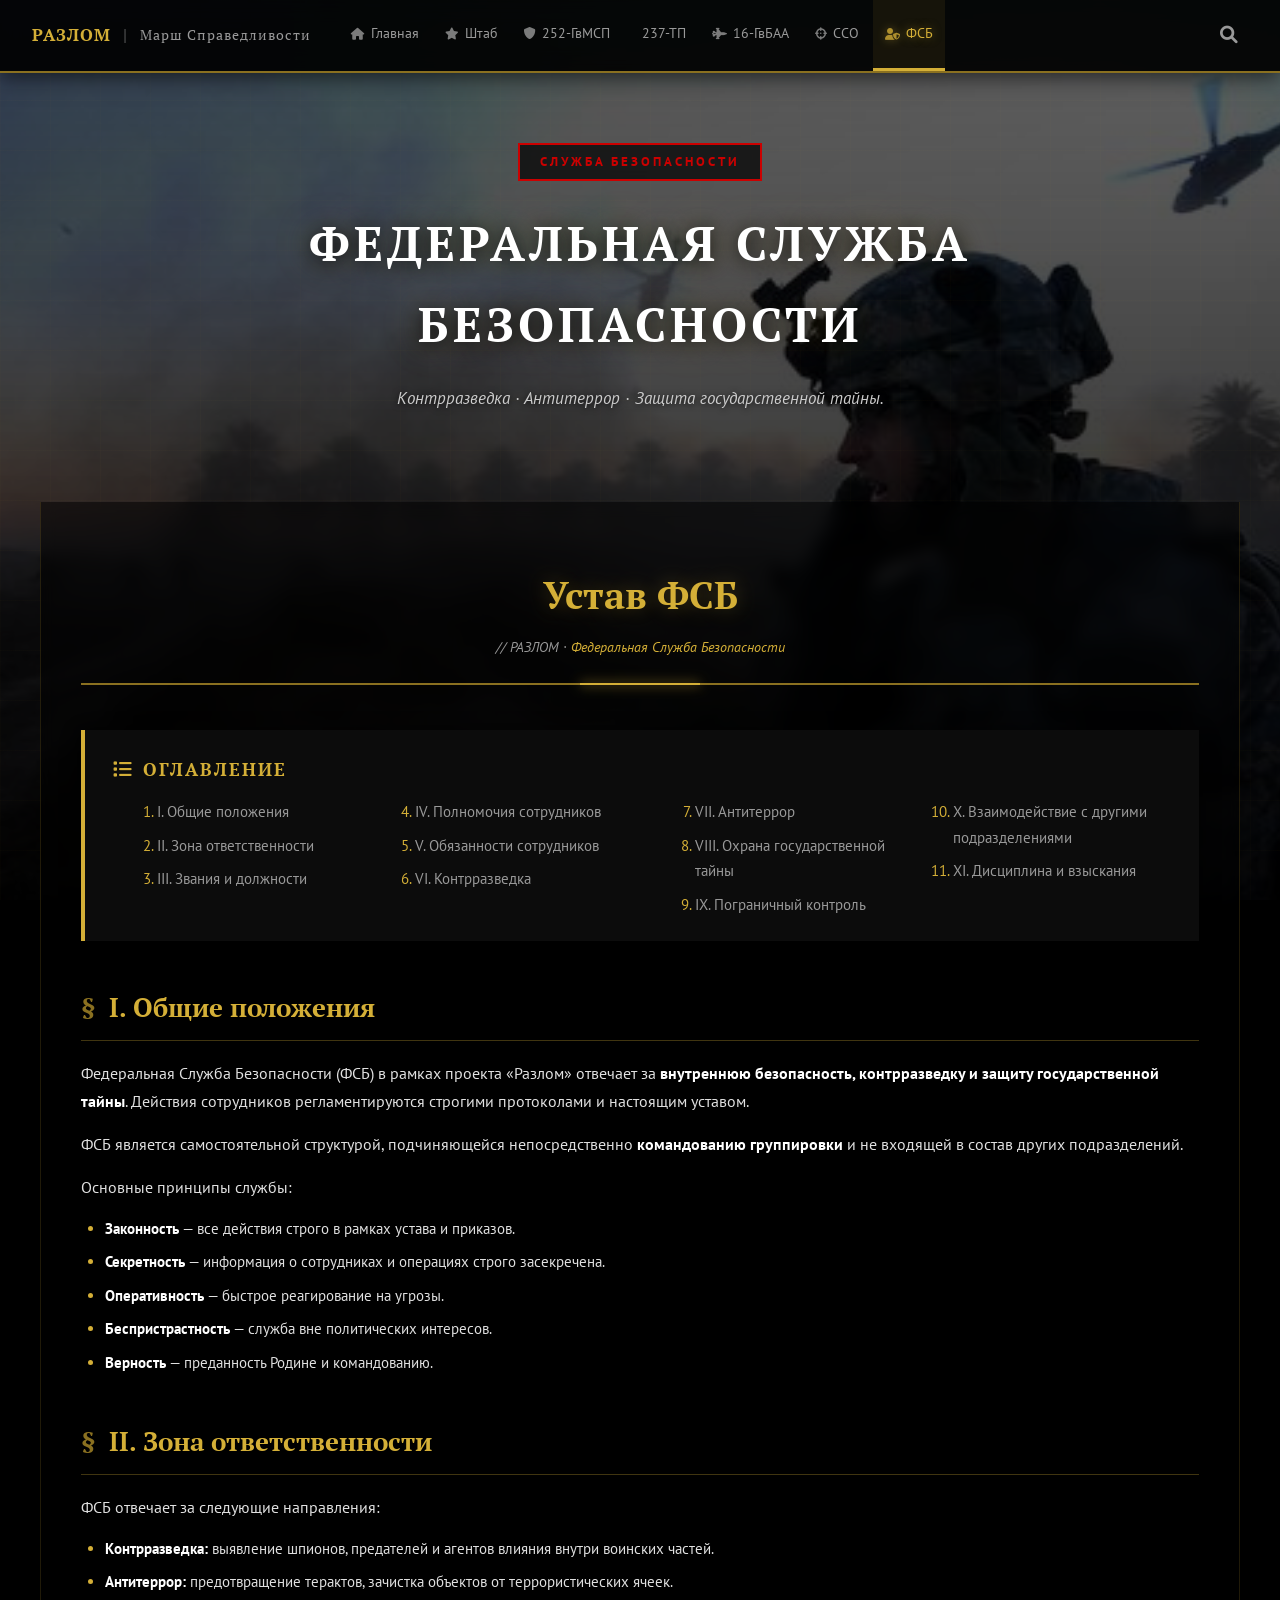
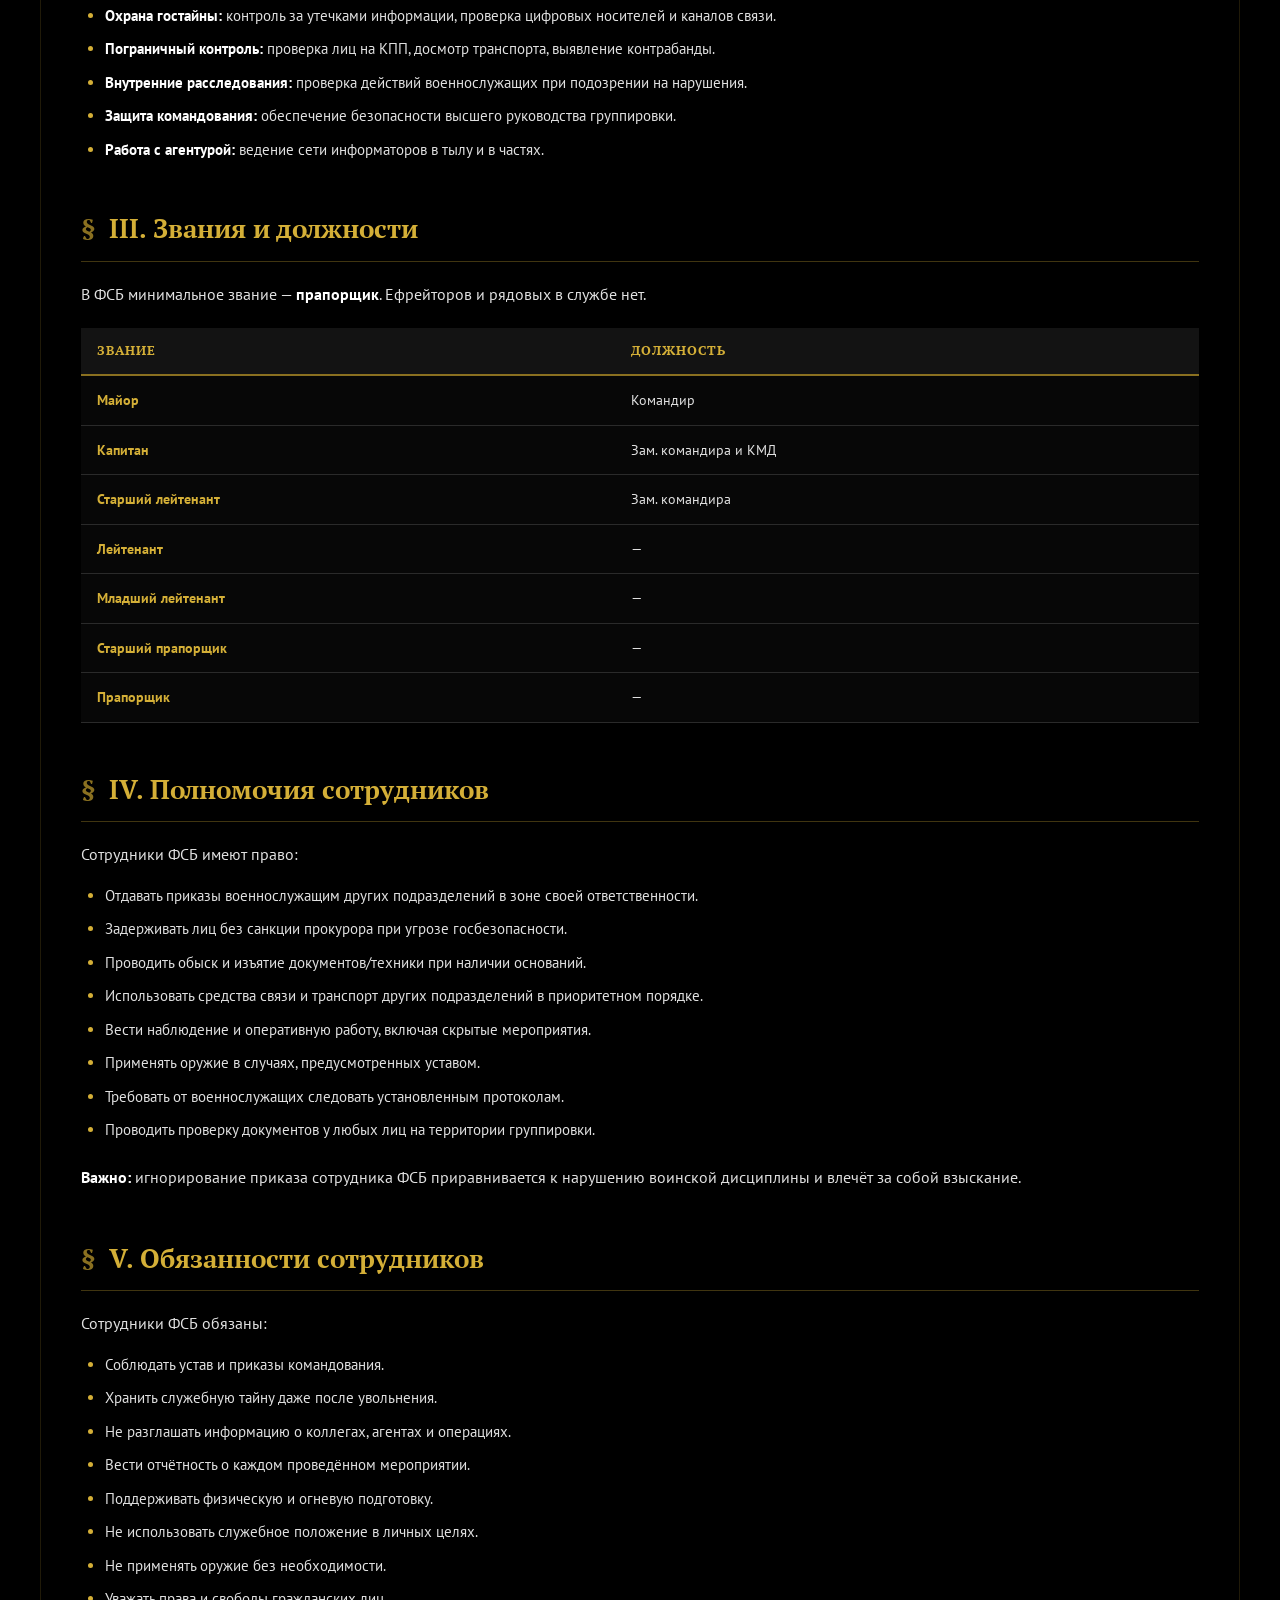
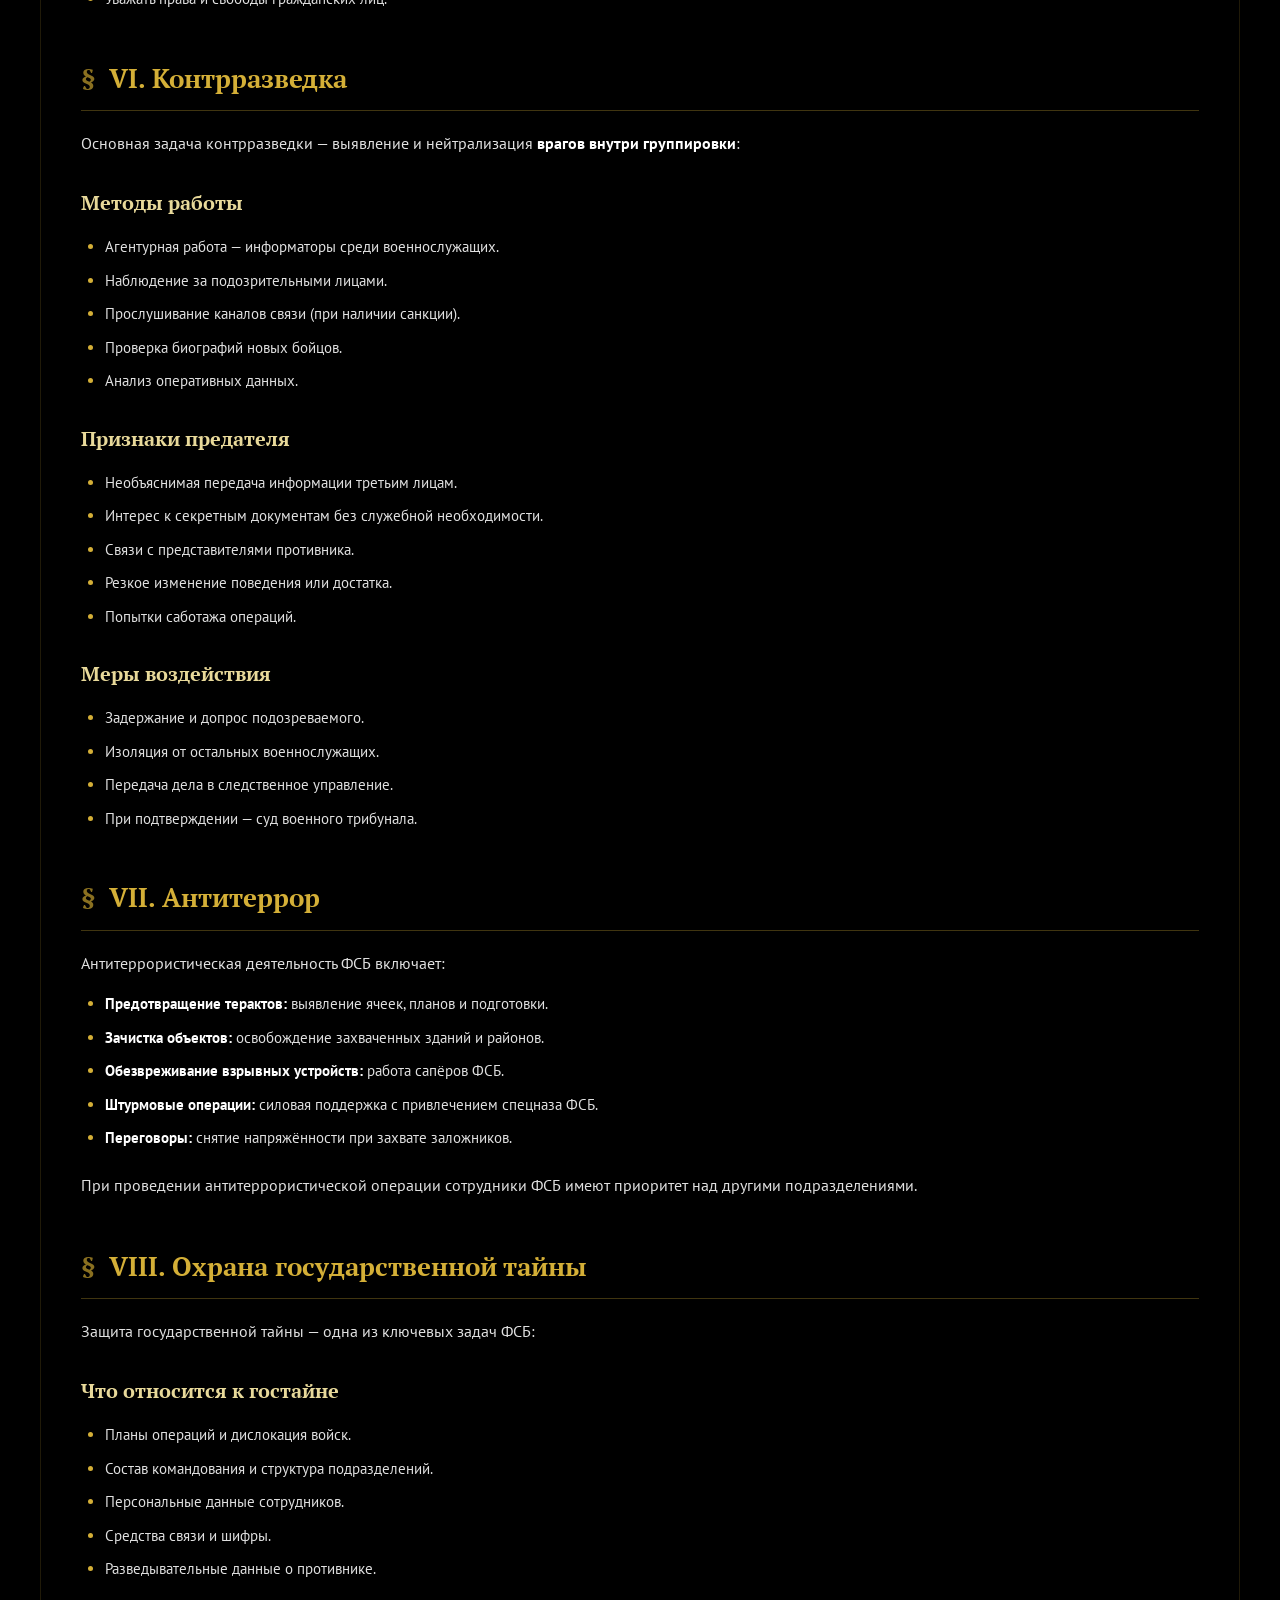
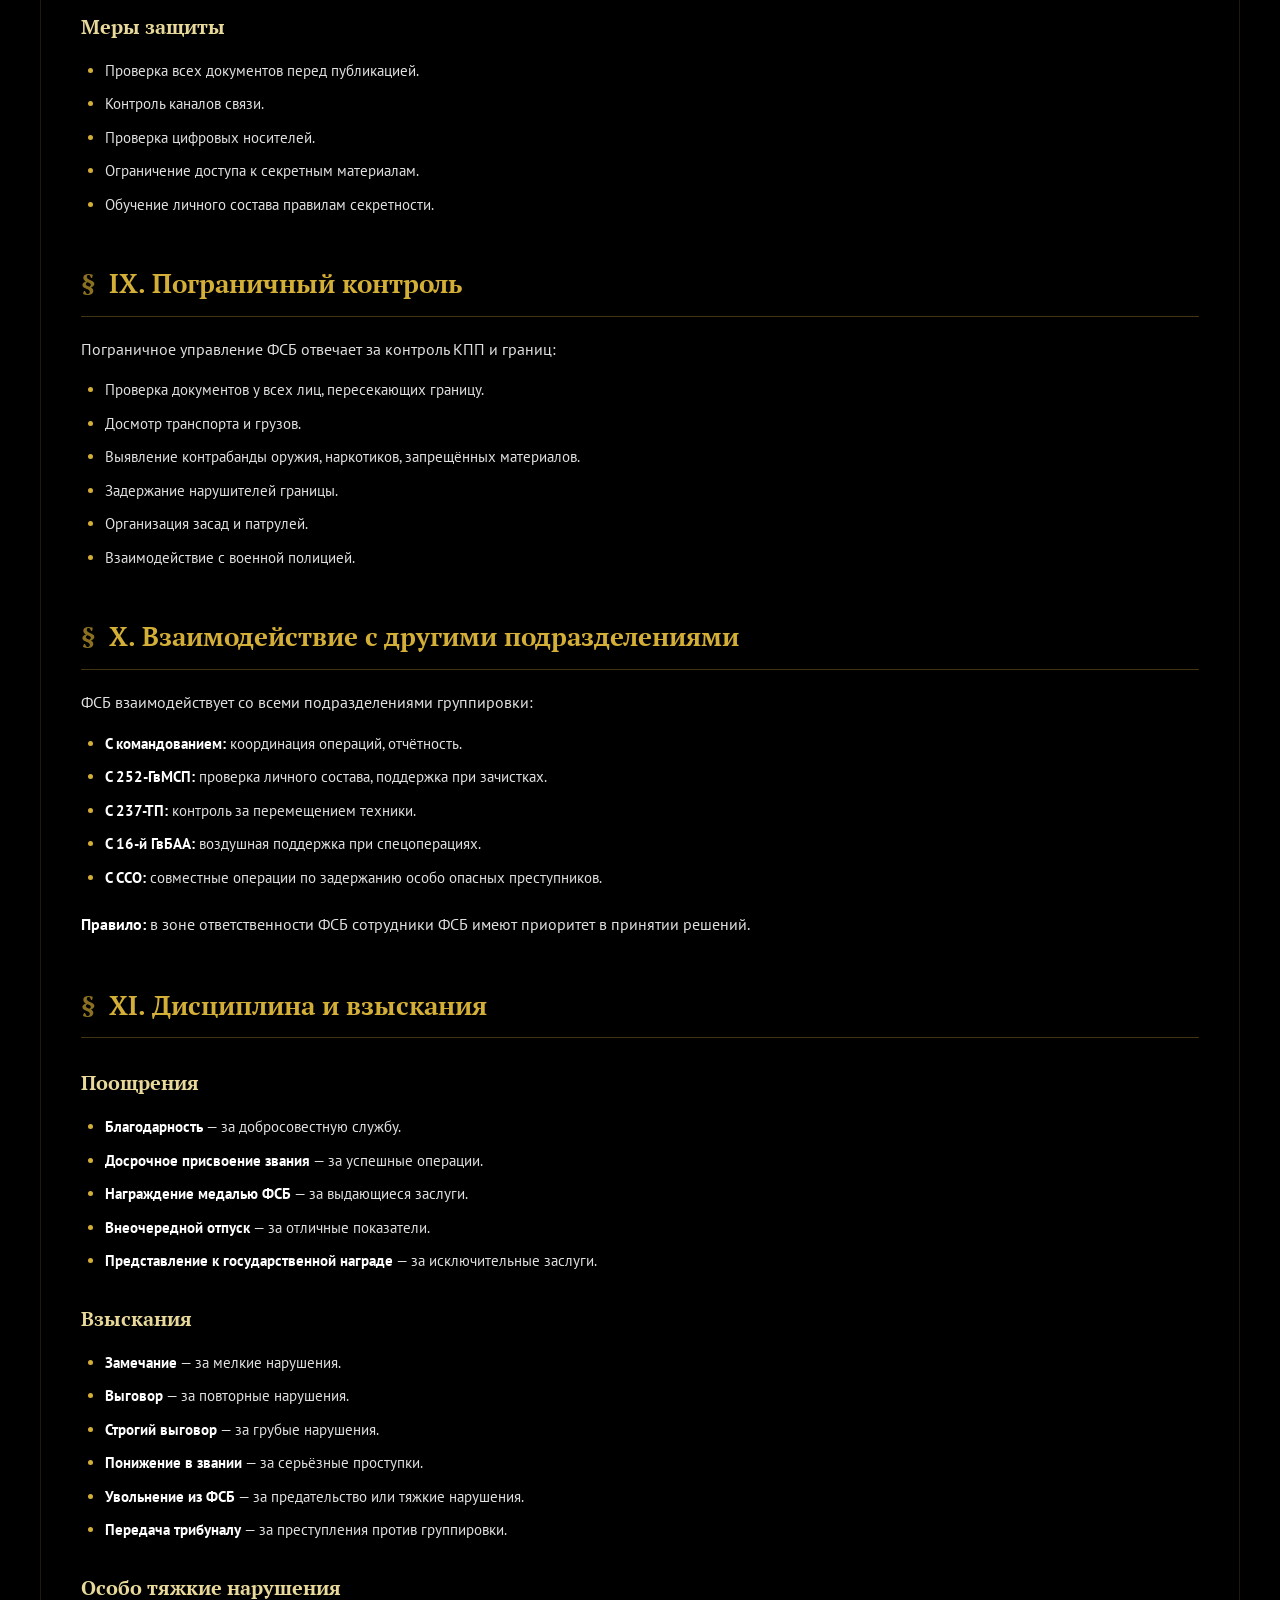
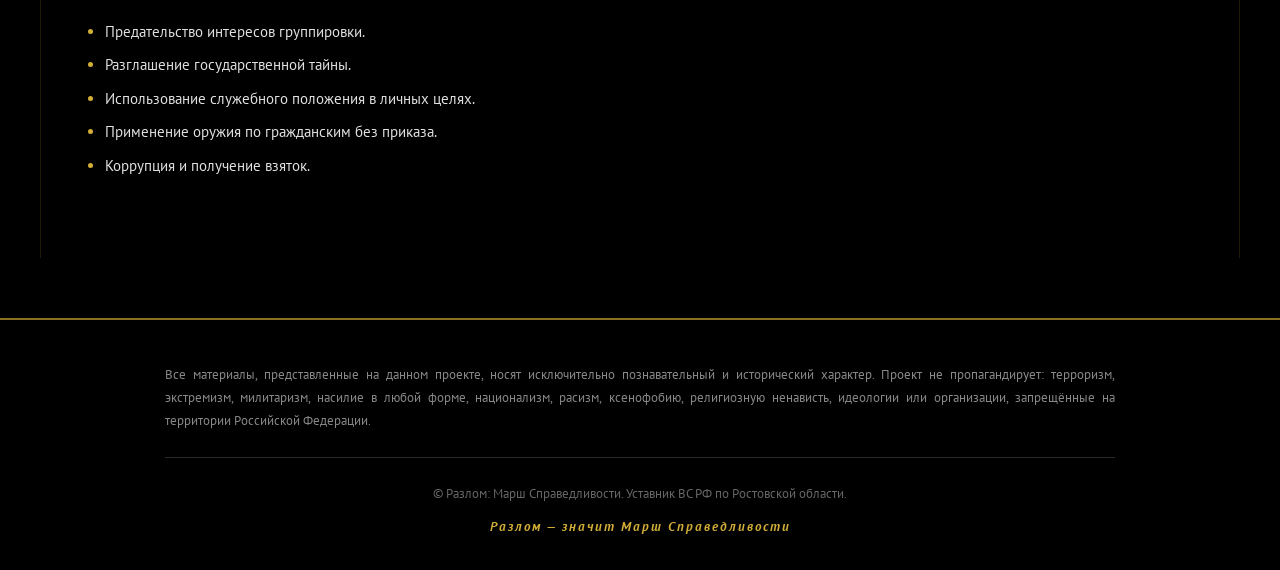
<file: fsb.html>
<!DOCTYPE html>
<html lang="ru">
<head>
    <meta charset="UTF-8" />
    <meta name="viewport" content="width=device-width, initial-scale=1.0"/>
    <title>ФСБ · Устав | Разлом: Марш Справедливости</title>
    <meta name="description" content="Устав Федеральной Службы Безопасности ВС РФ по Ростовской области." />
    <link rel="preconnect" href="https://fonts.googleapis.com" />
    <link rel="preconnect" href="https://fonts.gstatic.com" crossorigin />
    <link href="https://fonts.googleapis.com/css2?family=PT+Serif:wght@400;700&family=PT+Sans:wght@400;700&display=swap" rel="stylesheet" />
    <link rel="stylesheet" href="https://cdnjs.cloudflare.com/ajax/libs/font-awesome/6.0.0/css/all.min.css" />
    <link rel="stylesheet" href="style.css" />
</head>
<body style="background-image: url('images/ФСБ.png');">

<!-- ШАПКА -->
<div class="top-bar">
    <a class="top-brand" href="index.html">
        <span>РАЗЛОМ</span>
        <span class="brand-sep">|</span>
        <span class="brand-sub">Марш Справедливости</span>
    </a>
    <nav class="main-nav">
        <a class="nav-item" href="index.html"><i class="fas fa-home"></i> Главная</a>
        <a class="nav-item" href="hq.html"><i class="fas fa-star"></i> Штаб</a>
        <a class="nav-item" href="msp.html"><i class="fas fa-shield-alt"></i> 252-ГвМСП</a>
        <a class="nav-item" href="tp.html"><i class="fas fa-tank"></i> 237-ТП</a>
        <a class="nav-item" href="gvaa.html"><i class="fas fa-fighter-jet"></i> 16-ГвБАА</a>
        <a class="nav-item" href="sso.html"><i class="fas fa-crosshairs"></i> ССО</a>
        <a class="nav-item" href="fsb.html"><i class="fas fa-user-shield"></i> ФСБ</a>
    </nav>
    <button class="nav-search" aria-label="Поиск"><i class="fas fa-search"></i></button>
</div>

<!-- HERO -->
<div class="hero">
    <div class="hero-badge fsb">Служба безопасности</div>
    <h1>Федеральная Служба Безопасности</h1>
    <p class="hero-sub">Контрразведка · Антитеррор · Защита государственной тайны.</p>
</div>

<!-- КОНТЕНТ -->
<div class="content">

    <div class="content-header">
        <h1>Устав ФСБ</h1>
        <div class="breadcrumb">// РАЗЛОМ · <span>Федеральная Служба Безопасности</span></div>
    </div>

    <!-- ОГЛАВЛЕНИЕ -->
    <div class="toc">
        <div class="toc-title"><i class="fas fa-list"></i> Оглавление</div>
        <ol id="toc-auto"></ol>
    </div>

    <!-- I -->
    <h2 id="s1">I. Общие положения</h2>
    <p>Федеральная Служба Безопасности (ФСБ) в рамках проекта «Разлом» отвечает за <strong>внутреннюю безопасность, контрразведку и защиту государственной тайны</strong>. Действия сотрудников регламентируются строгими протоколами и настоящим уставом.</p>
    <p>ФСБ является самостоятельной структурой, подчиняющейся непосредственно <strong>командованию группировки</strong> и не входящей в состав других подразделений.</p>
    <p>Основные принципы службы:</p>
    <ul>
        <li><strong>Законность</strong> — все действия строго в рамках устава и приказов.</li>
        <li><strong>Секретность</strong> — информация о сотрудниках и операциях строго засекречена.</li>
        <li><strong>Оперативность</strong> — быстрое реагирование на угрозы.</li>
        <li><strong>Беспристрастность</strong> — служба вне политических интересов.</li>
        <li><strong>Верность</strong> — преданность Родине и командованию.</li>
    </ul>

    <!-- II -->
    <h2 id="s2">II. Зона ответственности</h2>
    <p>ФСБ отвечает за следующие направления:</p>
    <ul>
        <li><strong>Контрразведка:</strong> выявление шпионов, предателей и агентов влияния внутри воинских частей.</li>
        <li><strong>Антитеррор:</strong> предотвращение терактов, зачистка объектов от террористических ячеек.</li>
        <li><strong>Охрана гостайны:</strong> контроль за утечками информации, проверка цифровых носителей и каналов связи.</li>
        <li><strong>Пограничный контроль:</strong> проверка лиц на КПП, досмотр транспорта, выявление контрабанды.</li>
        <li><strong>Внутренние расследования:</strong> проверка действий военнослужащих при подозрении на нарушения.</li>
        <li><strong>Защита командования:</strong> обеспечение безопасности высшего руководства группировки.</li>
        <li><strong>Работа с агентурой:</strong> ведение сети информаторов в тылу и в частях.</li>
    </ul>

    <!-- III -->
    <h2 id="s3">III. Звания и должности</h2>
    <p>В ФСБ минимальное звание — <strong>прапорщик</strong>. Ефрейторов и рядовых в службе нет.</p>
    <table class="ranks-table">
        <thead>
            <tr>
                <th>Звание</th>
                <th>Должность</th>
            </tr>
        </thead>
        <tbody>
            <tr><td>Майор</td><td>Командир</td></tr>
            <tr><td>Капитан</td><td>Зам. командира и КМД</td></tr>
            <tr><td>Старший лейтенант</td><td>Зам. командира</td></tr>
            <tr><td>Лейтенант</td><td>—</td></tr>
            <tr><td>Младший лейтенант</td><td>—</td></tr>
            <tr><td>Старший прапорщик</td><td>—</td></tr>
            <tr><td>Прапорщик</td><td>—</td></tr>
        </tbody>
    </table>

    <!-- IV -->
    <h2 id="s4">IV. Полномочия сотрудников</h2>
    <p>Сотрудники ФСБ имеют право:</p>
    <ul>
        <li>Отдавать приказы военнослужащим других подразделений в зоне своей ответственности.</li>
        <li>Задерживать лиц без санкции прокурора при угрозе госбезопасности.</li>
        <li>Проводить обыск и изъятие документов/техники при наличии оснований.</li>
        <li>Использовать средства связи и транспорт других подразделений в приоритетном порядке.</li>
        <li>Вести наблюдение и оперативную работу, включая скрытые мероприятия.</li>
        <li>Применять оружие в случаях, предусмотренных уставом.</li>
        <li>Требовать от военнослужащих следовать установленным протоколам.</li>
        <li>Проводить проверку документов у любых лиц на территории группировки.</li>
    </ul>
    <p><strong>Важно:</strong> игнорирование приказа сотрудника ФСБ приравнивается к нарушению воинской дисциплины и влечёт за собой взыскание.</p>

    <!-- V -->
    <h2 id="s5">V. Обязанности сотрудников</h2>
    <p>Сотрудники ФСБ обязаны:</p>
    <ul>
        <li>Соблюдать устав и приказы командования.</li>
        <li>Хранить служебную тайну даже после увольнения.</li>
        <li>Не разглашать информацию о коллегах, агентах и операциях.</li>
        <li>Вести отчётность о каждом проведённом мероприятии.</li>
        <li>Поддерживать физическую и огневую подготовку.</li>
        <li>Не использовать служебное положение в личных целях.</li>
        <li>Не применять оружие без необходимости.</li>
        <li>Уважать права и свободы гражданских лиц.</li>
    </ul>

    <!-- VI -->
    <h2 id="s6">VI. Контрразведка</h2>
    <p>Основная задача контрразведки — выявление и нейтрализация <strong>врагов внутри группировки</strong>:</p>
    <h3>Методы работы</h3>
    <ul>
        <li>Агентурная работа — информаторы среди военнослужащих.</li>
        <li>Наблюдение за подозрительными лицами.</li>
        <li>Прослушивание каналов связи (при наличии санкции).</li>
        <li>Проверка биографий новых бойцов.</li>
        <li>Анализ оперативных данных.</li>
    </ul>
    <h3>Признаки предателя</h3>
    <ul>
        <li>Необъяснимая передача информации третьим лицам.</li>
        <li>Интерес к секретным документам без служебной необходимости.</li>
        <li>Связи с представителями противника.</li>
        <li>Резкое изменение поведения или достатка.</li>
        <li>Попытки саботажа операций.</li>
    </ul>
    <h3>Меры воздействия</h3>
    <ul>
        <li>Задержание и допрос подозреваемого.</li>
        <li>Изоляция от остальных военнослужащих.</li>
        <li>Передача дела в следственное управление.</li>
        <li>При подтверждении — суд военного трибунала.</li>
    </ul>

    <!-- VII -->
    <h2 id="s7">VII. Антитеррор</h2>
    <p>Антитеррористическая деятельность ФСБ включает:</p>
    <ul>
        <li><strong>Предотвращение терактов:</strong> выявление ячеек, планов и подготовки.</li>
        <li><strong>Зачистка объектов:</strong> освобождение захваченных зданий и районов.</li>
        <li><strong>Обезвреживание взрывных устройств:</strong> работа сапёров ФСБ.</li>
        <li><strong>Штурмовые операции:</strong> силовая поддержка с привлечением спецназа ФСБ.</li>
        <li><strong>Переговоры:</strong> снятие напряжённости при захвате заложников.</li>
    </ul>
    <p>При проведении антитеррористической операции сотрудники ФСБ имеют приоритет над другими подразделениями.</p>

    <!-- VIII -->
    <h2 id="s8">VIII. Охрана государственной тайны</h2>
    <p>Защита государственной тайны — одна из ключевых задач ФСБ:</p>
    <h3>Что относится к гостайне</h3>
    <ul>
        <li>Планы операций и дислокация войск.</li>
        <li>Состав командования и структура подразделений.</li>
        <li>Персональные данные сотрудников.</li>
        <li>Средства связи и шифры.</li>
        <li>Разведывательные данные о противнике.</li>
    </ul>
    <h3>Меры защиты</h3>
    <ul>
        <li>Проверка всех документов перед публикацией.</li>
        <li>Контроль каналов связи.</li>
        <li>Проверка цифровых носителей.</li>
        <li>Ограничение доступа к секретным материалам.</li>
        <li>Обучение личного состава правилам секретности.</li>
    </ul>

    <!-- IX -->
    <h2 id="s9">IX. Пограничный контроль</h2>
    <p>Пограничное управление ФСБ отвечает за контроль КПП и границ:</p>
    <ul>
        <li>Проверка документов у всех лиц, пересекающих границу.</li>
        <li>Досмотр транспорта и грузов.</li>
        <li>Выявление контрабанды оружия, наркотиков, запрещённых материалов.</li>
        <li>Задержание нарушителей границы.</li>
        <li>Организация засад и патрулей.</li>
        <li>Взаимодействие с военной полицией.</li>
    </ul>

    <!-- X -->
    <h2 id="s10">X. Взаимодействие с другими подразделениями</h2>
    <p>ФСБ взаимодействует со всеми подразделениями группировки:</p>
    <ul>
        <li><strong>С командованием:</strong> координация операций, отчётность.</li>
        <li><strong>С 252-ГвМСП:</strong> проверка личного состава, поддержка при зачистках.</li>
        <li><strong>С 237-ТП:</strong> контроль за перемещением техники.</li>
        <li><strong>С 16-й ГвБАА:</strong> воздушная поддержка при спецоперациях.</li>
        <li><strong>С ССО:</strong> совместные операции по задержанию особо опасных преступников.</li>
    </ul>
    <p><strong>Правило:</strong> в зоне ответственности ФСБ сотрудники ФСБ имеют приоритет в принятии решений.</p>

    <!-- XI -->
    <h2 id="s11">XI. Дисциплина и взыскания</h2>
    <h3>Поощрения</h3>
    <ul>
        <li><strong>Благодарность</strong> — за добросовестную службу.</li>
        <li><strong>Досрочное присвоение звания</strong> — за успешные операции.</li>
        <li><strong>Награждение медалью ФСБ</strong> — за выдающиеся заслуги.</li>
        <li><strong>Внеочередной отпуск</strong> — за отличные показатели.</li>
        <li><strong>Представление к государственной награде</strong> — за исключительные заслуги.</li>
    </ul>
    <h3>Взыскания</h3>
    <ul>
        <li><strong>Замечание</strong> — за мелкие нарушения.</li>
        <li><strong>Выговор</strong> — за повторные нарушения.</li>
        <li><strong>Строгий выговор</strong> — за грубые нарушения.</li>
        <li><strong>Понижение в звании</strong> — за серьёзные проступки.</li>
        <li><strong>Увольнение из ФСБ</strong> — за предательство или тяжкие нарушения.</li>
        <li><strong>Передача трибуналу</strong> — за преступления против группировки.</li>
    </ul>
    <h3>Особо тяжкие нарушения</h3>
    <ul>
        <li>Предательство интересов группировки.</li>
        <li>Разглашение государственной тайны.</li>
        <li>Использование служебного положения в личных целях.</li>
        <li>Применение оружия по гражданским без приказа.</li>
        <li>Коррупция и получение взяток.</li>
    </ul>

</div>

<!-- ФУТЕР -->
<footer>
    <div class="disclaimer-text">
        Все материалы, представленные на данном проекте, носят исключительно познавательный и исторический характер. Проект не пропагандирует: терроризм, экстремизм, милитаризм, насилие в любой форме, национализм, расизм, ксенофобию, религиозную ненависть, идеологии или организации, запрещённые на территории Российской Федерации.
    </div>
    <div class="footer-bottom">
        <div>© Разлом: Марш Справедливости. Уставник ВС РФ по Ростовской области.</div>
        <div class="slogan">Разлом — значит Марш Справедливости</div>
    </div>
</footer>

<script src="script.js"></script>
</body>
</html>
</file>
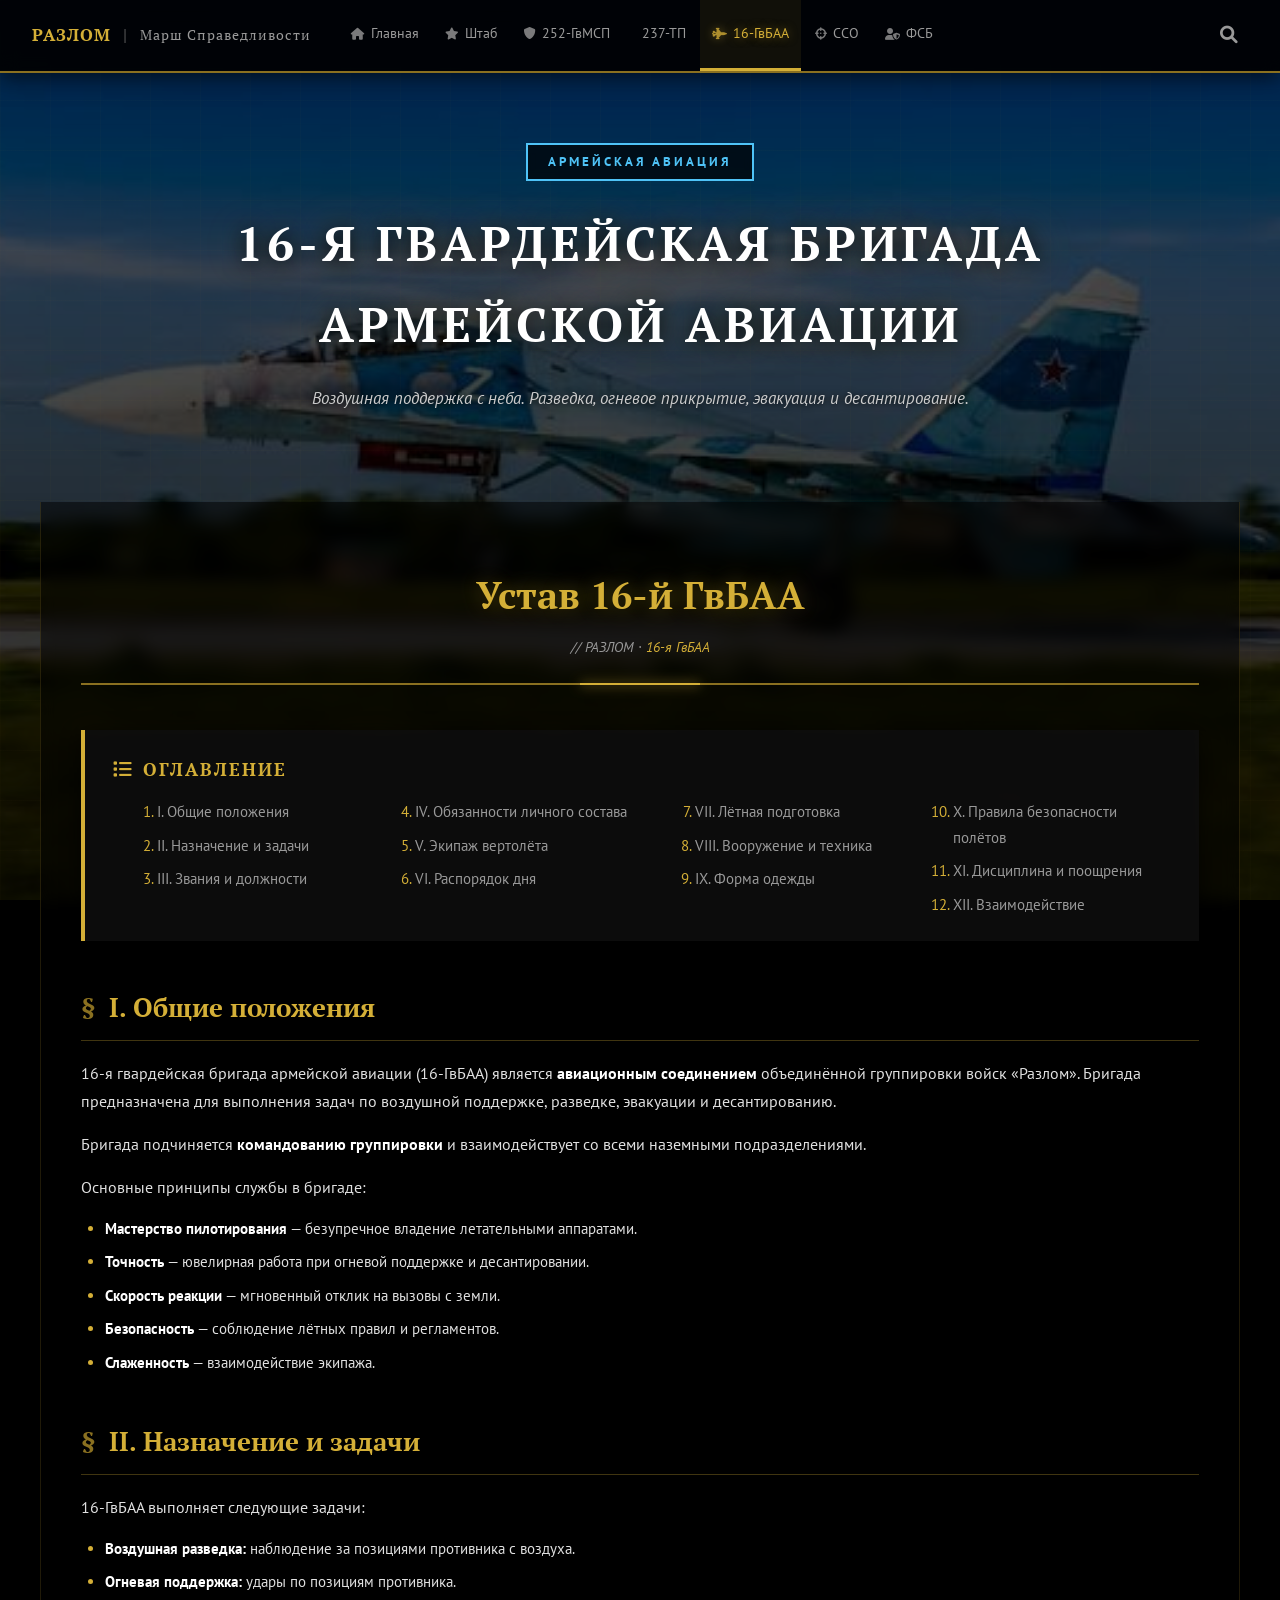
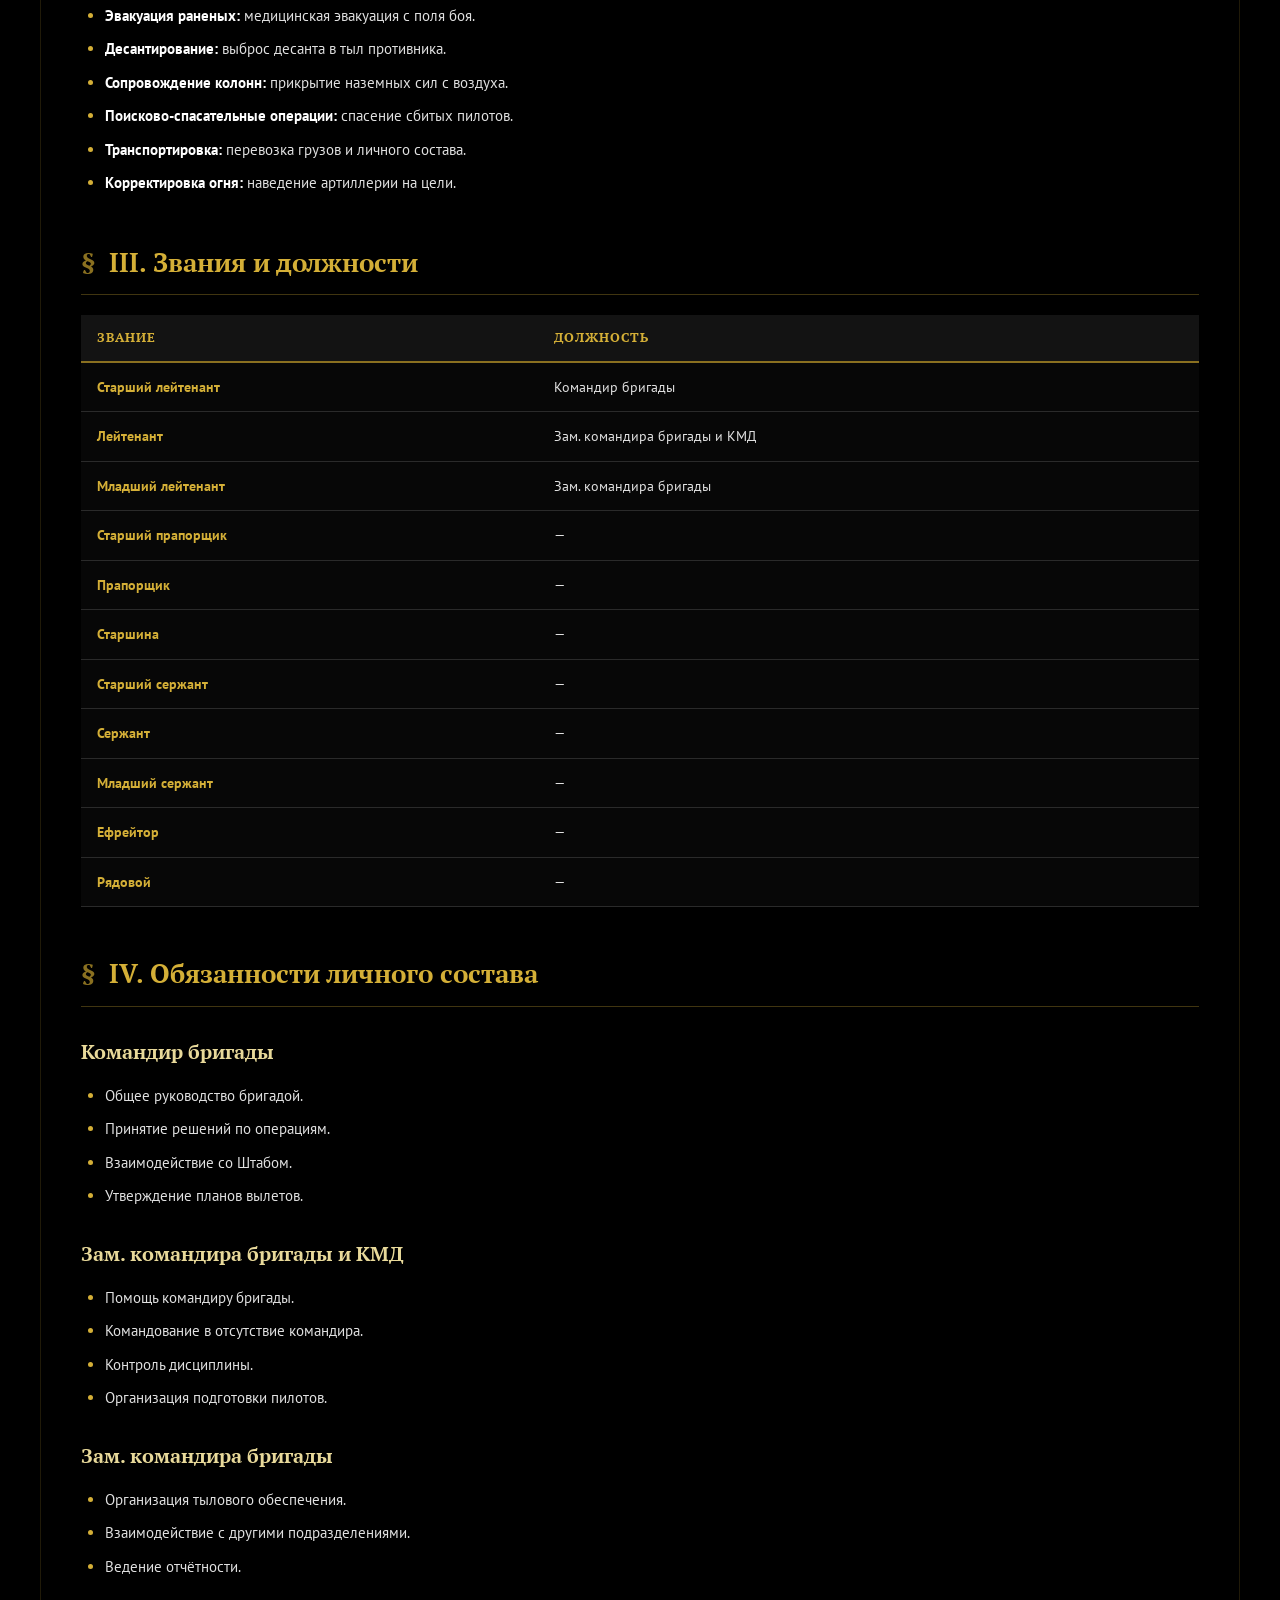
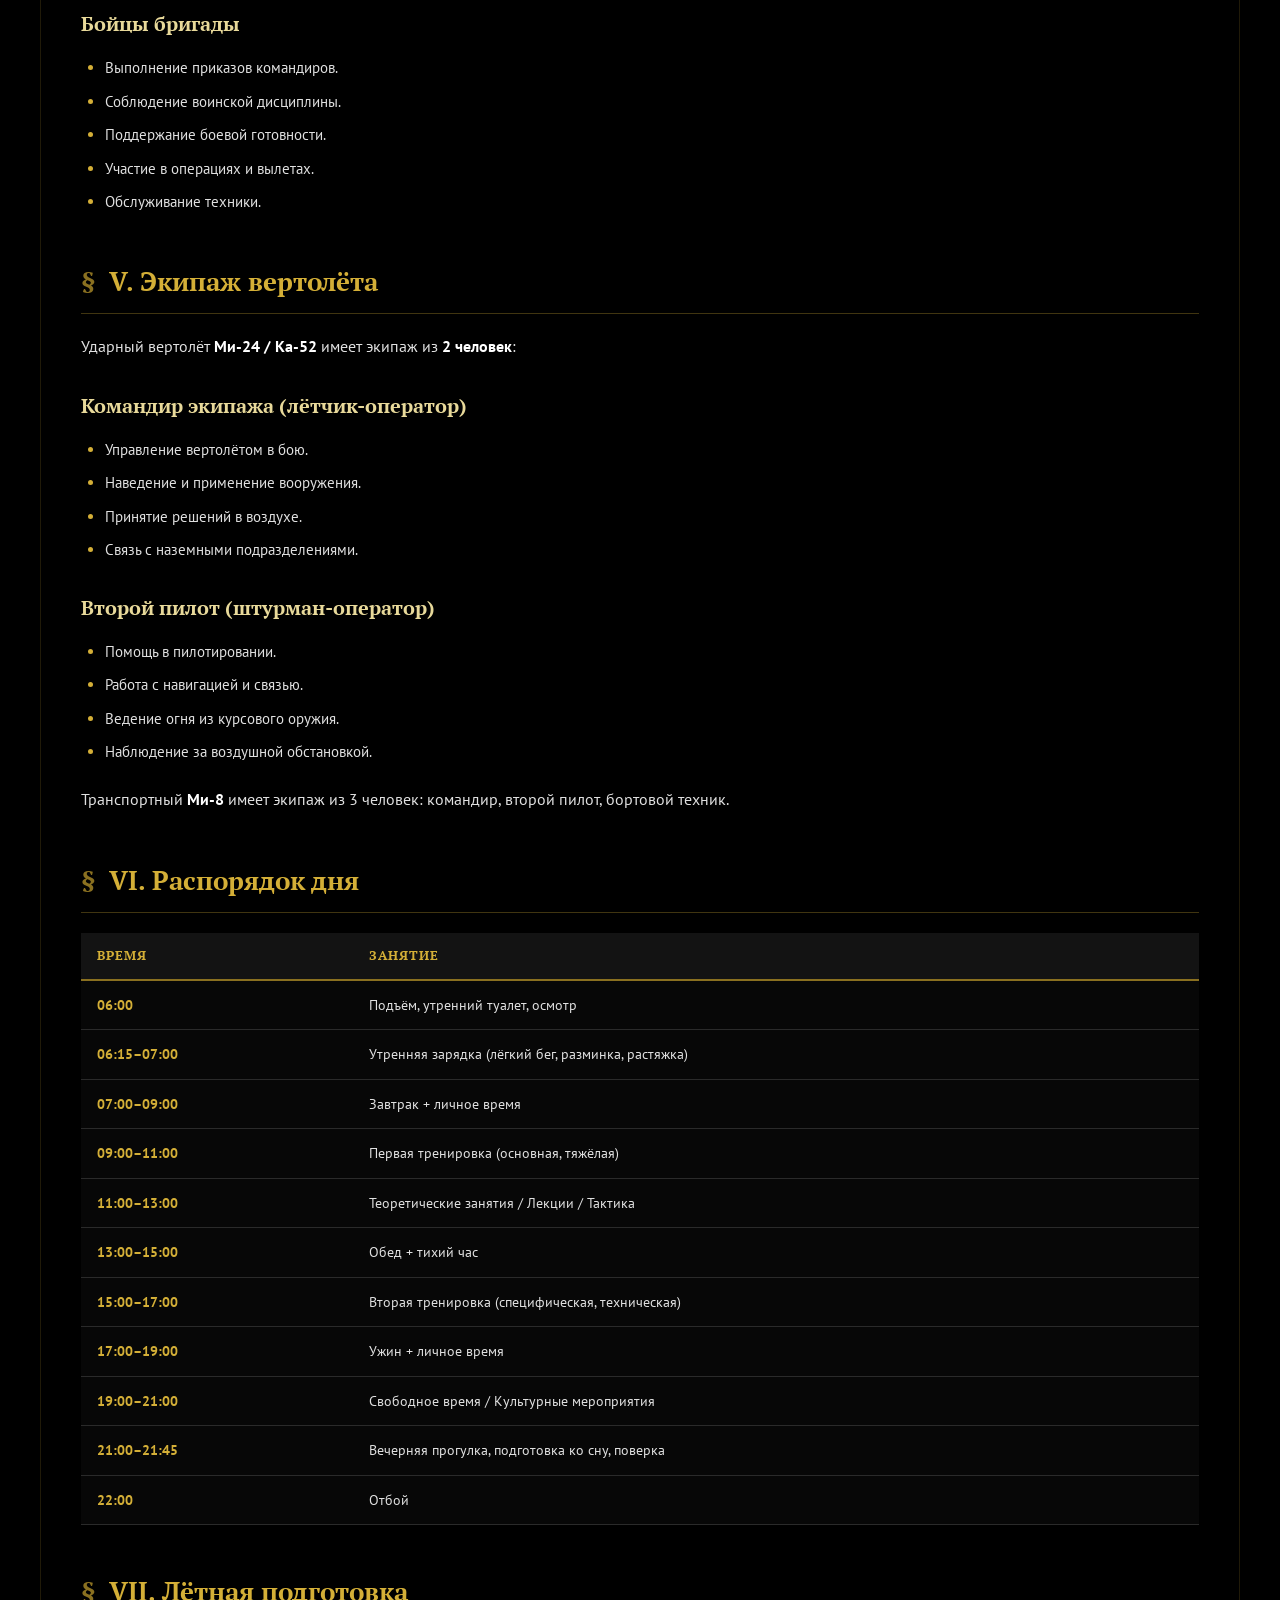
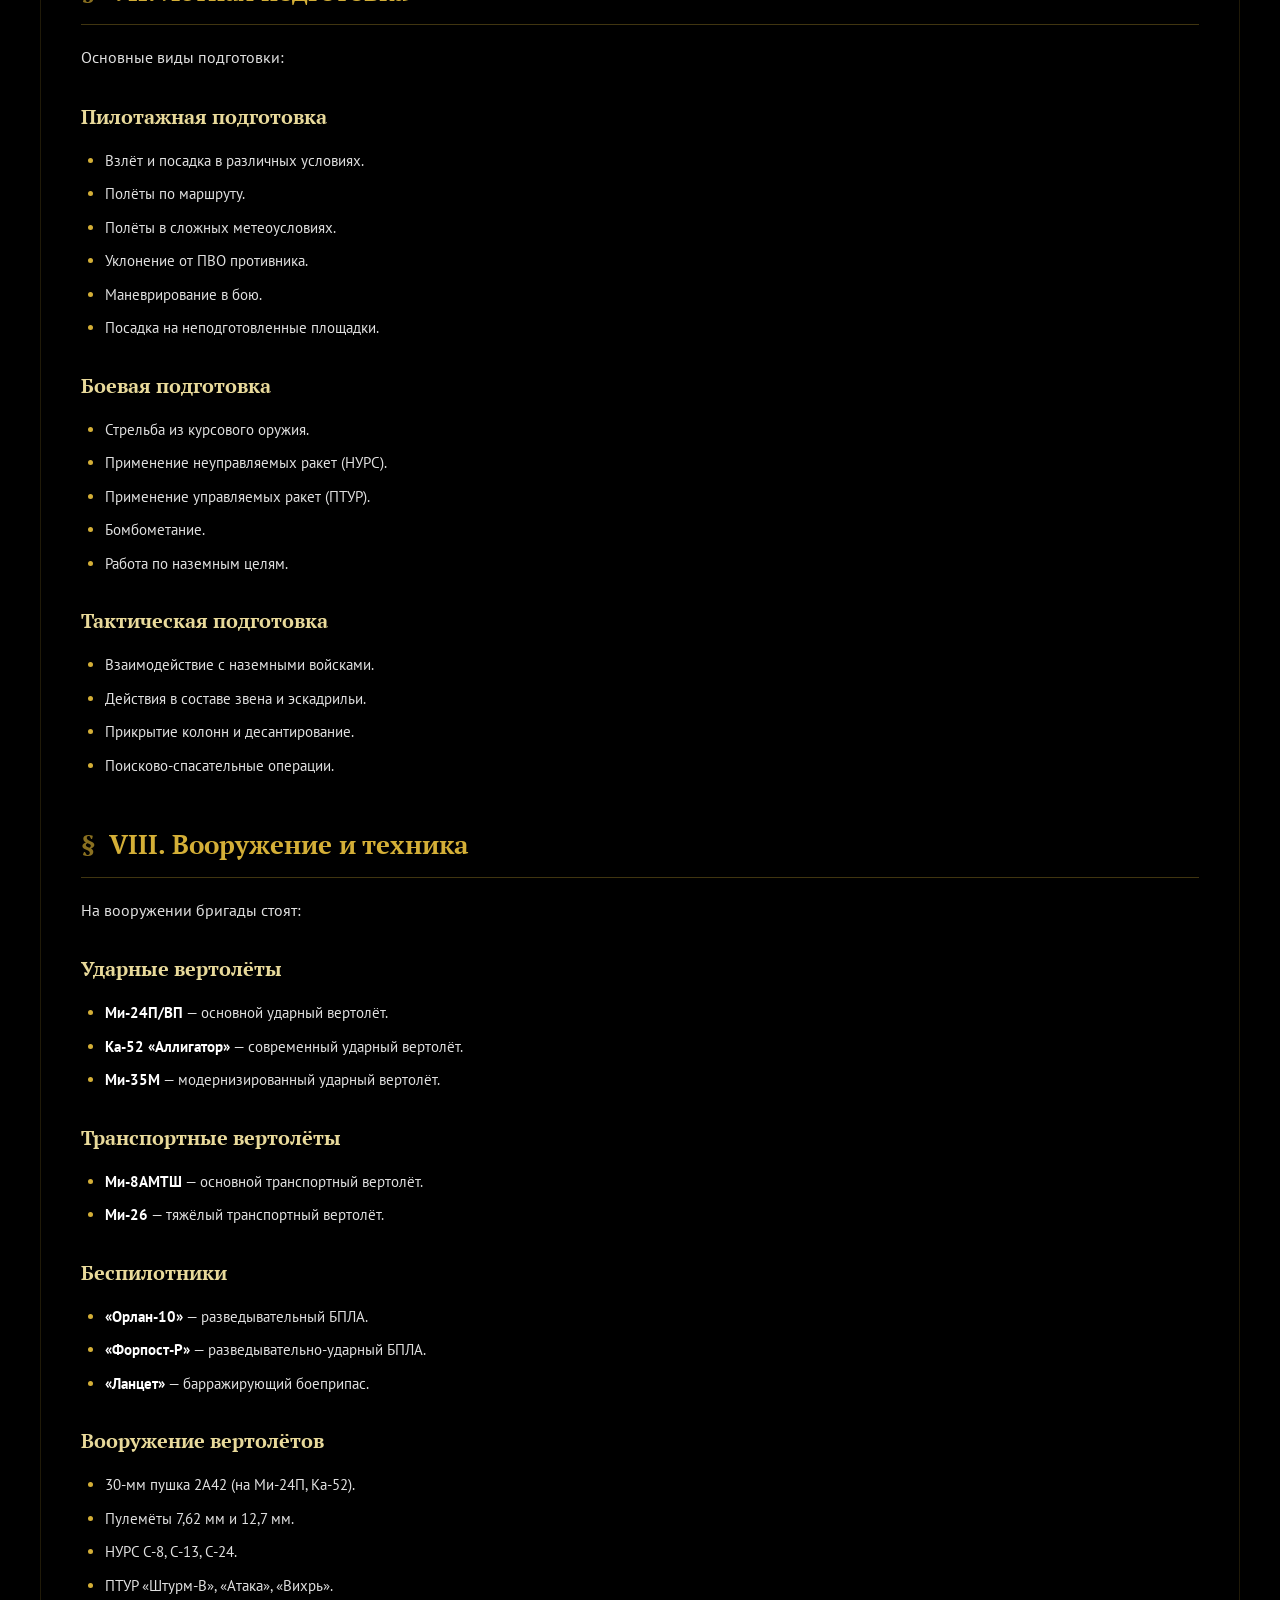
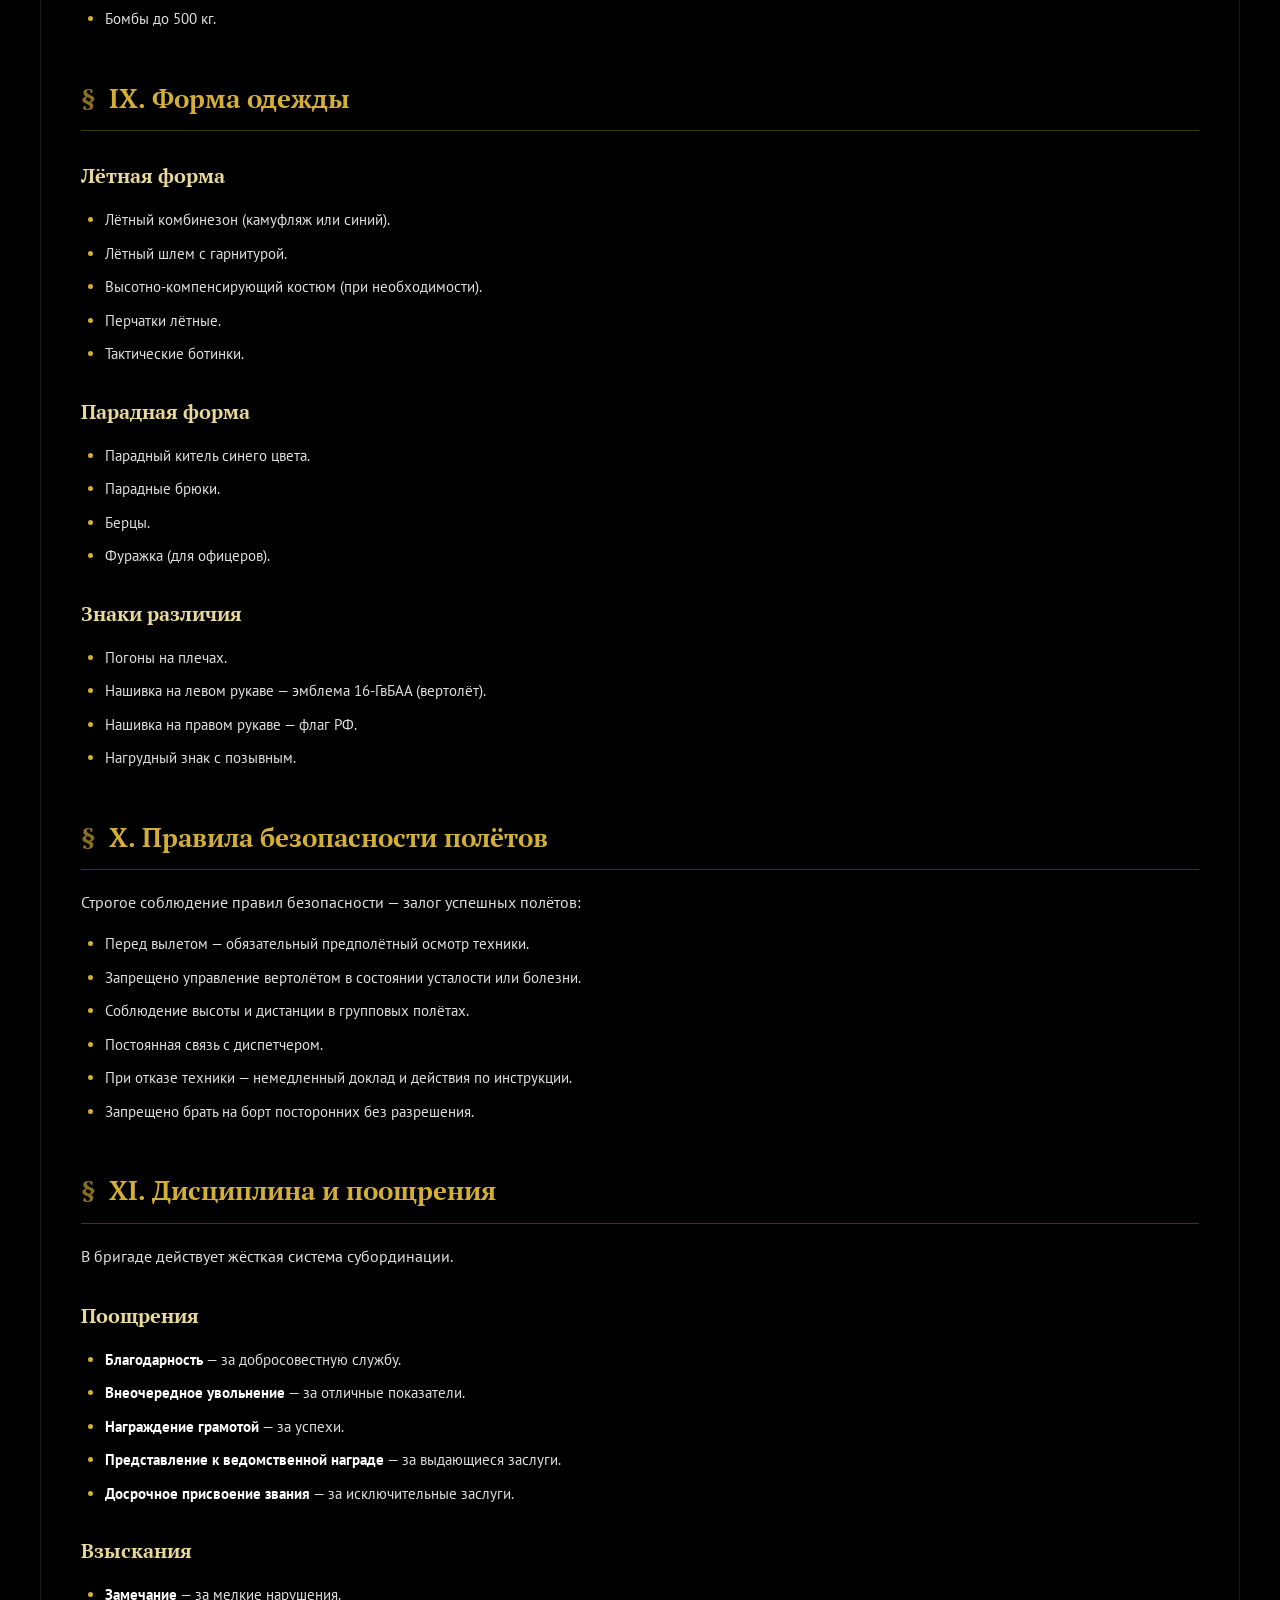
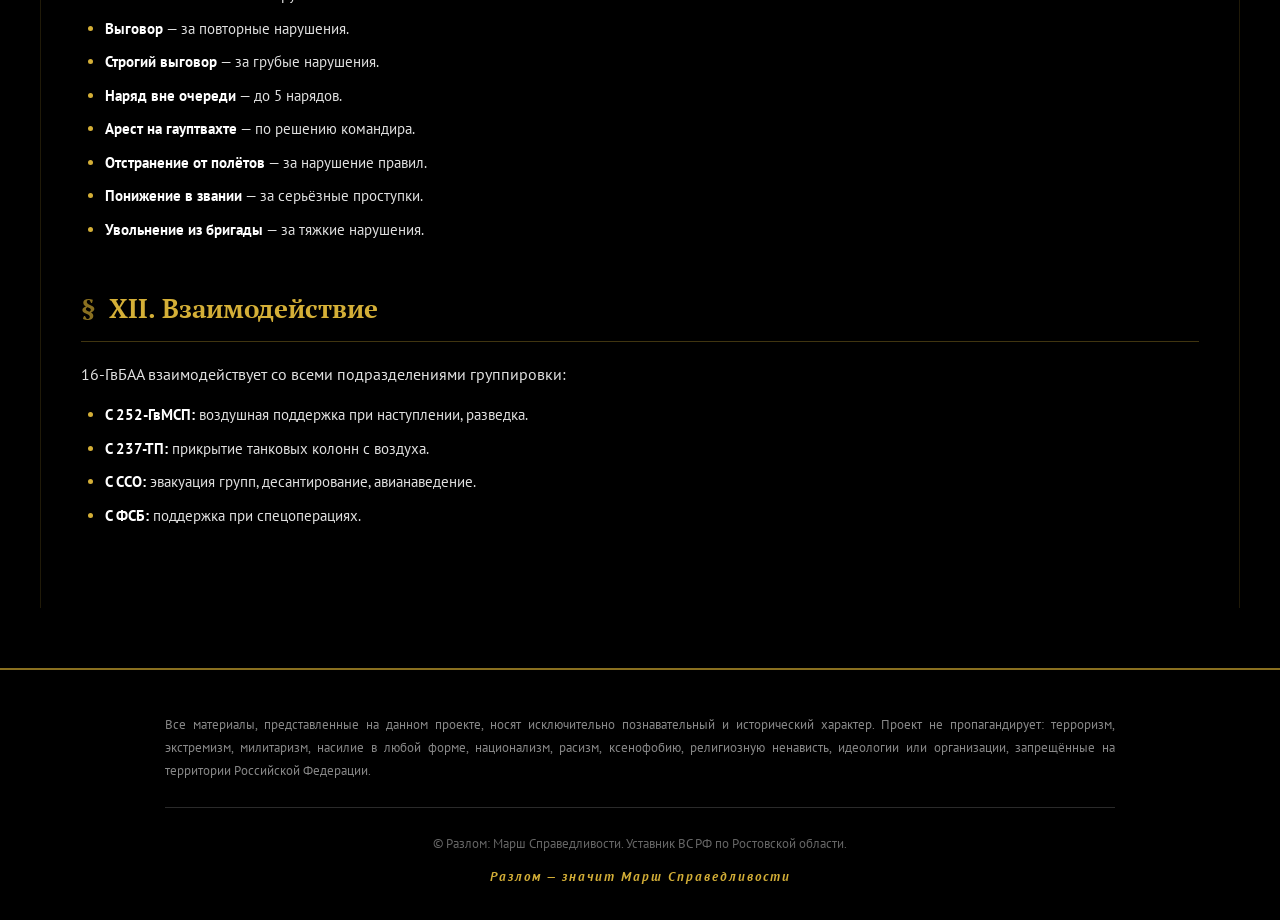
<file: gvaa.html>
<!DOCTYPE html>
<html lang="ru">
<head>
    <meta charset="UTF-8" />
    <meta name="viewport" content="width=device-width, initial-scale=1.0"/>
    <title>16-я ГвБАА · Устав | Разлом: Марш Справедливости</title>
    <meta name="description" content="Устав 16-й гвардейской бригады армейской авиации ВС РФ по Ростовской области." />
    <link rel="preconnect" href="https://fonts.googleapis.com" />
    <link rel="preconnect" href="https://fonts.gstatic.com" crossorigin />
    <link href="https://fonts.googleapis.com/css2?family=PT+Serif:wght@400;700&family=PT+Sans:wght@400;700&display=swap" rel="stylesheet" />
    <link rel="stylesheet" href="https://cdnjs.cloudflare.com/ajax/libs/font-awesome/6.0.0/css/all.min.css" />
    <link rel="stylesheet" href="style.css" />
</head>
<body style="background-image: url('images/Авиация.png');">

<!-- ШАПКА -->
<div class="top-bar">
    <a class="top-brand" href="index.html">
        <span>РАЗЛОМ</span>
        <span class="brand-sep">|</span>
        <span class="brand-sub">Марш Справедливости</span>
    </a>
    <nav class="main-nav">
        <a class="nav-item" href="index.html"><i class="fas fa-home"></i> Главная</a>
        <a class="nav-item" href="hq.html"><i class="fas fa-star"></i> Штаб</a>
        <a class="nav-item" href="msp.html"><i class="fas fa-shield-alt"></i> 252-ГвМСП</a>
        <a class="nav-item" href="tp.html"><i class="fas fa-tank"></i> 237-ТП</a>
        <a class="nav-item" href="gvaa.html"><i class="fas fa-fighter-jet"></i> 16-ГвБАА</a>
        <a class="nav-item" href="sso.html"><i class="fas fa-crosshairs"></i> ССО</a>
        <a class="nav-item" href="fsb.html"><i class="fas fa-user-shield"></i> ФСБ</a>
    </nav>
    <button class="nav-search" aria-label="Поиск"><i class="fas fa-search"></i></button>
</div>

<!-- HERO -->
<div class="hero">
    <div class="hero-badge gvaa">Армейская авиация</div>
    <h1>16-я Гвардейская Бригада Армейской Авиации</h1>
    <p class="hero-sub">Воздушная поддержка с неба. Разведка, огневое прикрытие, эвакуация и десантирование.</p>
</div>

<!-- КОНТЕНТ -->
<div class="content">

    <div class="content-header">
        <h1>Устав 16-й ГвБАА</h1>
        <div class="breadcrumb">// РАЗЛОМ · <span>16-я ГвБАА</span></div>
    </div>

    <!-- ОГЛАВЛЕНИЕ -->
    <div class="toc">
        <div class="toc-title"><i class="fas fa-list"></i> Оглавление</div>
        <ol id="toc-auto"></ol>
    </div>

    <!-- I -->
    <h2 id="s1">I. Общие положения</h2>
    <p>16-я гвардейская бригада армейской авиации (16-ГвБАА) является <strong>авиационным соединением</strong> объединённой группировки войск «Разлом». Бригада предназначена для выполнения задач по воздушной поддержке, разведке, эвакуации и десантированию.</p>
    <p>Бригада подчиняется <strong>командованию группировки</strong> и взаимодействует со всеми наземными подразделениями.</p>
    <p>Основные принципы службы в бригаде:</p>
    <ul>
        <li><strong>Мастерство пилотирования</strong> — безупречное владение летательными аппаратами.</li>
        <li><strong>Точность</strong> — ювелирная работа при огневой поддержке и десантировании.</li>
        <li><strong>Скорость реакции</strong> — мгновенный отклик на вызовы с земли.</li>
        <li><strong>Безопасность</strong> — соблюдение лётных правил и регламентов.</li>
        <li><strong>Слаженность</strong> — взаимодействие экипажа.</li>
    </ul>

    <!-- II -->
    <h2 id="s2">II. Назначение и задачи</h2>
    <p>16-ГвБАА выполняет следующие задачи:</p>
    <ul>
        <li><strong>Воздушная разведка:</strong> наблюдение за позициями противника с воздуха.</li>
        <li><strong>Огневая поддержка:</strong> удары по позициям противника.</li>
        <li><strong>Эвакуация раненых:</strong> медицинская эвакуация с поля боя.</li>
        <li><strong>Десантирование:</strong> выброс десанта в тыл противника.</li>
        <li><strong>Сопровождение колонн:</strong> прикрытие наземных сил с воздуха.</li>
        <li><strong>Поисково-спасательные операции:</strong> спасение сбитых пилотов.</li>
        <li><strong>Транспортировка:</strong> перевозка грузов и личного состава.</li>
        <li><strong>Корректировка огня:</strong> наведение артиллерии на цели.</li>
    </ul>

    <!-- III -->
    <h2 id="s3">III. Звания и должности</h2>
    <table class="ranks-table">
        <thead>
            <tr>
                <th>Звание</th>
                <th>Должность</th>
            </tr>
        </thead>
        <tbody>
            <tr><td>Старший лейтенант</td><td>Командир бригады</td></tr>
            <tr><td>Лейтенант</td><td>Зам. командира бригады и КМД</td></tr>
            <tr><td>Младший лейтенант</td><td>Зам. командира бригады</td></tr>
            <tr><td>Старший прапорщик</td><td>—</td></tr>
            <tr><td>Прапорщик</td><td>—</td></tr>
            <tr><td>Старшина</td><td>—</td></tr>
            <tr><td>Старший сержант</td><td>—</td></tr>
            <tr><td>Сержант</td><td>—</td></tr>
            <tr><td>Младший сержант</td><td>—</td></tr>
            <tr><td>Ефрейтор</td><td>—</td></tr>
            <tr><td>Рядовой</td><td>—</td></tr>
        </tbody>
    </table>

    <!-- IV -->
    <h2 id="s4">IV. Обязанности личного состава</h2>
    <h3>Командир бригады</h3>
    <ul>
        <li>Общее руководство бригадой.</li>
        <li>Принятие решений по операциям.</li>
        <li>Взаимодействие со Штабом.</li>
        <li>Утверждение планов вылетов.</li>
    </ul>
    <h3>Зам. командира бригады и КМД</h3>
    <ul>
        <li>Помощь командиру бригады.</li>
        <li>Командование в отсутствие командира.</li>
        <li>Контроль дисциплины.</li>
        <li>Организация подготовки пилотов.</li>
    </ul>
    <h3>Зам. командира бригады</h3>
    <ul>
        <li>Организация тылового обеспечения.</li>
        <li>Взаимодействие с другими подразделениями.</li>
        <li>Ведение отчётности.</li>
    </ul>
    <h3>Бойцы бригады</h3>
    <ul>
        <li>Выполнение приказов командиров.</li>
        <li>Соблюдение воинской дисциплины.</li>
        <li>Поддержание боевой готовности.</li>
        <li>Участие в операциях и вылетах.</li>
        <li>Обслуживание техники.</li>
    </ul>

    <!-- V -->
    <h2 id="s5">V. Экипаж вертолёта</h2>
    <p>Ударный вертолёт <strong>Ми-24 / Ка-52</strong> имеет экипаж из <strong>2 человек</strong>:</p>
    <h3>Командир экипажа (лётчик-оператор)</h3>
    <ul>
        <li>Управление вертолётом в бою.</li>
        <li>Наведение и применение вооружения.</li>
        <li>Принятие решений в воздухе.</li>
        <li>Связь с наземными подразделениями.</li>
    </ul>
    <h3>Второй пилот (штурман-оператор)</h3>
    <ul>
        <li>Помощь в пилотировании.</li>
        <li>Работа с навигацией и связью.</li>
        <li>Ведение огня из курсового оружия.</li>
        <li>Наблюдение за воздушной обстановкой.</li>
    </ul>
    <p>Транспортный <strong>Ми-8</strong> имеет экипаж из 3 человек: командир, второй пилот, бортовой техник.</p>

    <!-- VI -->
    <h2 id="s6">VI. Распорядок дня</h2>
    <table class="ranks-table">
        <thead>
            <tr>
                <th>Время</th>
                <th>Занятие</th>
            </tr>
        </thead>
        <tbody>
            <tr><td>06:00</td><td>Подъём, утренний туалет, осмотр</td></tr>
            <tr><td>06:15–07:00</td><td>Утренняя зарядка (лёгкий бег, разминка, растяжка)</td></tr>
            <tr><td>07:00–09:00</td><td>Завтрак + личное время</td></tr>
            <tr><td>09:00–11:00</td><td>Первая тренировка (основная, тяжёлая)</td></tr>
            <tr><td>11:00–13:00</td><td>Теоретические занятия / Лекции / Тактика</td></tr>
            <tr><td>13:00–15:00</td><td>Обед + тихий час</td></tr>
            <tr><td>15:00–17:00</td><td>Вторая тренировка (специфическая, техническая)</td></tr>
            <tr><td>17:00–19:00</td><td>Ужин + личное время</td></tr>
            <tr><td>19:00–21:00</td><td>Свободное время / Культурные мероприятия</td></tr>
            <tr><td>21:00–21:45</td><td>Вечерняя прогулка, подготовка ко сну, поверка</td></tr>
            <tr><td>22:00</td><td>Отбой</td></tr>
        </tbody>
    </table>

    <!-- VII -->
    <h2 id="s7">VII. Лётная подготовка</h2>
    <p>Основные виды подготовки:</p>
    <h3>Пилотажная подготовка</h3>
    <ul>
        <li>Взлёт и посадка в различных условиях.</li>
        <li>Полёты по маршруту.</li>
        <li>Полёты в сложных метеоусловиях.</li>
        <li>Уклонение от ПВО противника.</li>
        <li>Маневрирование в бою.</li>
        <li>Посадка на неподготовленные площадки.</li>
    </ul>
    <h3>Боевая подготовка</h3>
    <ul>
        <li>Стрельба из курсового оружия.</li>
        <li>Применение неуправляемых ракет (НУРС).</li>
        <li>Применение управляемых ракет (ПТУР).</li>
        <li>Бомбометание.</li>
        <li>Работа по наземным целям.</li>
    </ul>
    <h3>Тактическая подготовка</h3>
    <ul>
        <li>Взаимодействие с наземными войсками.</li>
        <li>Действия в составе звена и эскадрильи.</li>
        <li>Прикрытие колонн и десантирование.</li>
        <li>Поисково-спасательные операции.</li>
    </ul>

    <!-- VIII -->
    <h2 id="s8">VIII. Вооружение и техника</h2>
    <p>На вооружении бригады стоят:</p>
    <h3>Ударные вертолёты</h3>
    <ul>
        <li><strong>Ми-24П/ВП</strong> — основной ударный вертолёт.</li>
        <li><strong>Ка-52 «Аллигатор»</strong> — современный ударный вертолёт.</li>
        <li><strong>Ми-35М</strong> — модернизированный ударный вертолёт.</li>
    </ul>
    <h3>Транспортные вертолёты</h3>
    <ul>
        <li><strong>Ми-8АМТШ</strong> — основной транспортный вертолёт.</li>
        <li><strong>Ми-26</strong> — тяжёлый транспортный вертолёт.</li>
    </ul>
    <h3>Беспилотники</h3>
    <ul>
        <li><strong>«Орлан-10»</strong> — разведывательный БПЛА.</li>
        <li><strong>«Форпост-Р»</strong> — разведывательно-ударный БПЛА.</li>
        <li><strong>«Ланцет»</strong> — барражирующий боеприпас.</li>
    </ul>
    <h3>Вооружение вертолётов</h3>
    <ul>
        <li>30-мм пушка 2А42 (на Ми-24П, Ка-52).</li>
        <li>Пулемёты 7,62 мм и 12,7 мм.</li>
        <li>НУРС С-8, С-13, С-24.</li>
        <li>ПТУР «Штурм-В», «Атака», «Вихрь».</li>
        <li>Бомбы до 500 кг.</li>
    </ul>

    <!-- IX -->
    <h2 id="s9">IX. Форма одежды</h2>
    <h3>Лётная форма</h3>
    <ul>
        <li>Лётный комбинезон (камуфляж или синий).</li>
        <li>Лётный шлем с гарнитурой.</li>
        <li>Высотно-компенсирующий костюм (при необходимости).</li>
        <li>Перчатки лётные.</li>
        <li>Тактические ботинки.</li>
    </ul>
    <h3>Парадная форма</h3>
    <ul>
        <li>Парадный китель синего цвета.</li>
        <li>Парадные брюки.</li>
        <li>Берцы.</li>
        <li>Фуражка (для офицеров).</li>
    </ul>
    <h3>Знаки различия</h3>
    <ul>
        <li>Погоны на плечах.</li>
        <li>Нашивка на левом рукаве — эмблема 16-ГвБАА (вертолёт).</li>
        <li>Нашивка на правом рукаве — флаг РФ.</li>
        <li>Нагрудный знак с позывным.</li>
    </ul>

    <!-- X -->
    <h2 id="s10">X. Правила безопасности полётов</h2>
    <p>Строгое соблюдение правил безопасности — залог успешных полётов:</p>
    <ul>
        <li>Перед вылетом — обязательный предполётный осмотр техники.</li>
        <li>Запрещено управление вертолётом в состоянии усталости или болезни.</li>
        <li>Соблюдение высоты и дистанции в групповых полётах.</li>
        <li>Постоянная связь с диспетчером.</li>
        <li>При отказе техники — немедленный доклад и действия по инструкции.</li>
        <li>Запрещено брать на борт посторонних без разрешения.</li>
    </ul>

    <!-- XI -->
    <h2 id="s11">XI. Дисциплина и поощрения</h2>
    <p>В бригаде действует жёсткая система субординации.</p>
    <h3>Поощрения</h3>
    <ul>
        <li><strong>Благодарность</strong> — за добросовестную службу.</li>
        <li><strong>Внеочередное увольнение</strong> — за отличные показатели.</li>
        <li><strong>Награждение грамотой</strong> — за успехи.</li>
        <li><strong>Представление к ведомственной награде</strong> — за выдающиеся заслуги.</li>
        <li><strong>Досрочное присвоение звания</strong> — за исключительные заслуги.</li>
    </ul>
    <h3>Взыскания</h3>
    <ul>
        <li><strong>Замечание</strong> — за мелкие нарушения.</li>
        <li><strong>Выговор</strong> — за повторные нарушения.</li>
        <li><strong>Строгий выговор</strong> — за грубые нарушения.</li>
        <li><strong>Наряд вне очереди</strong> — до 5 нарядов.</li>
        <li><strong>Арест на гауптвахте</strong> — по решению командира.</li>
        <li><strong>Отстранение от полётов</strong> — за нарушение правил.</li>
        <li><strong>Понижение в звании</strong> — за серьёзные проступки.</li>
        <li><strong>Увольнение из бригады</strong> — за тяжкие нарушения.</li>
    </ul>

    <!-- XII -->
    <h2 id="s12">XII. Взаимодействие</h2>
    <p>16-ГвБАА взаимодействует со всеми подразделениями группировки:</p>
    <ul>
        <li><strong>С 252-ГвМСП:</strong> воздушная поддержка при наступлении, разведка.</li>
        <li><strong>С 237-ТП:</strong> прикрытие танковых колонн с воздуха.</li>
        <li><strong>С ССО:</strong> эвакуация групп, десантирование, авианаведение.</li>
        <li><strong>С ФСБ:</strong> поддержка при спецоперациях.</li>
    </ul>

</div>

<!-- ФУТЕР -->
<footer>
    <div class="disclaimer-text">
        Все материалы, представленные на данном проекте, носят исключительно познавательный и исторический характер. Проект не пропагандирует: терроризм, экстремизм, милитаризм, насилие в любой форме, национализм, расизм, ксенофобию, религиозную ненависть, идеологии или организации, запрещённые на территории Российской Федерации.
    </div>
    <div class="footer-bottom">
        <div>© Разлом: Марш Справедливости. Уставник ВС РФ по Ростовской области.</div>
        <div class="slogan">Разлом — значит Марш Справедливости</div>
    </div>
</footer>

<script src="script.js"></script>
</body>
</html>
</file>
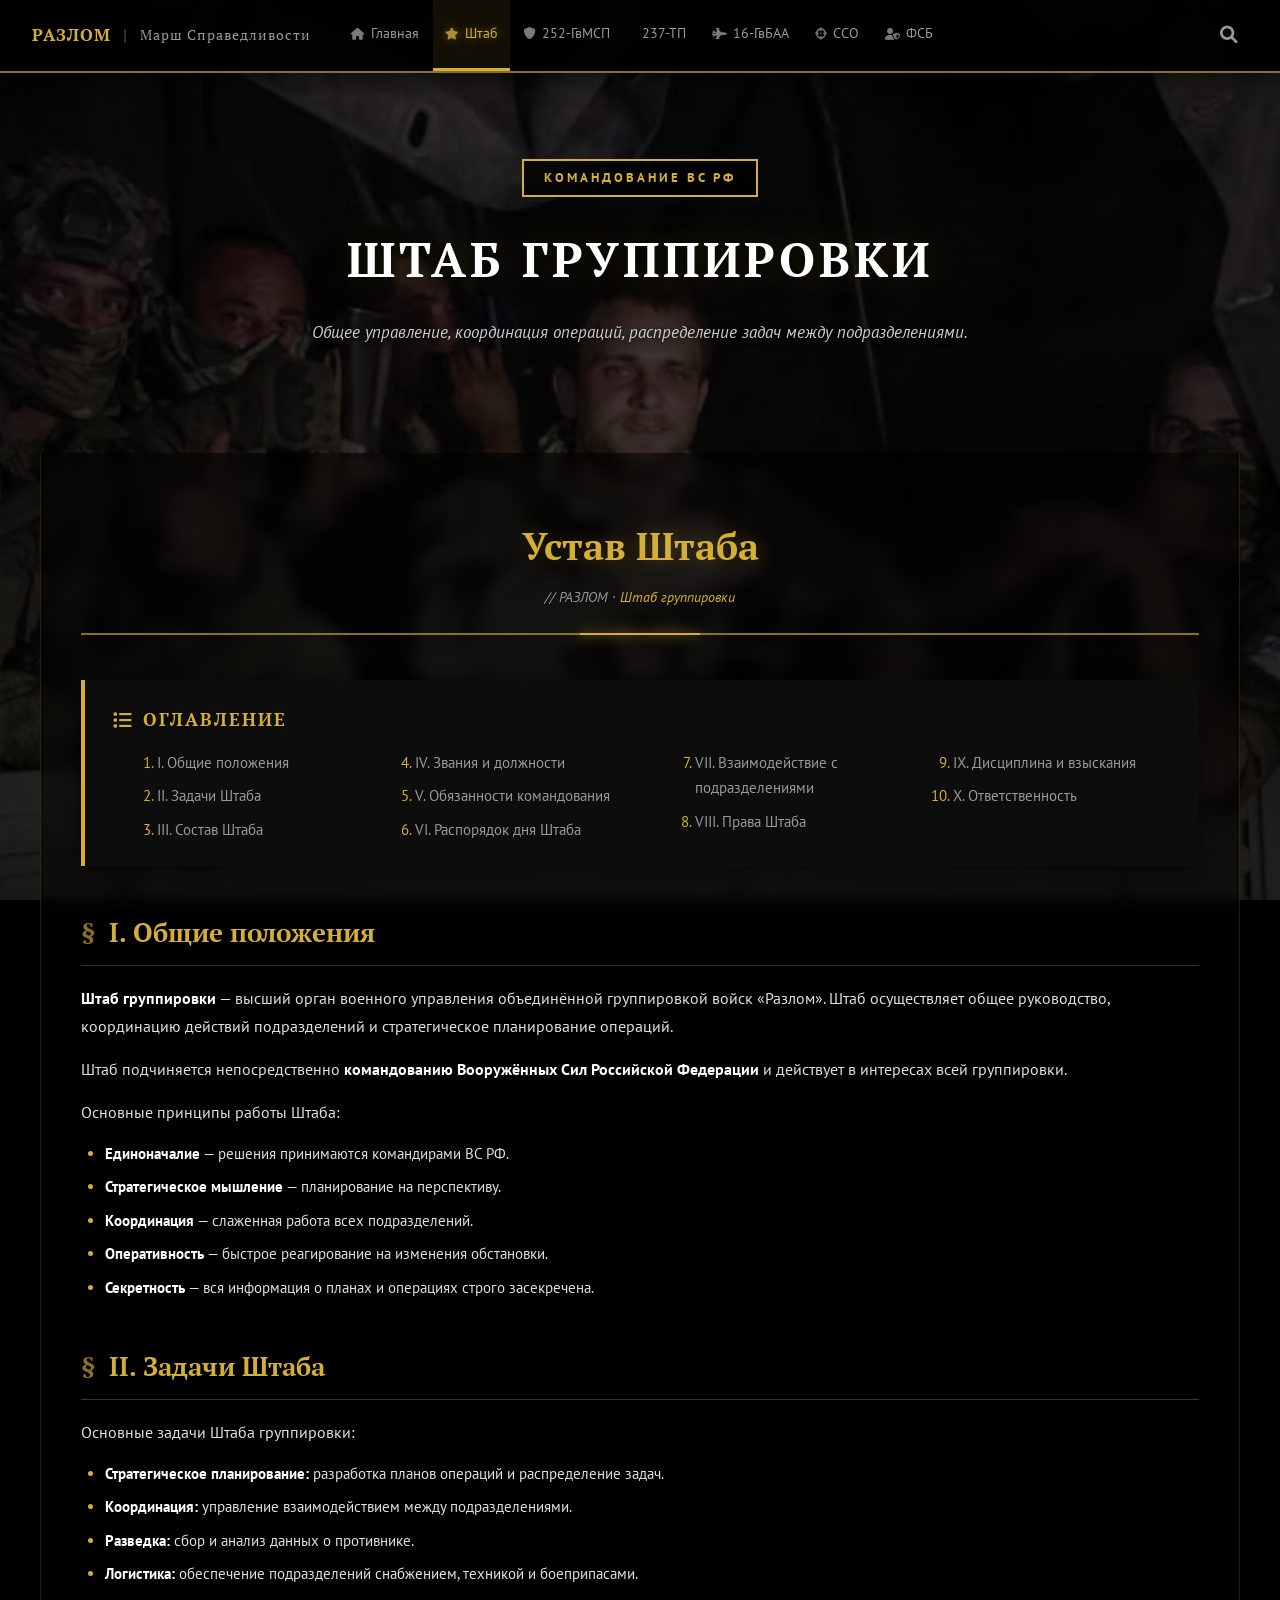
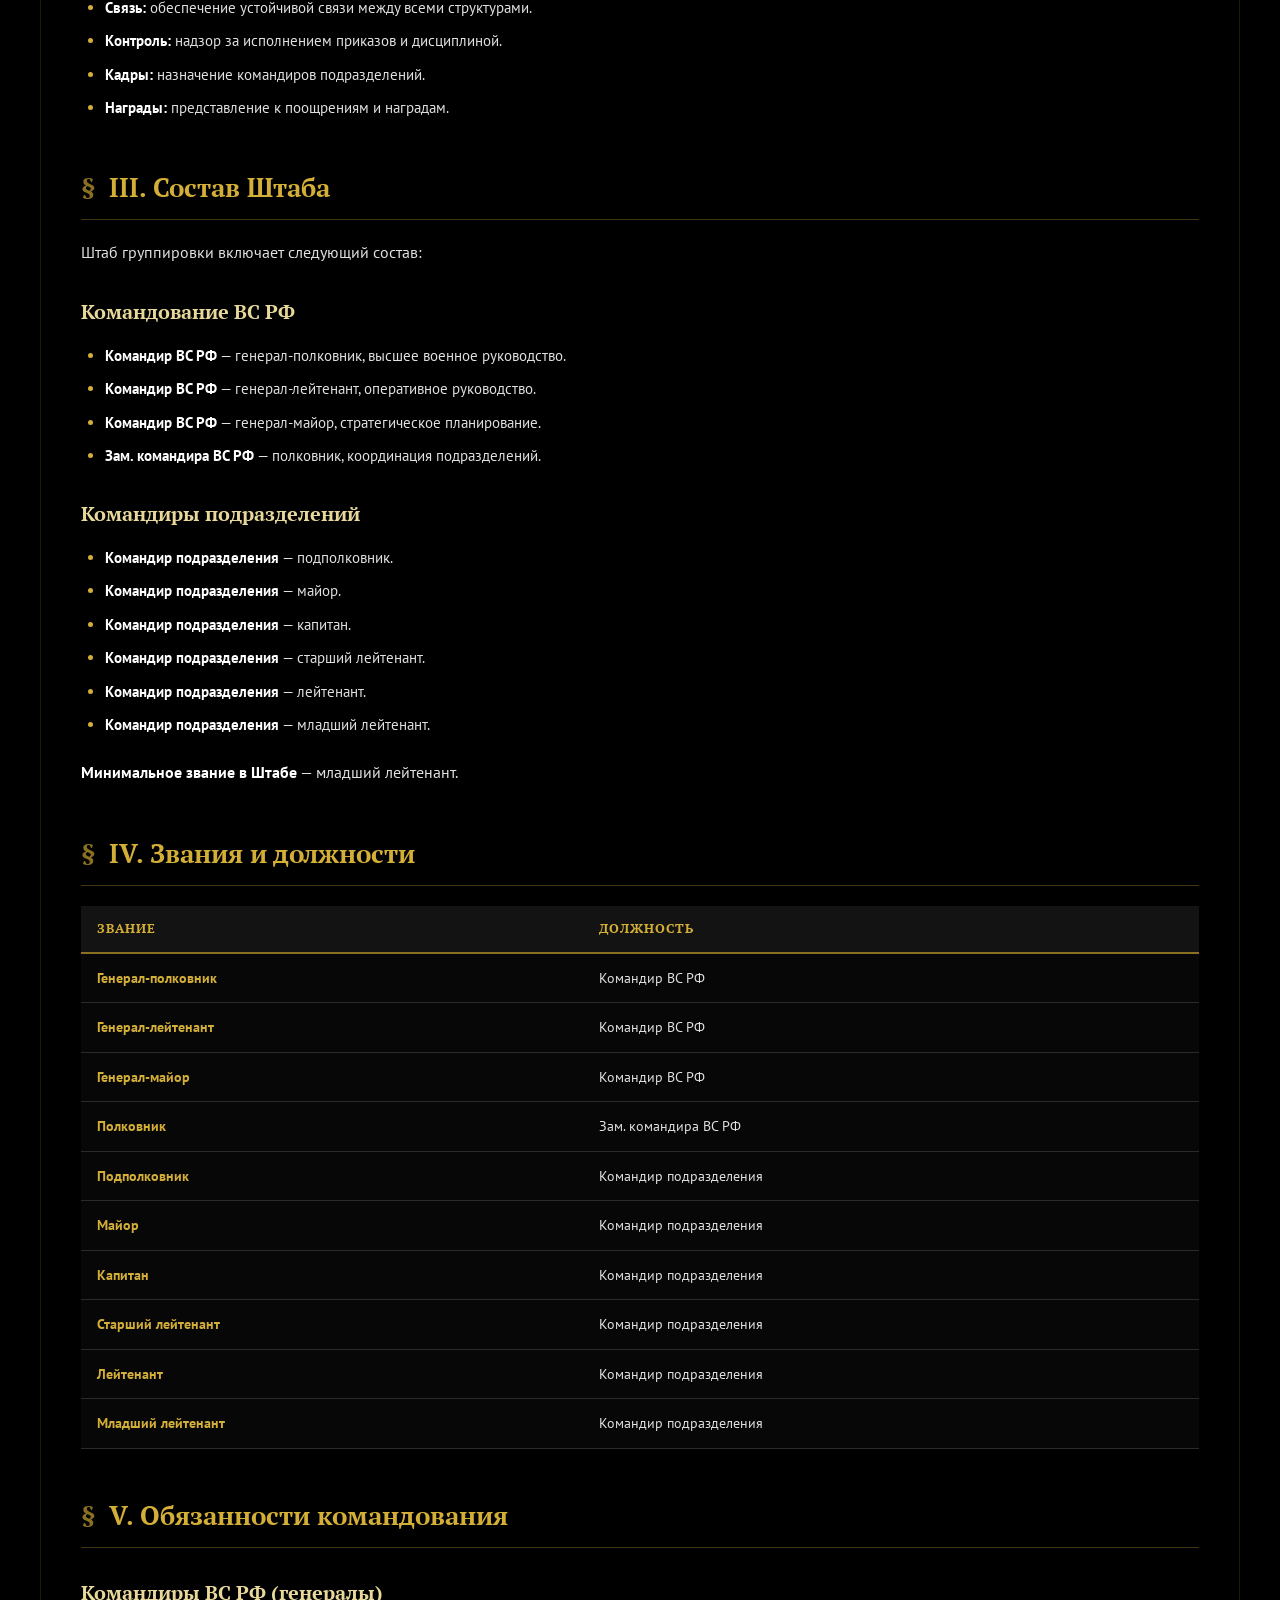
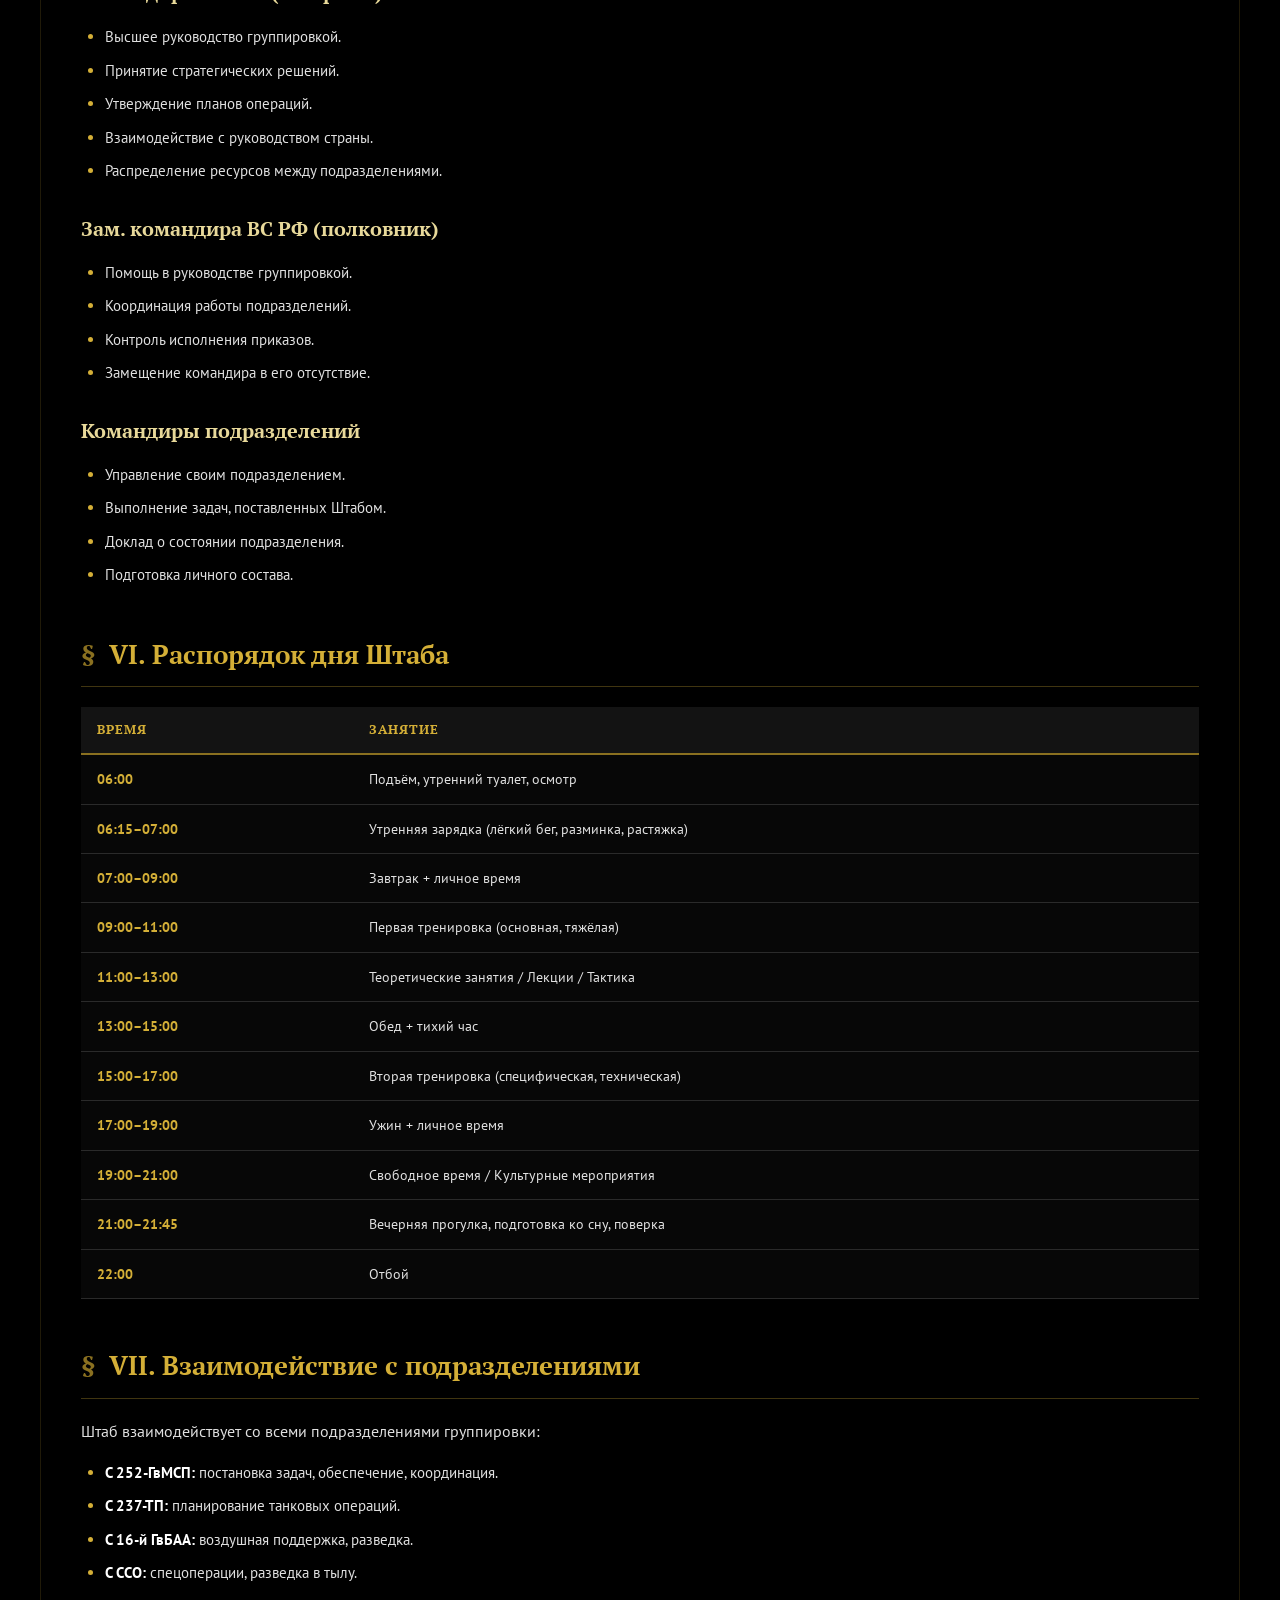
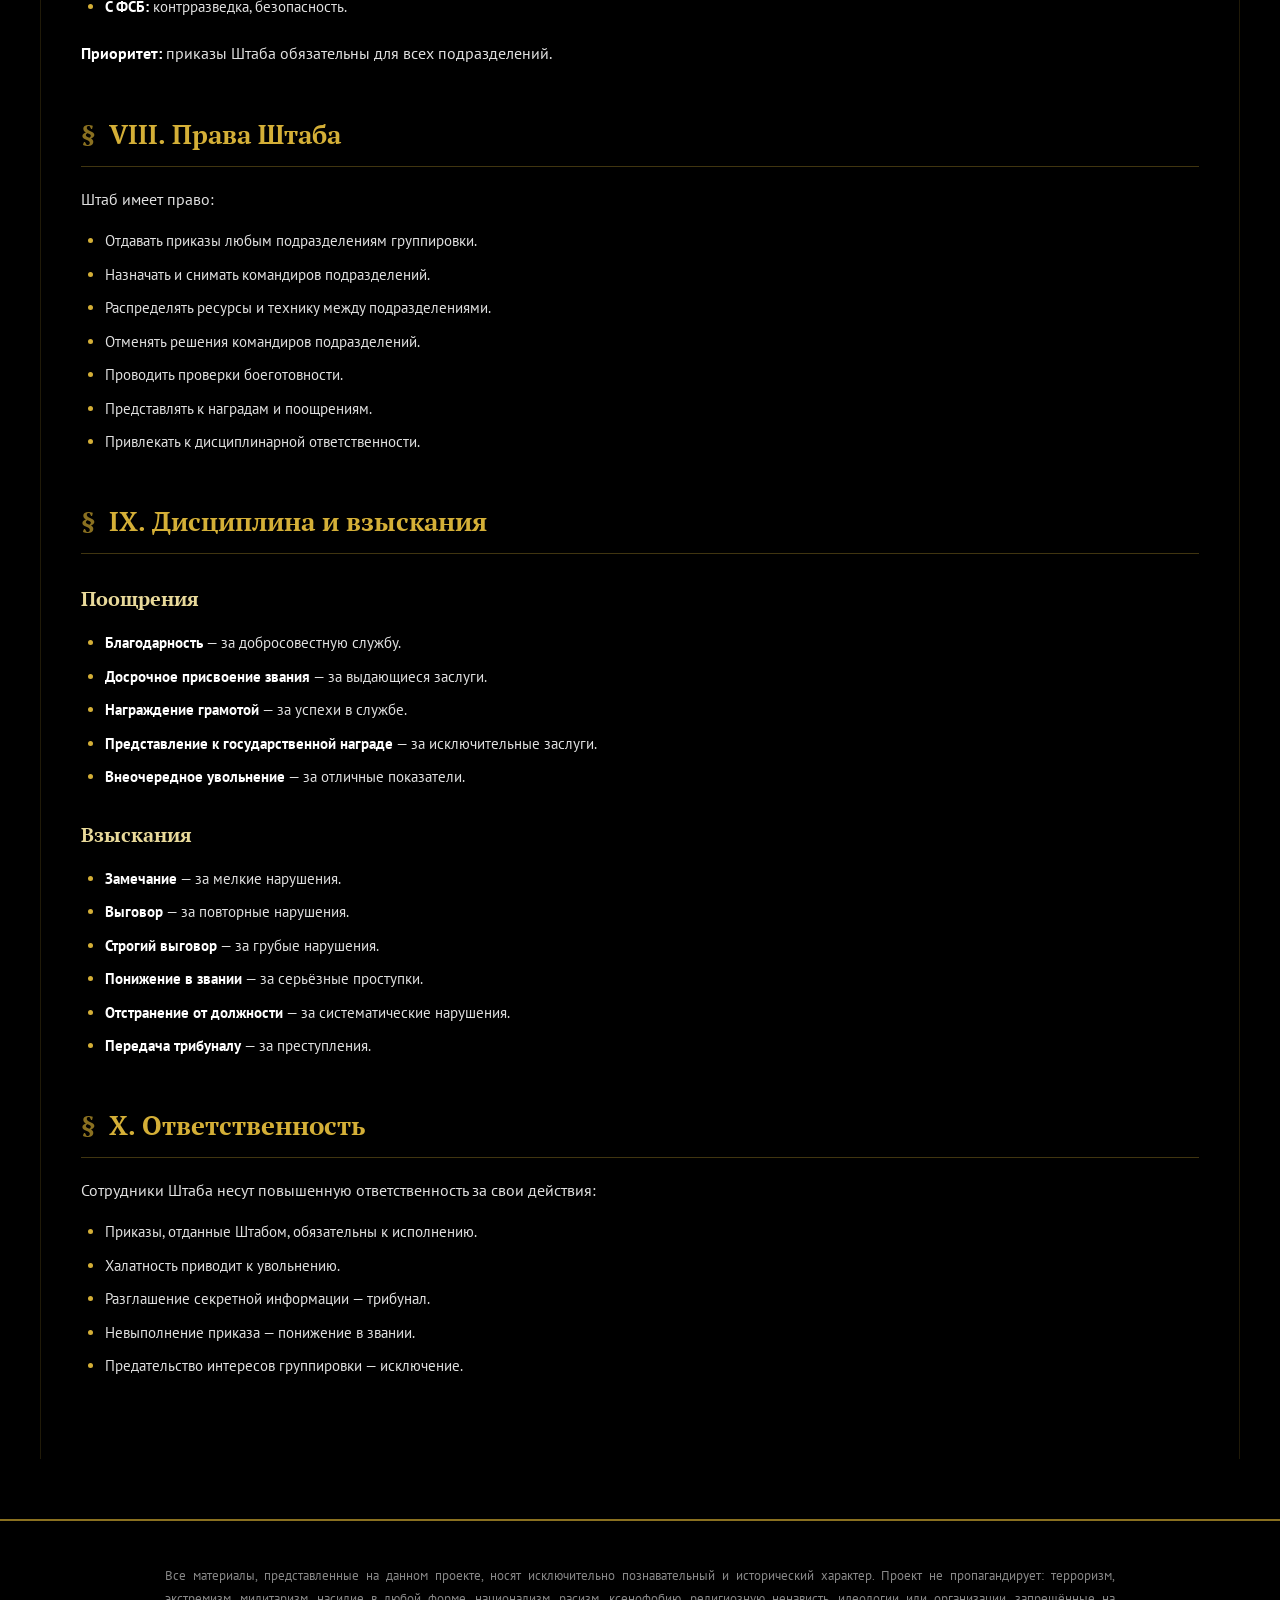
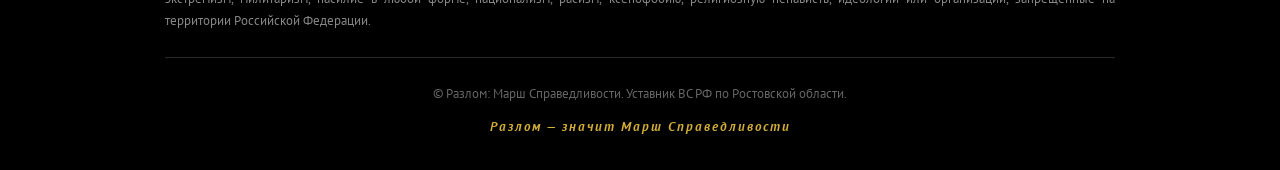
<file: hq.html>
<!DOCTYPE html>
<html lang="ru">
<head>
    <meta charset="UTF-8" />
    <meta name="viewport" content="width=device-width, initial-scale=1.0"/>
    <title>Штаб группировки · Устав | Разлом: Марш Справедливости</title>
    <meta name="description" content="Устав Штаба группировки ВС РФ по Ростовской области." />
    <link rel="preconnect" href="https://fonts.googleapis.com" />
    <link rel="preconnect" href="https://fonts.gstatic.com" crossorigin />
    <link href="https://fonts.googleapis.com/css2?family=PT+Serif:wght@400;700&family=PT+Sans:wght@400;700&display=swap" rel="stylesheet" />
    <link rel="stylesheet" href="https://cdnjs.cloudflare.com/ajax/libs/font-awesome/6.0.0/css/all.min.css" />
    <link rel="stylesheet" href="style.css" />
</head>
<body style="background-image: url('images/Штаб.png');">

<!-- ШАПКА -->
<div class="top-bar">
    <a class="top-brand" href="index.html">
        <span>РАЗЛОМ</span>
        <span class="brand-sep">|</span>
        <span class="brand-sub">Марш Справедливости</span>
    </a>
    <nav class="main-nav">
        <a class="nav-item" href="index.html"><i class="fas fa-home"></i> Главная</a>
        <a class="nav-item" href="hq.html"><i class="fas fa-star"></i> Штаб</a>
        <a class="nav-item" href="msp.html"><i class="fas fa-shield-alt"></i> 252-ГвМСП</a>
        <a class="nav-item" href="tp.html"><i class="fas fa-tank"></i> 237-ТП</a>
        <a class="nav-item" href="gvaa.html"><i class="fas fa-fighter-jet"></i> 16-ГвБАА</a>
        <a class="nav-item" href="sso.html"><i class="fas fa-crosshairs"></i> ССО</a>
        <a class="nav-item" href="fsb.html"><i class="fas fa-user-shield"></i> ФСБ</a>
    </nav>
    <button class="nav-search" aria-label="Поиск"><i class="fas fa-search"></i></button>
</div>

<!-- HERO -->
<div class="hero">
    <div class="hero-badge hq">Командование ВС РФ</div>
    <h1>Штаб Группировки</h1>
    <p class="hero-sub">Общее управление, координация операций, распределение задач между подразделениями.</p>
</div>

<!-- КОНТЕНТ -->
<div class="content">

    <div class="content-header">
        <h1>Устав Штаба</h1>
        <div class="breadcrumb">// РАЗЛОМ · <span>Штаб группировки</span></div>
    </div>

    <!-- ОГЛАВЛЕНИЕ -->
    <div class="toc">
        <div class="toc-title"><i class="fas fa-list"></i> Оглавление</div>
        <ol id="toc-auto"></ol>
    </div>

    <!-- I -->
    <h2 id="s1">I. Общие положения</h2>
    <p><strong>Штаб группировки</strong> — высший орган военного управления объединённой группировкой войск «Разлом». Штаб осуществляет общее руководство, координацию действий подразделений и стратегическое планирование операций.</p>
    <p>Штаб подчиняется непосредственно <strong>командованию Вооружённых Сил Российской Федерации</strong> и действует в интересах всей группировки.</p>
    <p>Основные принципы работы Штаба:</p>
    <ul>
        <li><strong>Единоначалие</strong> — решения принимаются командирами ВС РФ.</li>
        <li><strong>Стратегическое мышление</strong> — планирование на перспективу.</li>
        <li><strong>Координация</strong> — слаженная работа всех подразделений.</li>
        <li><strong>Оперативность</strong> — быстрое реагирование на изменения обстановки.</li>
        <li><strong>Секретность</strong> — вся информация о планах и операциях строго засекречена.</li>
    </ul>

    <!-- II -->
    <h2 id="s2">II. Задачи Штаба</h2>
    <p>Основные задачи Штаба группировки:</p>
    <ul>
        <li><strong>Стратегическое планирование:</strong> разработка планов операций и распределение задач.</li>
        <li><strong>Координация:</strong> управление взаимодействием между подразделениями.</li>
        <li><strong>Разведка:</strong> сбор и анализ данных о противнике.</li>
        <li><strong>Логистика:</strong> обеспечение подразделений снабжением, техникой и боеприпасами.</li>
        <li><strong>Связь:</strong> обеспечение устойчивой связи между всеми структурами.</li>
        <li><strong>Контроль:</strong> надзор за исполнением приказов и дисциплиной.</li>
        <li><strong>Кадры:</strong> назначение командиров подразделений.</li>
        <li><strong>Награды:</strong> представление к поощрениям и наградам.</li>
    </ul>

    <!-- III -->
    <h2 id="s3">III. Состав Штаба</h2>
    <p>Штаб группировки включает следующий состав:</p>
    <h3>Командование ВС РФ</h3>
    <ul>
        <li><strong>Командир ВС РФ</strong> — генерал-полковник, высшее военное руководство.</li>
        <li><strong>Командир ВС РФ</strong> — генерал-лейтенант, оперативное руководство.</li>
        <li><strong>Командир ВС РФ</strong> — генерал-майор, стратегическое планирование.</li>
        <li><strong>Зам. командира ВС РФ</strong> — полковник, координация подразделений.</li>
    </ul>
    <h3>Командиры подразделений</h3>
    <ul>
        <li><strong>Командир подразделения</strong> — подполковник.</li>
        <li><strong>Командир подразделения</strong> — майор.</li>
        <li><strong>Командир подразделения</strong> — капитан.</li>
        <li><strong>Командир подразделения</strong> — старший лейтенант.</li>
        <li><strong>Командир подразделения</strong> — лейтенант.</li>
        <li><strong>Командир подразделения</strong> — младший лейтенант.</li>
    </ul>
    <p><strong>Минимальное звание в Штабе</strong> — младший лейтенант.</p>

    <!-- IV -->
    <h2 id="s4">IV. Звания и должности</h2>
    <table class="ranks-table">
        <thead>
            <tr>
                <th>Звание</th>
                <th>Должность</th>
            </tr>
        </thead>
        <tbody>
            <tr><td>Генерал-полковник</td><td>Командир ВС РФ</td></tr>
            <tr><td>Генерал-лейтенант</td><td>Командир ВС РФ</td></tr>
            <tr><td>Генерал-майор</td><td>Командир ВС РФ</td></tr>
            <tr><td>Полковник</td><td>Зам. командира ВС РФ</td></tr>
            <tr><td>Подполковник</td><td>Командир подразделения</td></tr>
            <tr><td>Майор</td><td>Командир подразделения</td></tr>
            <tr><td>Капитан</td><td>Командир подразделения</td></tr>
            <tr><td>Старший лейтенант</td><td>Командир подразделения</td></tr>
            <tr><td>Лейтенант</td><td>Командир подразделения</td></tr>
            <tr><td>Младший лейтенант</td><td>Командир подразделения</td></tr>
        </tbody>
    </table>

    <!-- V -->
    <h2 id="s5">V. Обязанности командования</h2>
    <h3>Командиры ВС РФ (генералы)</h3>
    <ul>
        <li>Высшее руководство группировкой.</li>
        <li>Принятие стратегических решений.</li>
        <li>Утверждение планов операций.</li>
        <li>Взаимодействие с руководством страны.</li>
        <li>Распределение ресурсов между подразделениями.</li>
    </ul>
    <h3>Зам. командира ВС РФ (полковник)</h3>
    <ul>
        <li>Помощь в руководстве группировкой.</li>
        <li>Координация работы подразделений.</li>
        <li>Контроль исполнения приказов.</li>
        <li>Замещение командира в его отсутствие.</li>
    </ul>
    <h3>Командиры подразделений</h3>
    <ul>
        <li>Управление своим подразделением.</li>
        <li>Выполнение задач, поставленных Штабом.</li>
        <li>Доклад о состоянии подразделения.</li>
        <li>Подготовка личного состава.</li>
    </ul>

    <!-- VI -->
    <h2 id="s6">VI. Распорядок дня Штаба</h2>
    <table class="ranks-table">
        <thead>
            <tr>
                <th>Время</th>
                <th>Занятие</th>
            </tr>
        </thead>
        <tbody>
            <tr><td>06:00</td><td>Подъём, утренний туалет, осмотр</td></tr>
            <tr><td>06:15–07:00</td><td>Утренняя зарядка (лёгкий бег, разминка, растяжка)</td></tr>
            <tr><td>07:00–09:00</td><td>Завтрак + личное время</td></tr>
            <tr><td>09:00–11:00</td><td>Первая тренировка (основная, тяжёлая)</td></tr>
            <tr><td>11:00–13:00</td><td>Теоретические занятия / Лекции / Тактика</td></tr>
            <tr><td>13:00–15:00</td><td>Обед + тихий час</td></tr>
            <tr><td>15:00–17:00</td><td>Вторая тренировка (специфическая, техническая)</td></tr>
            <tr><td>17:00–19:00</td><td>Ужин + личное время</td></tr>
            <tr><td>19:00–21:00</td><td>Свободное время / Культурные мероприятия</td></tr>
            <tr><td>21:00–21:45</td><td>Вечерняя прогулка, подготовка ко сну, поверка</td></tr>
            <tr><td>22:00</td><td>Отбой</td></tr>
        </tbody>
    </table>

    <!-- VII -->
    <h2 id="s7">VII. Взаимодействие с подразделениями</h2>
    <p>Штаб взаимодействует со всеми подразделениями группировки:</p>
    <ul>
        <li><strong>С 252-ГвМСП:</strong> постановка задач, обеспечение, координация.</li>
        <li><strong>С 237-ТП:</strong> планирование танковых операций.</li>
        <li><strong>С 16-й ГвБАА:</strong> воздушная поддержка, разведка.</li>
        <li><strong>С ССО:</strong> спецоперации, разведка в тылу.</li>
        <li><strong>С ФСБ:</strong> контрразведка, безопасность.</li>
    </ul>
    <p><strong>Приоритет:</strong> приказы Штаба обязательны для всех подразделений.</p>

    <!-- VIII -->
    <h2 id="s8">VIII. Права Штаба</h2>
    <p>Штаб имеет право:</p>
    <ul>
        <li>Отдавать приказы любым подразделениям группировки.</li>
        <li>Назначать и снимать командиров подразделений.</li>
        <li>Распределять ресурсы и технику между подразделениями.</li>
        <li>Отменять решения командиров подразделений.</li>
        <li>Проводить проверки боеготовности.</li>
        <li>Представлять к наградам и поощрениям.</li>
        <li>Привлекать к дисциплинарной ответственности.</li>
    </ul>

    <!-- IX -->
    <h2 id="s9">IX. Дисциплина и взыскания</h2>
    <h3>Поощрения</h3>
    <ul>
        <li><strong>Благодарность</strong> — за добросовестную службу.</li>
        <li><strong>Досрочное присвоение звания</strong> — за выдающиеся заслуги.</li>
        <li><strong>Награждение грамотой</strong> — за успехи в службе.</li>
        <li><strong>Представление к государственной награде</strong> — за исключительные заслуги.</li>
        <li><strong>Внеочередное увольнение</strong> — за отличные показатели.</li>
    </ul>
    <h3>Взыскания</h3>
    <ul>
        <li><strong>Замечание</strong> — за мелкие нарушения.</li>
        <li><strong>Выговор</strong> — за повторные нарушения.</li>
        <li><strong>Строгий выговор</strong> — за грубые нарушения.</li>
        <li><strong>Понижение в звании</strong> — за серьёзные проступки.</li>
        <li><strong>Отстранение от должности</strong> — за систематические нарушения.</li>
        <li><strong>Передача трибуналу</strong> — за преступления.</li>
    </ul>

    <!-- X -->
    <h2 id="s10">X. Ответственность</h2>
    <p>Сотрудники Штаба несут повышенную ответственность за свои действия:</p>
    <ul>
        <li>Приказы, отданные Штабом, обязательны к исполнению.</li>
        <li>Халатность приводит к увольнению.</li>
        <li>Разглашение секретной информации — трибунал.</li>
        <li>Невыполнение приказа — понижение в звании.</li>
        <li>Предательство интересов группировки — исключение.</li>
    </ul>

</div>

<!-- ФУТЕР -->
<footer>
    <div class="disclaimer-text">
        Все материалы, представленные на данном проекте, носят исключительно познавательный и исторический характер. Проект не пропагандирует: терроризм, экстремизм, милитаризм, насилие в любой форме, национализм, расизм, ксенофобию, религиозную ненависть, идеологии или организации, запрещённые на территории Российской Федерации.
    </div>
    <div class="footer-bottom">
        <div>© Разлом: Марш Справедливости. Уставник ВС РФ по Ростовской области.</div>
        <div class="slogan">Разлом — значит Марш Справедливости</div>
    </div>
</footer>

<script src="script.js"></script>
</body>
</html>
</file>
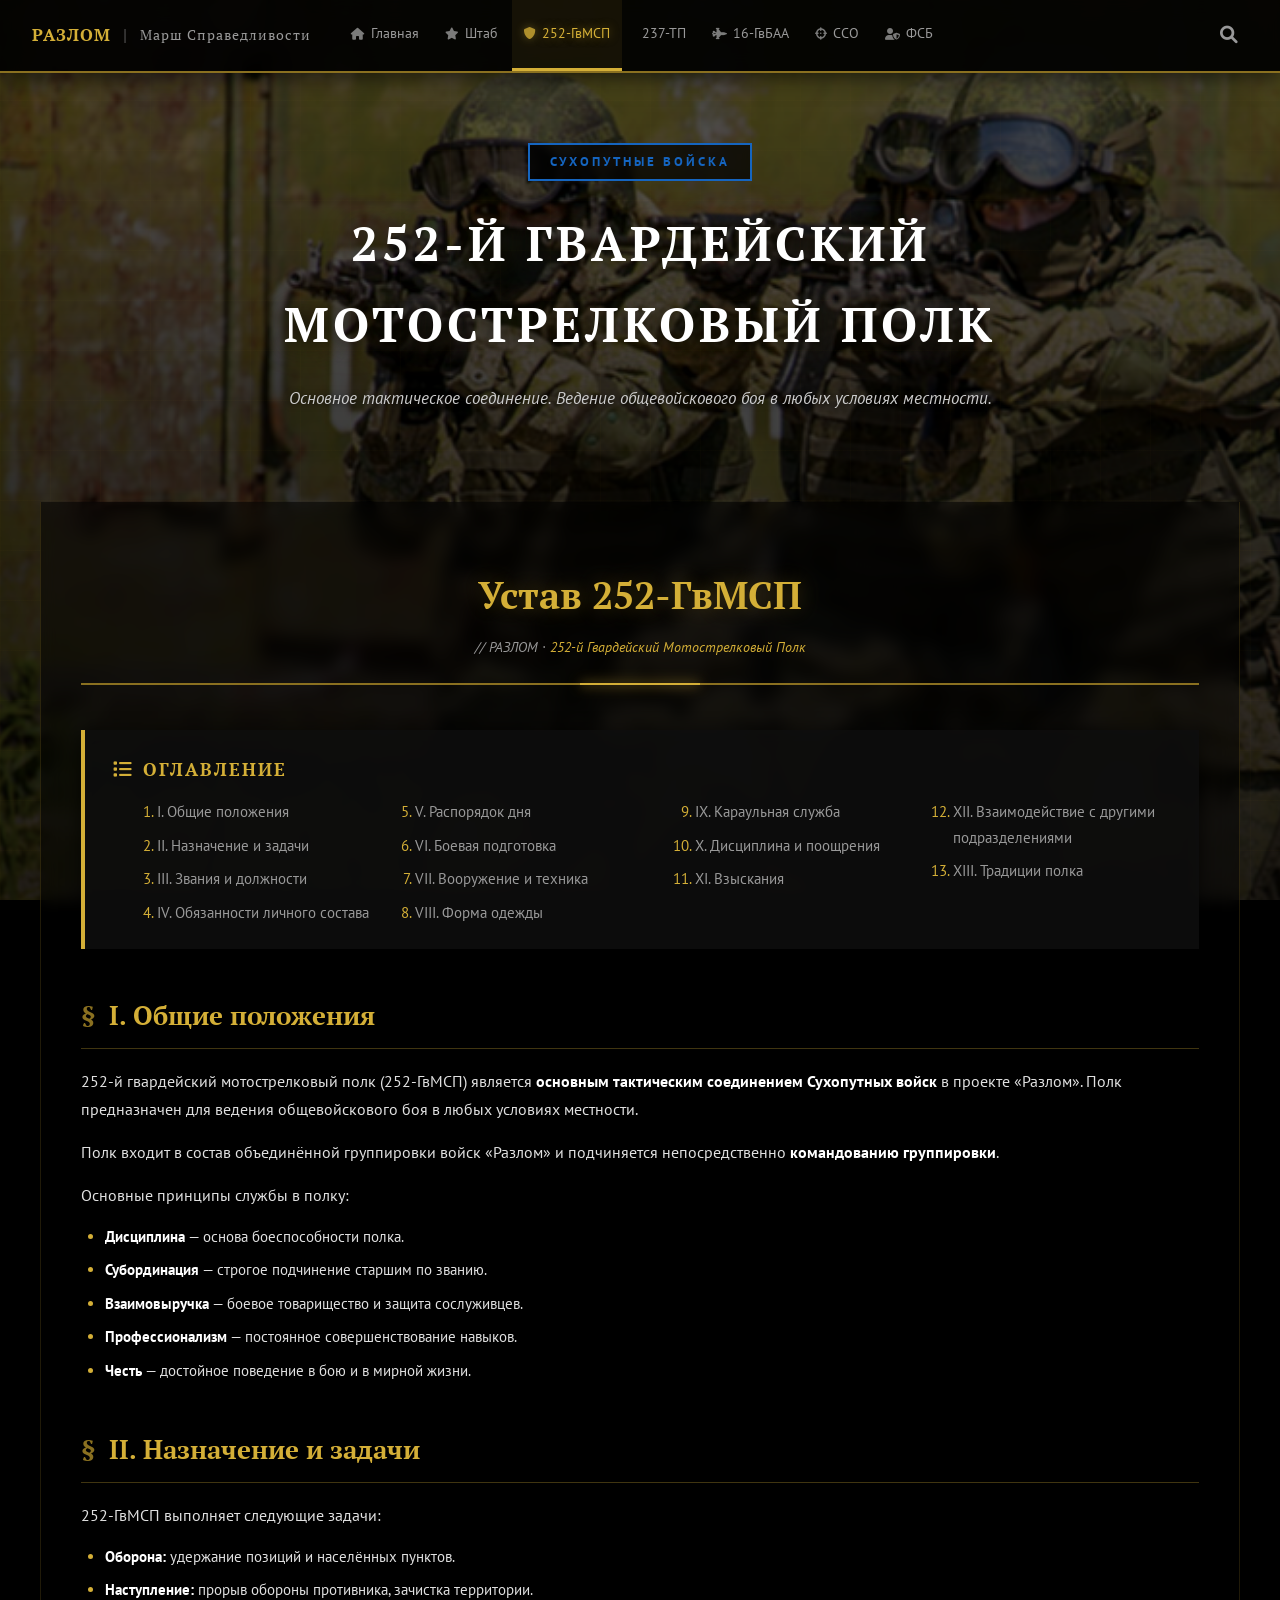
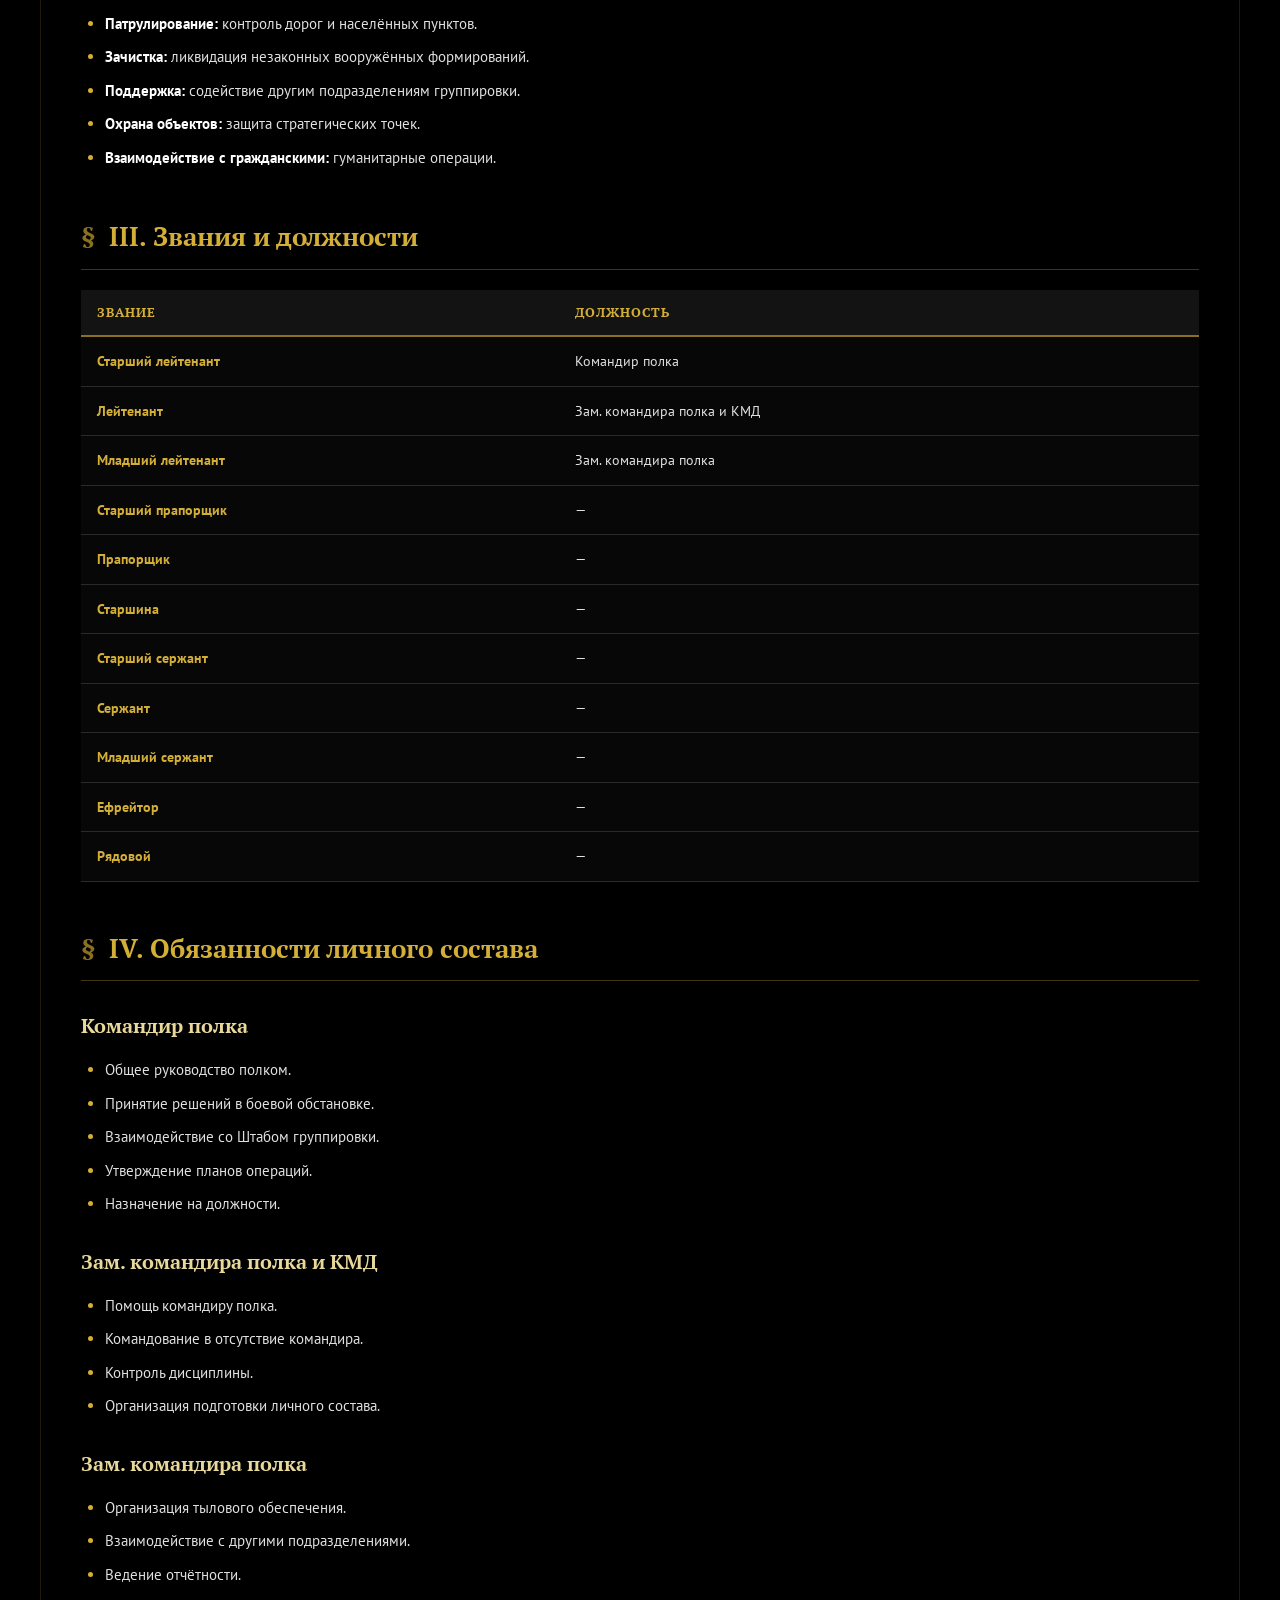
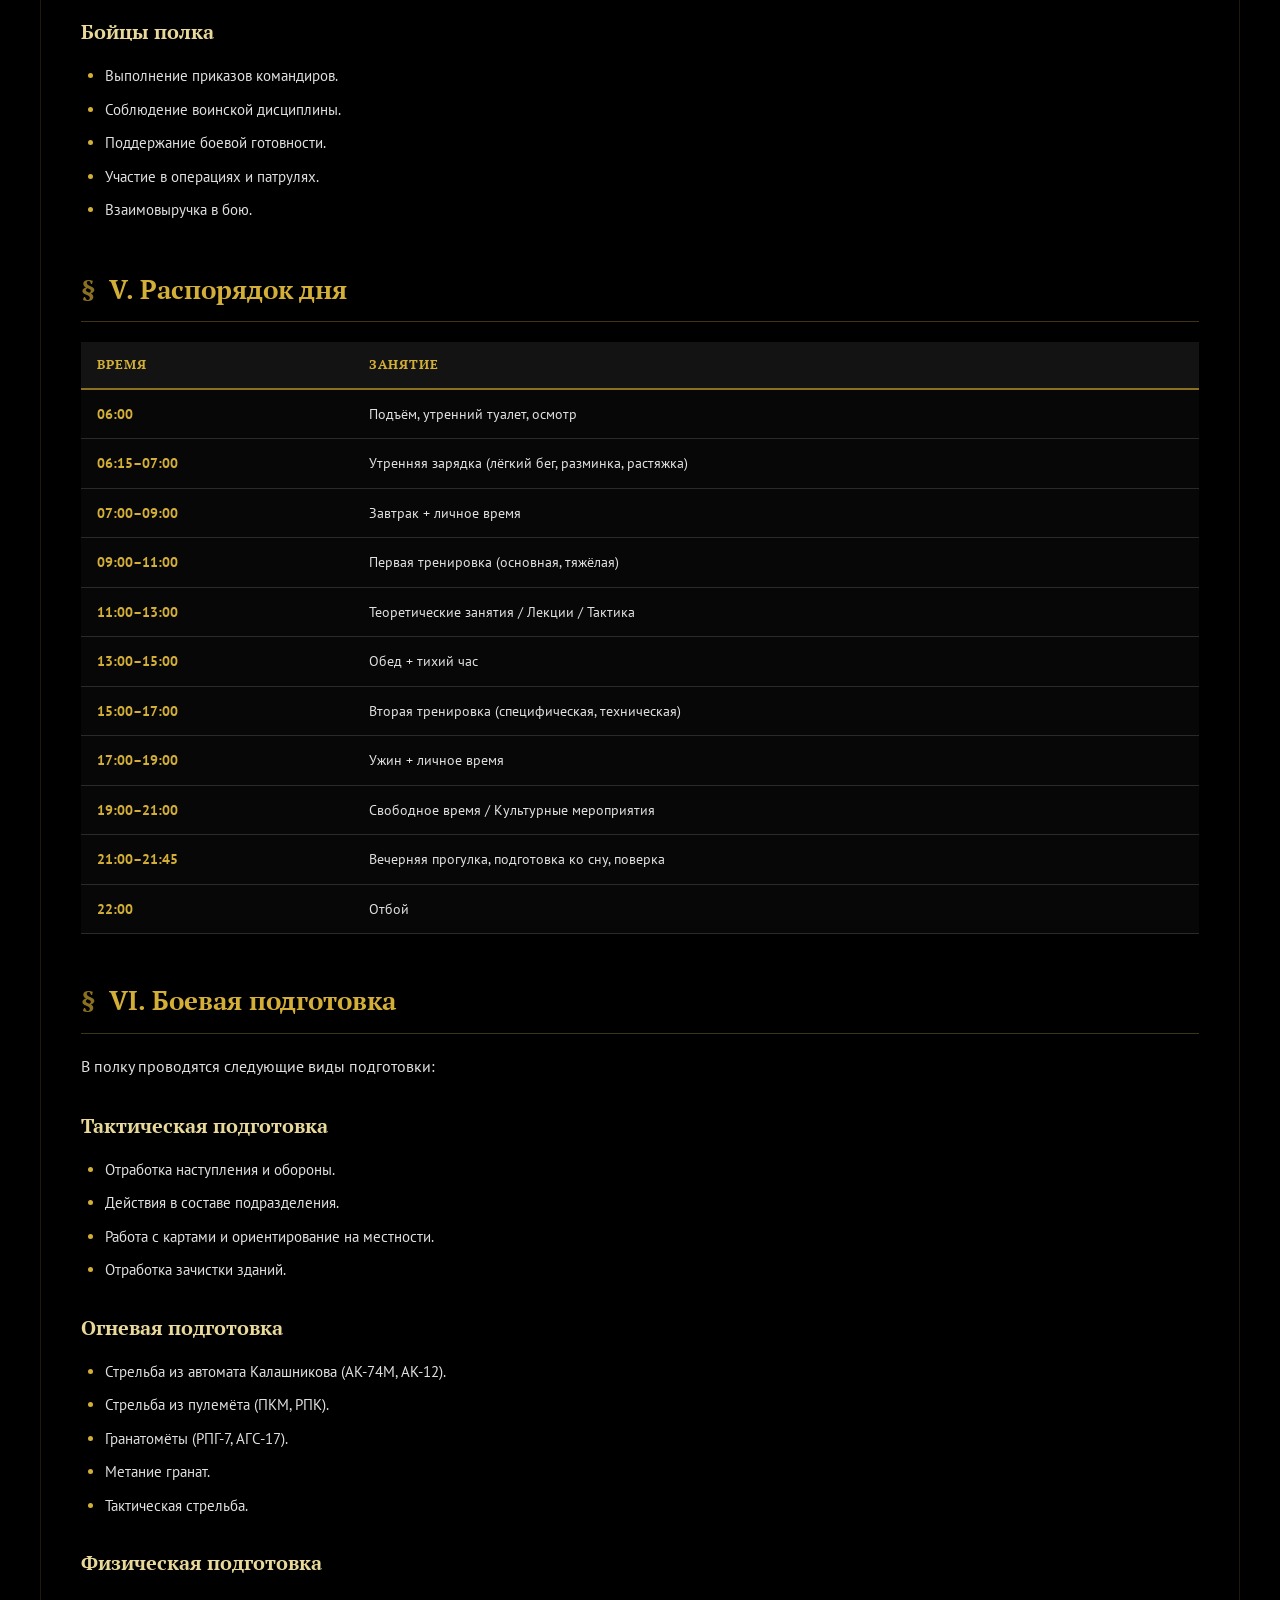
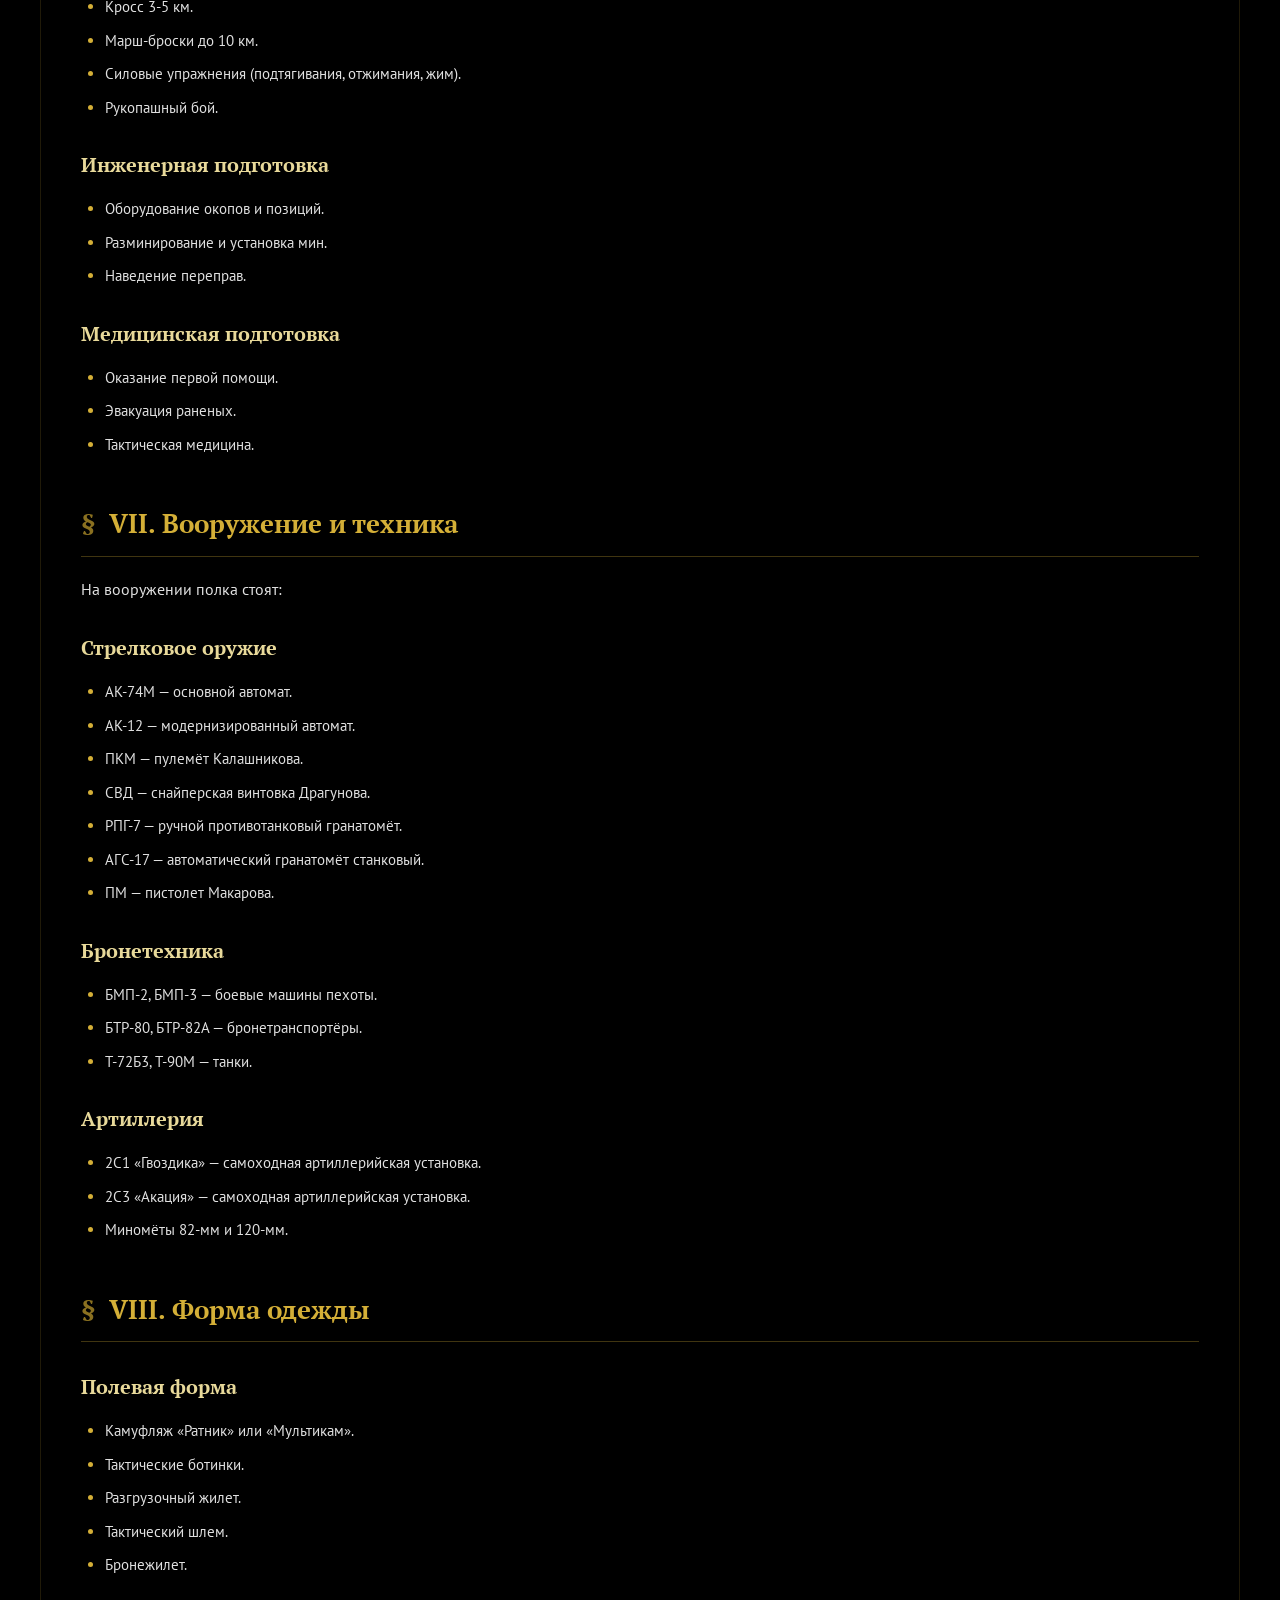
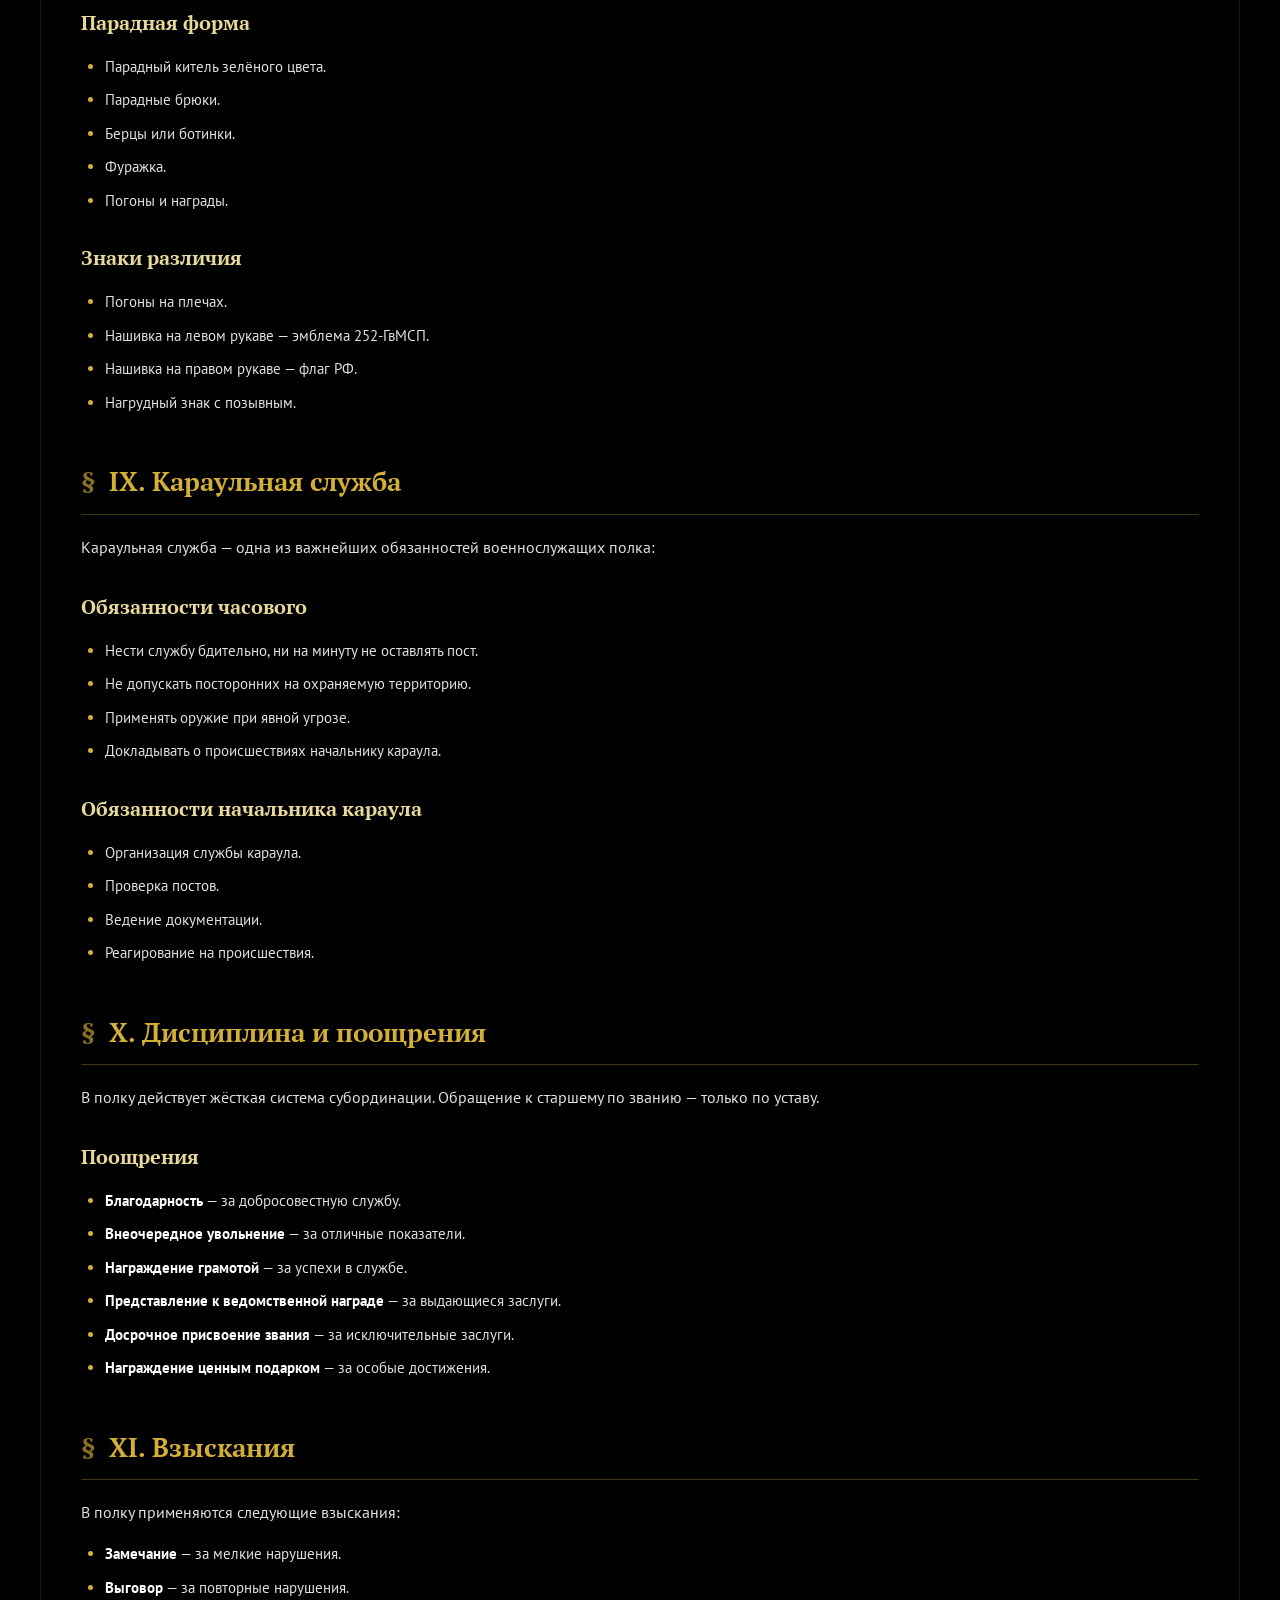
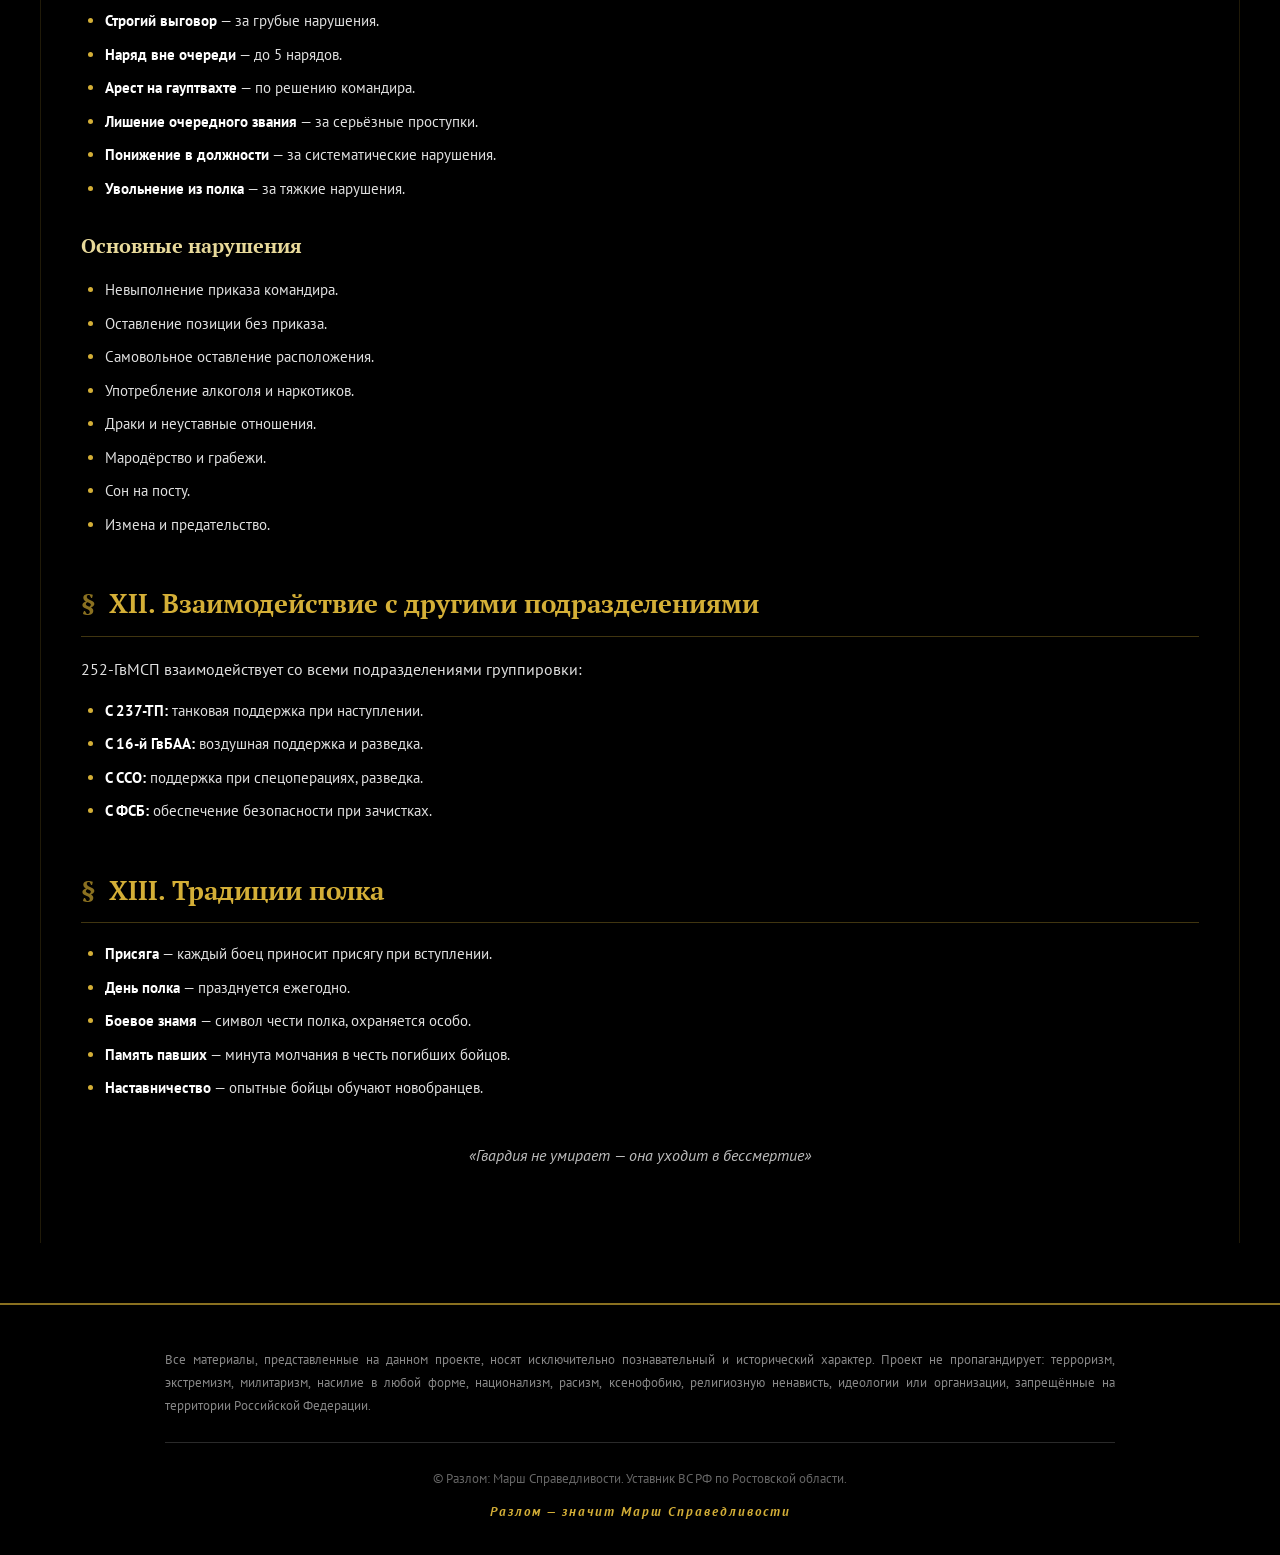
<file: msp.html>
<!DOCTYPE html>
<html lang="ru">
<head>
    <meta charset="UTF-8" />
    <meta name="viewport" content="width=device-width, initial-scale=1.0"/>
    <title>252-й ГвМСП · Устав | Разлом: Марш Справедливости</title>
    <meta name="description" content="Устав 252-го гвардейского мотострелкового полка ВС РФ по Ростовской области." />
    <link rel="preconnect" href="https://fonts.googleapis.com" />
    <link rel="preconnect" href="https://fonts.gstatic.com" crossorigin />
    <link href="https://fonts.googleapis.com/css2?family=PT+Serif:wght@400;700&family=PT+Sans:wght@400;700&display=swap" rel="stylesheet" />
    <link rel="stylesheet" href="https://cdnjs.cloudflare.com/ajax/libs/font-awesome/6.0.0/css/all.min.css" />
    <link rel="stylesheet" href="style.css" />
</head>
<body style="background-image: url('images/icon-252.png');">

<!-- ШАПКА -->
<div class="top-bar">
    <a class="top-brand" href="index.html">
        <span>РАЗЛОМ</span>
        <span class="brand-sep">|</span>
        <span class="brand-sub">Марш Справедливости</span>
    </a>
    <nav class="main-nav">
        <a class="nav-item" href="index.html"><i class="fas fa-home"></i> Главная</a>
        <a class="nav-item" href="hq.html"><i class="fas fa-star"></i> Штаб</a>
        <a class="nav-item" href="msp.html"><i class="fas fa-shield-alt"></i> 252-ГвМСП</a>
        <a class="nav-item" href="tp.html"><i class="fas fa-tank"></i> 237-ТП</a>
        <a class="nav-item" href="gvaa.html"><i class="fas fa-fighter-jet"></i> 16-ГвБАА</a>
        <a class="nav-item" href="sso.html"><i class="fas fa-crosshairs"></i> ССО</a>
        <a class="nav-item" href="fsb.html"><i class="fas fa-user-shield"></i> ФСБ</a>
    </nav>
    <button class="nav-search" aria-label="Поиск"><i class="fas fa-search"></i></button>
</div>

<!-- HERO -->
<div class="hero">
    <div class="hero-badge msp">Сухопутные войска</div>
    <h1>252-й Гвардейский Мотострелковый Полк</h1>
    <p class="hero-sub">Основное тактическое соединение. Ведение общевойскового боя в любых условиях местности.</p>
</div>

<!-- КОНТЕНТ -->
<div class="content">

    <div class="content-header">
        <h1>Устав 252-ГвМСП</h1>
        <div class="breadcrumb">// РАЗЛОМ · <span>252-й Гвардейский Мотострелковый Полк</span></div>
    </div>

    <!-- ОГЛАВЛЕНИЕ -->
    <div class="toc">
        <div class="toc-title"><i class="fas fa-list"></i> Оглавление</div>
        <ol id="toc-auto"></ol>
    </div>

    <!-- I -->
    <h2 id="s1">I. Общие положения</h2>
    <p>252-й гвардейский мотострелковый полк (252-ГвМСП) является <strong>основным тактическим соединением Сухопутных войск</strong> в проекте «Разлом». Полк предназначен для ведения общевойскового боя в любых условиях местности.</p>
    <p>Полк входит в состав объединённой группировки войск «Разлом» и подчиняется непосредственно <strong>командованию группировки</strong>.</p>
    <p>Основные принципы службы в полку:</p>
    <ul>
        <li><strong>Дисциплина</strong> — основа боеспособности полка.</li>
        <li><strong>Субординация</strong> — строгое подчинение старшим по званию.</li>
        <li><strong>Взаимовыручка</strong> — боевое товарищество и защита сослуживцев.</li>
        <li><strong>Профессионализм</strong> — постоянное совершенствование навыков.</li>
        <li><strong>Честь</strong> — достойное поведение в бою и в мирной жизни.</li>
    </ul>

    <!-- II -->
    <h2 id="s2">II. Назначение и задачи</h2>
    <p>252-ГвМСП выполняет следующие задачи:</p>
    <ul>
        <li><strong>Оборона:</strong> удержание позиций и населённых пунктов.</li>
        <li><strong>Наступление:</strong> прорыв обороны противника, зачистка территории.</li>
        <li><strong>Патрулирование:</strong> контроль дорог и населённых пунктов.</li>
        <li><strong>Зачистка:</strong> ликвидация незаконных вооружённых формирований.</li>
        <li><strong>Поддержка:</strong> содействие другим подразделениям группировки.</li>
        <li><strong>Охрана объектов:</strong> защита стратегических точек.</li>
        <li><strong>Взаимодействие с гражданскими:</strong> гуманитарные операции.</li>
    </ul>

    <!-- III -->
    <h2 id="s3">III. Звания и должности</h2>
    <table class="ranks-table">
        <thead>
            <tr>
                <th>Звание</th>
                <th>Должность</th>
            </tr>
        </thead>
        <tbody>
            <tr><td>Старший лейтенант</td><td>Командир полка</td></tr>
            <tr><td>Лейтенант</td><td>Зам. командира полка и КМД</td></tr>
            <tr><td>Младший лейтенант</td><td>Зам. командира полка</td></tr>
            <tr><td>Старший прапорщик</td><td>—</td></tr>
            <tr><td>Прапорщик</td><td>—</td></tr>
            <tr><td>Старшина</td><td>—</td></tr>
            <tr><td>Старший сержант</td><td>—</td></tr>
            <tr><td>Сержант</td><td>—</td></tr>
            <tr><td>Младший сержант</td><td>—</td></tr>
            <tr><td>Ефрейтор</td><td>—</td></tr>
            <tr><td>Рядовой</td><td>—</td></tr>
        </tbody>
    </table>

    <!-- IV -->
    <h2 id="s4">IV. Обязанности личного состава</h2>
    <h3>Командир полка</h3>
    <ul>
        <li>Общее руководство полком.</li>
        <li>Принятие решений в боевой обстановке.</li>
        <li>Взаимодействие со Штабом группировки.</li>
        <li>Утверждение планов операций.</li>
        <li>Назначение на должности.</li>
    </ul>
    <h3>Зам. командира полка и КМД</h3>
    <ul>
        <li>Помощь командиру полка.</li>
        <li>Командование в отсутствие командира.</li>
        <li>Контроль дисциплины.</li>
        <li>Организация подготовки личного состава.</li>
    </ul>
    <h3>Зам. командира полка</h3>
    <ul>
        <li>Организация тылового обеспечения.</li>
        <li>Взаимодействие с другими подразделениями.</li>
        <li>Ведение отчётности.</li>
    </ul>
    <h3>Бойцы полка</h3>
    <ul>
        <li>Выполнение приказов командиров.</li>
        <li>Соблюдение воинской дисциплины.</li>
        <li>Поддержание боевой готовности.</li>
        <li>Участие в операциях и патрулях.</li>
        <li>Взаимовыручка в бою.</li>
    </ul>

    <!-- V -->
    <h2 id="s5">V. Распорядок дня</h2>
    <table class="ranks-table">
        <thead>
            <tr>
                <th>Время</th>
                <th>Занятие</th>
            </tr>
        </thead>
        <tbody>
            <tr><td>06:00</td><td>Подъём, утренний туалет, осмотр</td></tr>
            <tr><td>06:15–07:00</td><td>Утренняя зарядка (лёгкий бег, разминка, растяжка)</td></tr>
            <tr><td>07:00–09:00</td><td>Завтрак + личное время</td></tr>
            <tr><td>09:00–11:00</td><td>Первая тренировка (основная, тяжёлая)</td></tr>
            <tr><td>11:00–13:00</td><td>Теоретические занятия / Лекции / Тактика</td></tr>
            <tr><td>13:00–15:00</td><td>Обед + тихий час</td></tr>
            <tr><td>15:00–17:00</td><td>Вторая тренировка (специфическая, техническая)</td></tr>
            <tr><td>17:00–19:00</td><td>Ужин + личное время</td></tr>
            <tr><td>19:00–21:00</td><td>Свободное время / Культурные мероприятия</td></tr>
            <tr><td>21:00–21:45</td><td>Вечерняя прогулка, подготовка ко сну, поверка</td></tr>
            <tr><td>22:00</td><td>Отбой</td></tr>
        </tbody>
    </table>

    <!-- VI -->
    <h2 id="s6">VI. Боевая подготовка</h2>
    <p>В полку проводятся следующие виды подготовки:</p>
    <h3>Тактическая подготовка</h3>
    <ul>
        <li>Отработка наступления и обороны.</li>
        <li>Действия в составе подразделения.</li>
        <li>Работа с картами и ориентирование на местности.</li>
        <li>Отработка зачистки зданий.</li>
    </ul>
    <h3>Огневая подготовка</h3>
    <ul>
        <li>Стрельба из автомата Калашникова (АК-74М, АК-12).</li>
        <li>Стрельба из пулемёта (ПКМ, РПК).</li>
        <li>Гранатомёты (РПГ-7, АГС-17).</li>
        <li>Метание гранат.</li>
        <li>Тактическая стрельба.</li>
    </ul>
    <h3>Физическая подготовка</h3>
    <ul>
        <li>Кросс 3-5 км.</li>
        <li>Марш-броски до 10 км.</li>
        <li>Силовые упражнения (подтягивания, отжимания, жим).</li>
        <li>Рукопашный бой.</li>
    </ul>
    <h3>Инженерная подготовка</h3>
    <ul>
        <li>Оборудование окопов и позиций.</li>
        <li>Разминирование и установка мин.</li>
        <li>Наведение переправ.</li>
    </ul>
    <h3>Медицинская подготовка</h3>
    <ul>
        <li>Оказание первой помощи.</li>
        <li>Эвакуация раненых.</li>
        <li>Тактическая медицина.</li>
    </ul>

    <!-- VII -->
    <h2 id="s7">VII. Вооружение и техника</h2>
    <p>На вооружении полка стоят:</p>
    <h3>Стрелковое оружие</h3>
    <ul>
        <li>АК-74М — основной автомат.</li>
        <li>АК-12 — модернизированный автомат.</li>
        <li>ПКМ — пулемёт Калашникова.</li>
        <li>СВД — снайперская винтовка Драгунова.</li>
        <li>РПГ-7 — ручной противотанковый гранатомёт.</li>
        <li>АГС-17 — автоматический гранатомёт станковый.</li>
        <li>ПМ — пистолет Макарова.</li>
    </ul>
    <h3>Бронетехника</h3>
    <ul>
        <li>БМП-2, БМП-3 — боевые машины пехоты.</li>
        <li>БТР-80, БТР-82А — бронетранспортёры.</li>
        <li>Т-72Б3, Т-90М — танки.</li>
    </ul>
    <h3>Артиллерия</h3>
    <ul>
        <li>2С1 «Гвоздика» — самоходная артиллерийская установка.</li>
        <li>2С3 «Акация» — самоходная артиллерийская установка.</li>
        <li>Миномёты 82-мм и 120-мм.</li>
    </ul>

    <!-- VIII -->
    <h2 id="s8">VIII. Форма одежды</h2>
    <h3>Полевая форма</h3>
    <ul>
        <li>Камуфляж «Ратник» или «Мультикам».</li>
        <li>Тактические ботинки.</li>
        <li>Разгрузочный жилет.</li>
        <li>Тактический шлем.</li>
        <li>Бронежилет.</li>
    </ul>
    <h3>Парадная форма</h3>
    <ul>
        <li>Парадный китель зелёного цвета.</li>
        <li>Парадные брюки.</li>
        <li>Берцы или ботинки.</li>
        <li>Фуражка.</li>
        <li>Погоны и награды.</li>
    </ul>
    <h3>Знаки различия</h3>
    <ul>
        <li>Погоны на плечах.</li>
        <li>Нашивка на левом рукаве — эмблема 252-ГвМСП.</li>
        <li>Нашивка на правом рукаве — флаг РФ.</li>
        <li>Нагрудный знак с позывным.</li>
    </ul>

    <!-- IX -->
    <h2 id="s9">IX. Караульная служба</h2>
    <p>Караульная служба — одна из важнейших обязанностей военнослужащих полка:</p>
    <h3>Обязанности часового</h3>
    <ul>
        <li>Нести службу бдительно, ни на минуту не оставлять пост.</li>
        <li>Не допускать посторонних на охраняемую территорию.</li>
        <li>Применять оружие при явной угрозе.</li>
        <li>Докладывать о происшествиях начальнику караула.</li>
    </ul>
    <h3>Обязанности начальника караула</h3>
    <ul>
        <li>Организация службы караула.</li>
        <li>Проверка постов.</li>
        <li>Ведение документации.</li>
        <li>Реагирование на происшествия.</li>
    </ul>

    <!-- X -->
    <h2 id="s10">X. Дисциплина и поощрения</h2>
    <p>В полку действует жёсткая система субординации. Обращение к старшему по званию — только по уставу.</p>
    <h3>Поощрения</h3>
    <ul>
        <li><strong>Благодарность</strong> — за добросовестную службу.</li>
        <li><strong>Внеочередное увольнение</strong> — за отличные показатели.</li>
        <li><strong>Награждение грамотой</strong> — за успехи в службе.</li>
        <li><strong>Представление к ведомственной награде</strong> — за выдающиеся заслуги.</li>
        <li><strong>Досрочное присвоение звания</strong> — за исключительные заслуги.</li>
        <li><strong>Награждение ценным подарком</strong> — за особые достижения.</li>
    </ul>

    <!-- XI -->
    <h2 id="s11">XI. Взыскания</h2>
    <p>В полку применяются следующие взыскания:</p>
    <ul>
        <li><strong>Замечание</strong> — за мелкие нарушения.</li>
        <li><strong>Выговор</strong> — за повторные нарушения.</li>
        <li><strong>Строгий выговор</strong> — за грубые нарушения.</li>
        <li><strong>Наряд вне очереди</strong> — до 5 нарядов.</li>
        <li><strong>Арест на гауптвахте</strong> — по решению командира.</li>
        <li><strong>Лишение очередного звания</strong> — за серьёзные проступки.</li>
        <li><strong>Понижение в должности</strong> — за систематические нарушения.</li>
        <li><strong>Увольнение из полка</strong> — за тяжкие нарушения.</li>
    </ul>
    <h3>Основные нарушения</h3>
    <ul>
        <li>Невыполнение приказа командира.</li>
        <li>Оставление позиции без приказа.</li>
        <li>Самовольное оставление расположения.</li>
        <li>Употребление алкоголя и наркотиков.</li>
        <li>Драки и неуставные отношения.</li>
        <li>Мародёрство и грабежи.</li>
        <li>Сон на посту.</li>
        <li>Измена и предательство.</li>
    </ul>

    <!-- XII -->
    <h2 id="s12">XII. Взаимодействие с другими подразделениями</h2>
    <p>252-ГвМСП взаимодействует со всеми подразделениями группировки:</p>
    <ul>
        <li><strong>С 237-ТП:</strong> танковая поддержка при наступлении.</li>
        <li><strong>С 16-й ГвБАА:</strong> воздушная поддержка и разведка.</li>
        <li><strong>С ССО:</strong> поддержка при спецоперациях, разведка.</li>
        <li><strong>С ФСБ:</strong> обеспечение безопасности при зачистках.</li>
    </ul>

    <!-- XIII -->
    <h2 id="s13">XIII. Традиции полка</h2>
    <ul>
        <li><strong>Присяга</strong> — каждый боец приносит присягу при вступлении.</li>
        <li><strong>День полка</strong> — празднуется ежегодно.</li>
        <li><strong>Боевое знамя</strong> — символ чести полка, охраняется особо.</li>
        <li><strong>Память павших</strong> — минута молчания в честь погибших бойцов.</li>
        <li><strong>Наставничество</strong> — опытные бойцы обучают новобранцев.</li>
    </ul>
    <p style="text-align:center; margin-top:40px; color:var(--text-muted); font-style:italic;">
        <em>«Гвардия не умирает — она уходит в бессмертие»</em>
    </p>

</div>

<!-- ФУТЕР -->
<footer>
    <div class="disclaimer-text">
        Все материалы, представленные на данном проекте, носят исключительно познавательный и исторический характер. Проект не пропагандирует: терроризм, экстремизм, милитаризм, насилие в любой форме, национализм, расизм, ксенофобию, религиозную ненависть, идеологии или организации, запрещённые на территории Российской Федерации.
    </div>
    <div class="footer-bottom">
        <div>© Разлом: Марш Справедливости. Уставник ВС РФ по Ростовской области.</div>
        <div class="slogan">Разлом — значит Марш Справедливости</div>
    </div>
</footer>

<script src="script.js"></script>
</body>
</html>
</file>
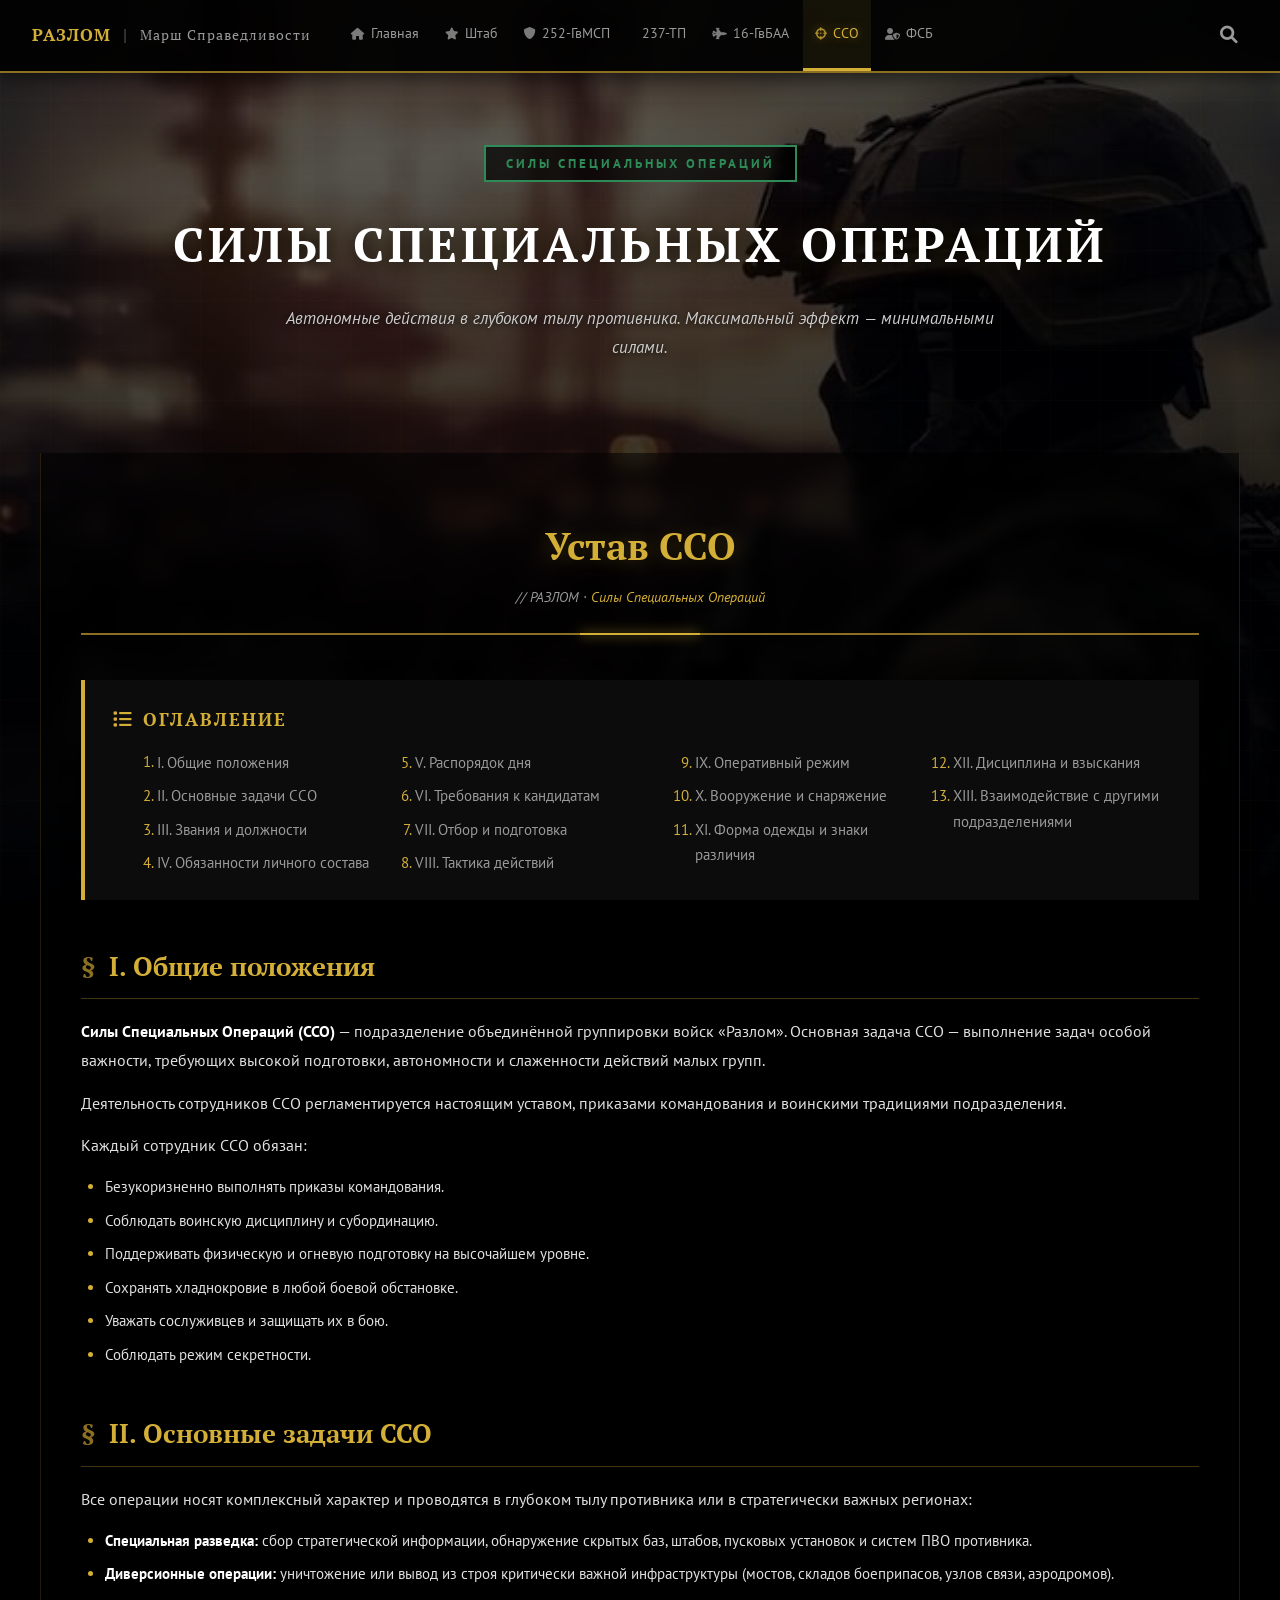
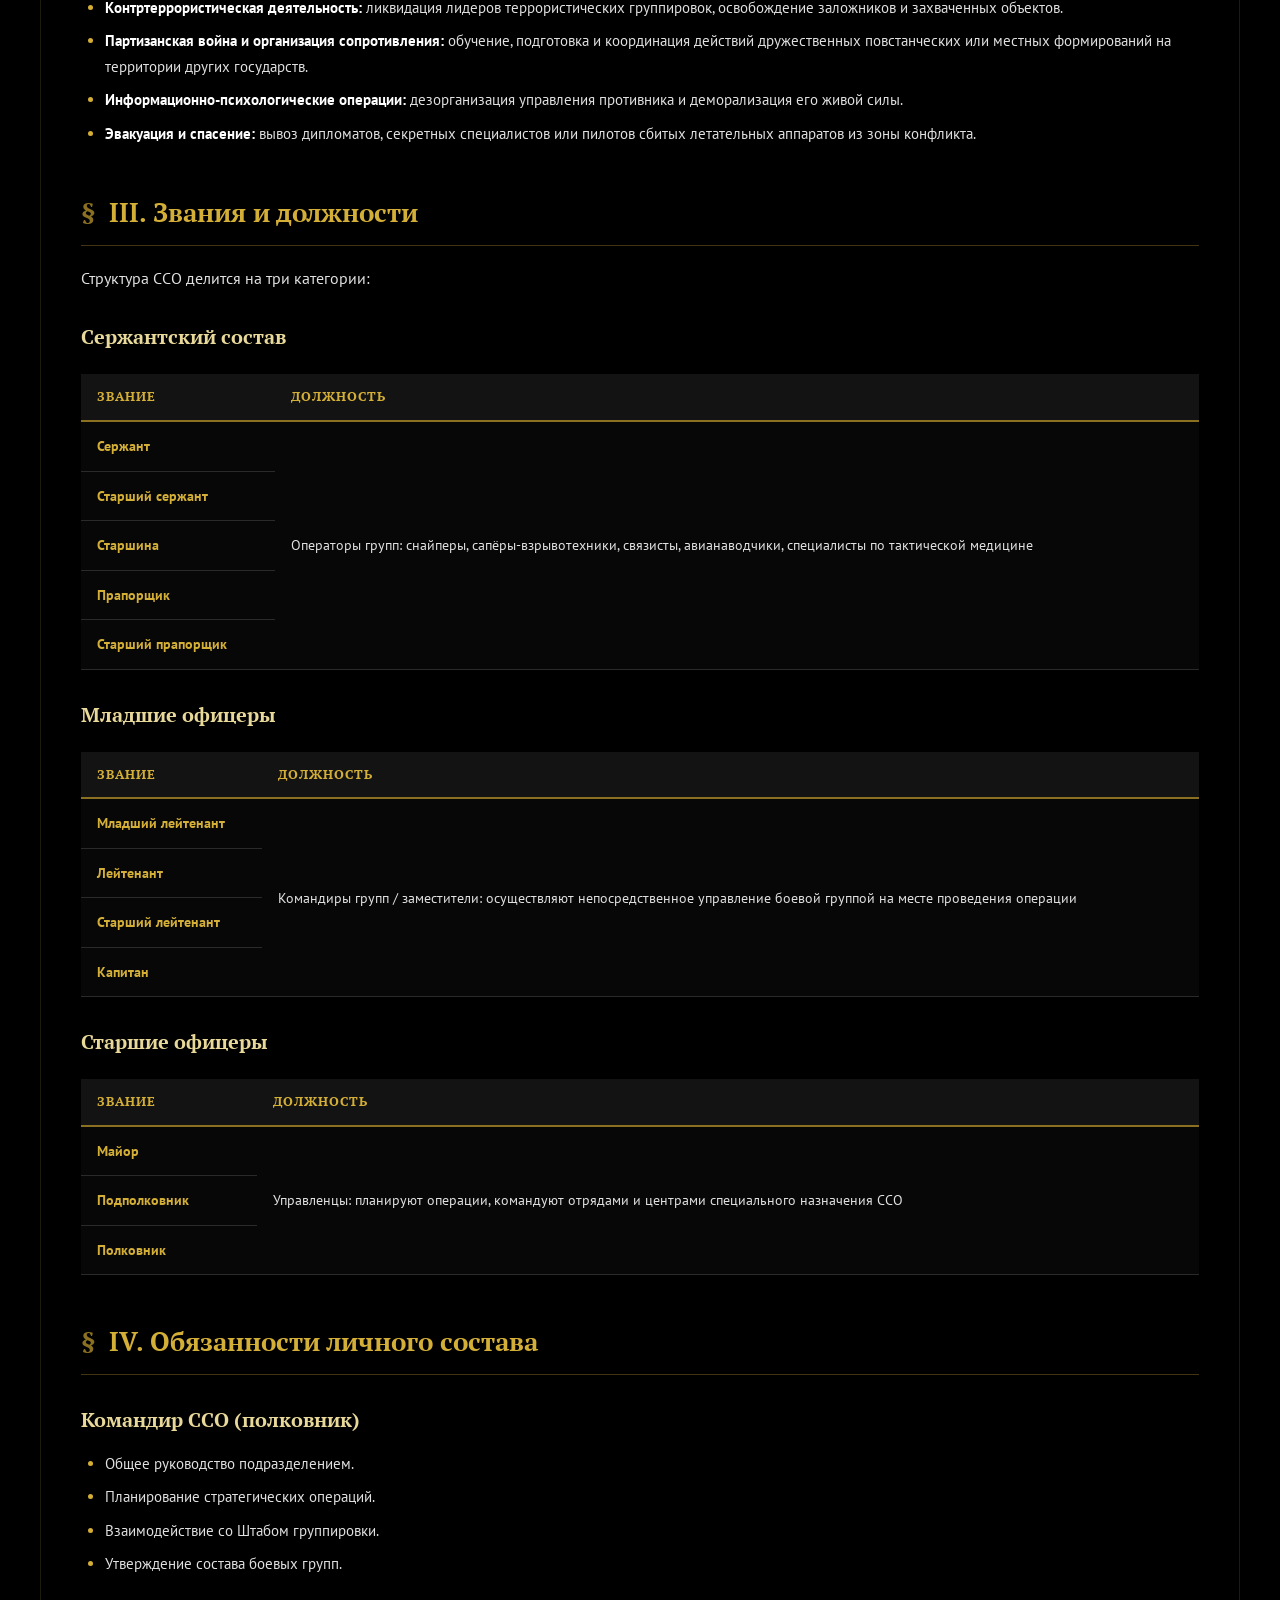
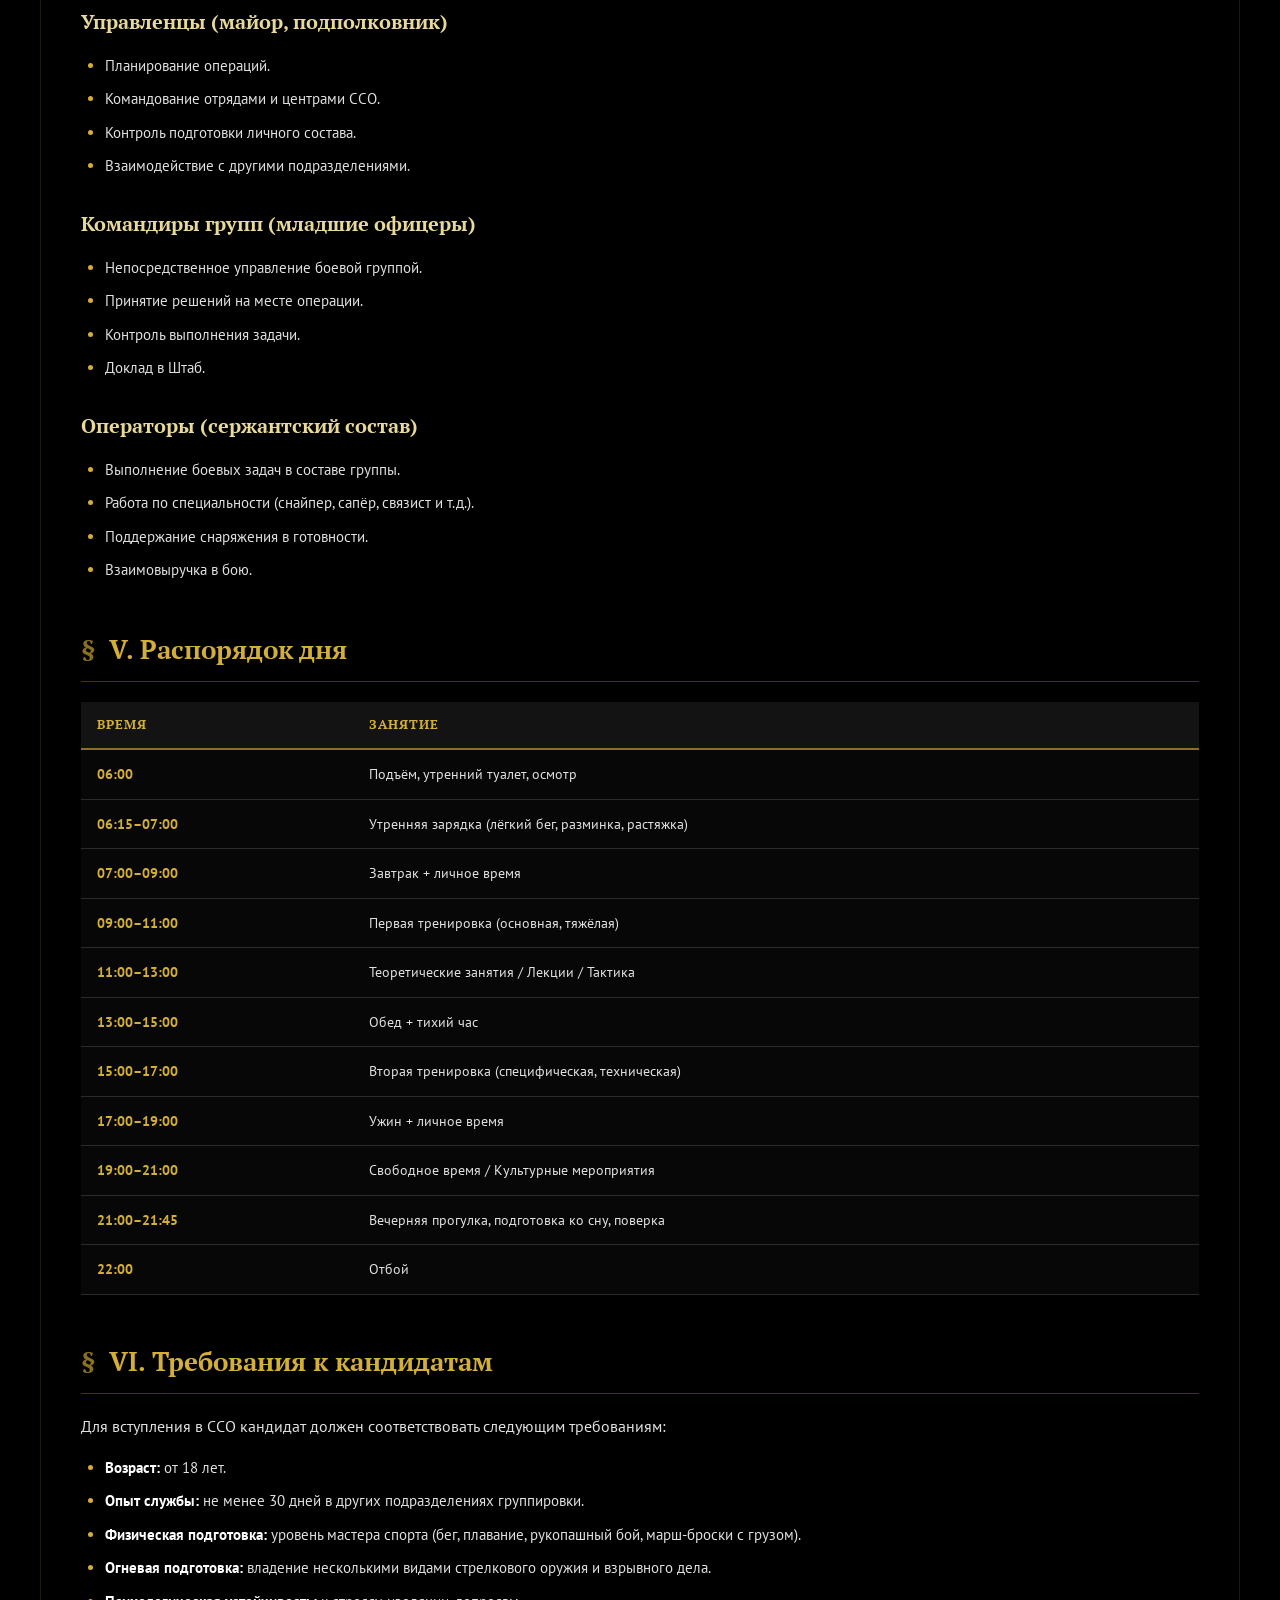
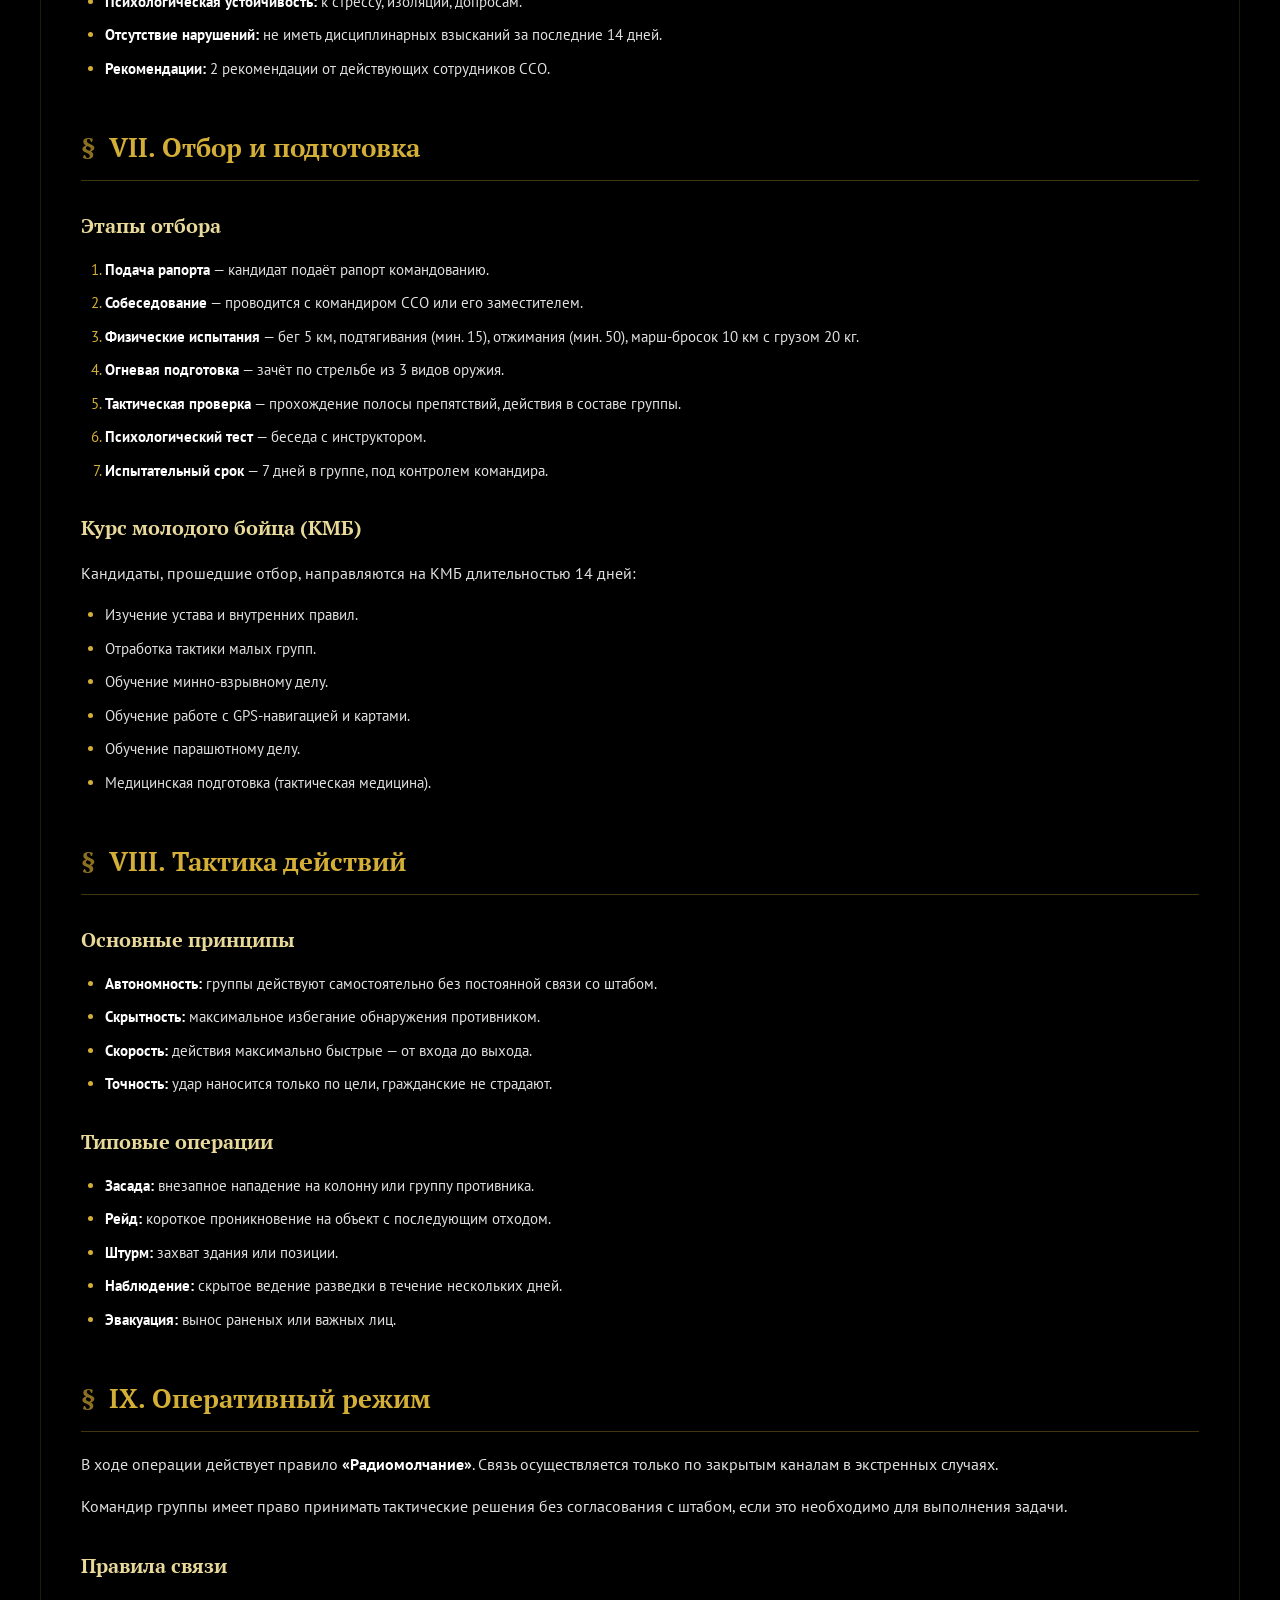
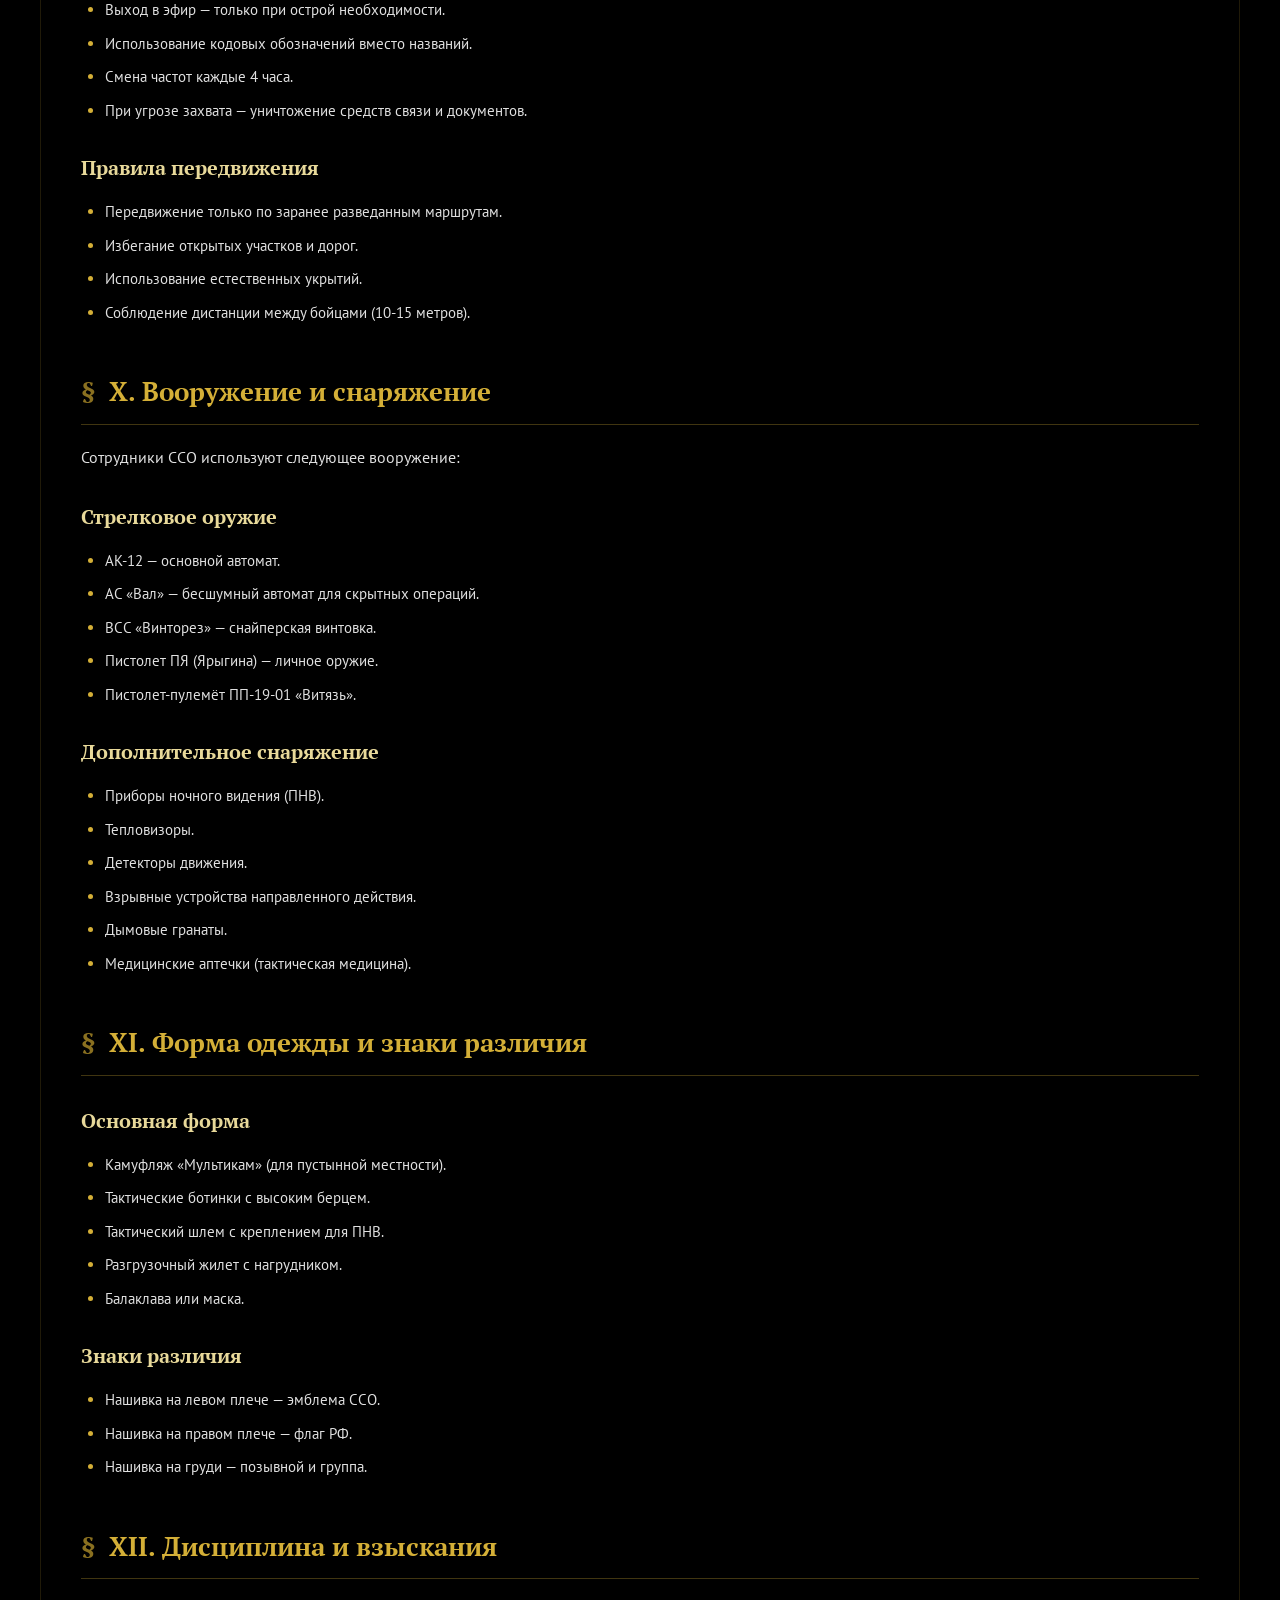
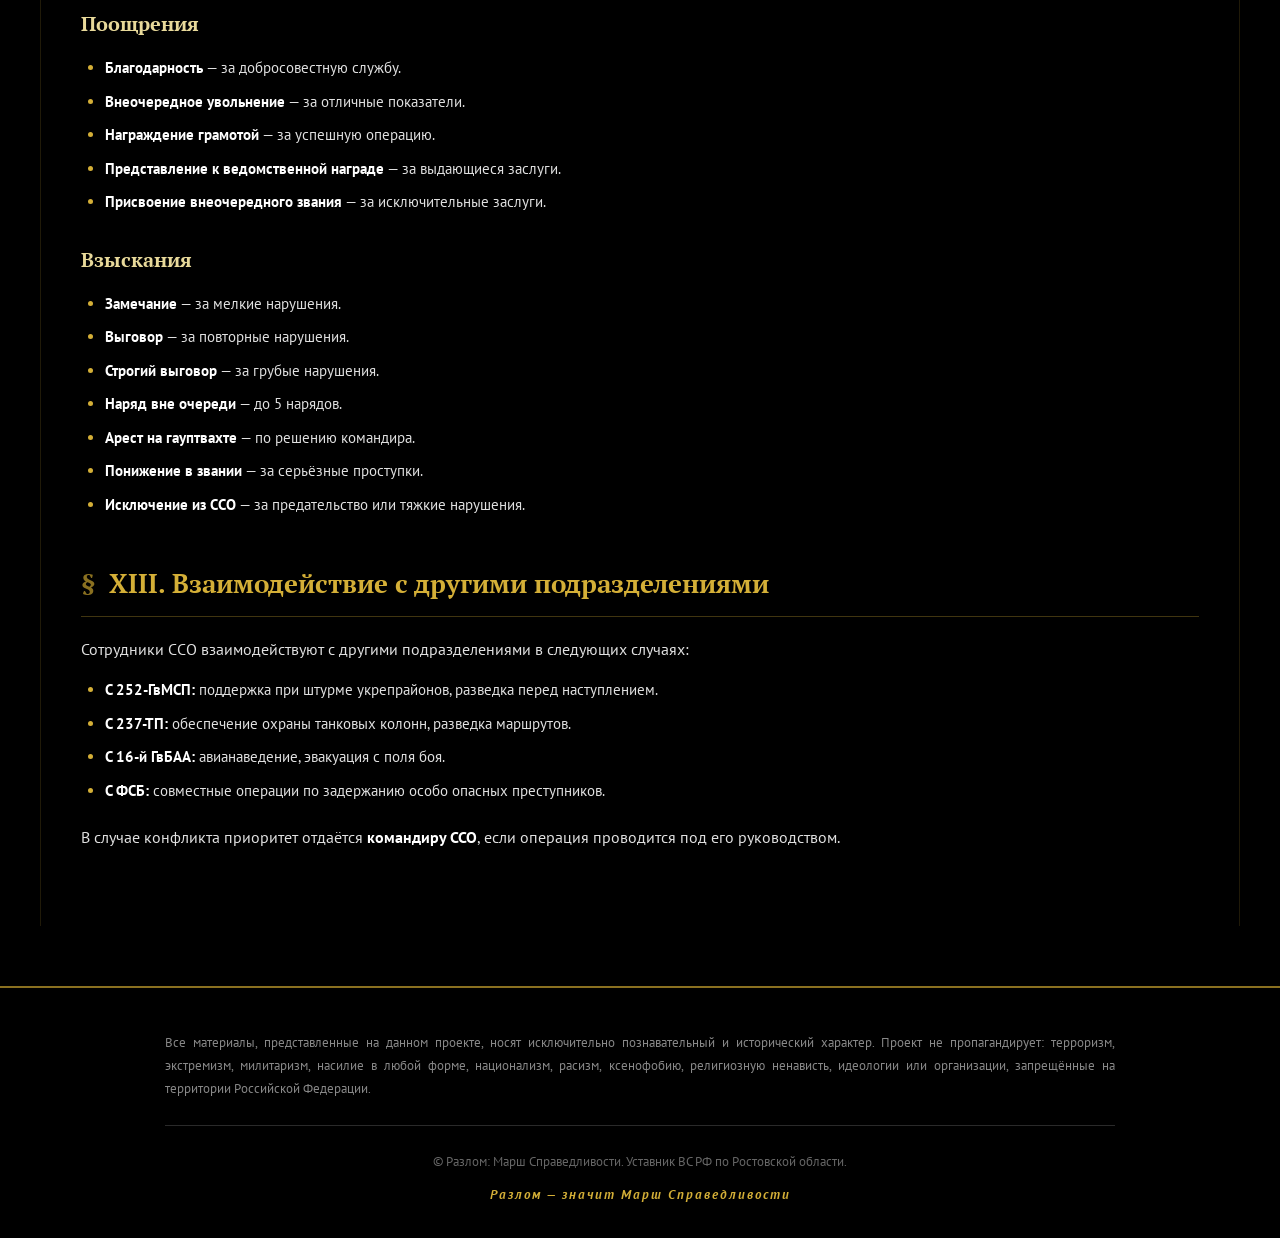
<file: sso.html>
<!DOCTYPE html>
<html lang="ru">
<head>
    <meta charset="UTF-8" />
    <meta name="viewport" content="width=device-width, initial-scale=1.0"/>
    <title>ССО · Устав | Разлом: Марш Справедливости</title>
    <meta name="description" content="Устав Сил Специальных Операций ВС РФ по Ростовской области." />
    <link rel="preconnect" href="https://fonts.googleapis.com" />
    <link rel="preconnect" href="https://fonts.gstatic.com" crossorigin />
    <link href="https://fonts.googleapis.com/css2?family=PT+Serif:wght@400;700&family=PT+Sans:wght@400;700&display=swap" rel="stylesheet" />
    <link rel="stylesheet" href="https://cdnjs.cloudflare.com/ajax/libs/font-awesome/6.0.0/css/all.min.css" />
    <link rel="stylesheet" href="style.css" />
</head>
<body style="background-image: url('images/ССО.png');">

<!-- ШАПКА -->
<div class="top-bar">
    <a class="top-brand" href="index.html">
        <span>РАЗЛОМ</span>
        <span class="brand-sep">|</span>
        <span class="brand-sub">Марш Справедливости</span>
    </a>
    <nav class="main-nav">
        <a class="nav-item" href="index.html"><i class="fas fa-home"></i> Главная</a>
        <a class="nav-item" href="hq.html"><i class="fas fa-star"></i> Штаб</a>
        <a class="nav-item" href="msp.html"><i class="fas fa-shield-alt"></i> 252-ГвМСП</a>
        <a class="nav-item" href="tp.html"><i class="fas fa-tank"></i> 237-ТП</a>
        <a class="nav-item" href="gvaa.html"><i class="fas fa-fighter-jet"></i> 16-ГвБАА</a>
        <a class="nav-item" href="sso.html"><i class="fas fa-crosshairs"></i> ССО</a>
        <a class="nav-item" href="fsb.html"><i class="fas fa-user-shield"></i> ФСБ</a>
    </nav>
    <button class="nav-search" aria-label="Поиск"><i class="fas fa-search"></i></button>
</div>

<!-- HERO -->
<div class="hero">
    <div class="hero-badge sso">Силы Специальных Операций</div>
    <h1>Силы Специальных Операций</h1>
    <p class="hero-sub">Автономные действия в глубоком тылу противника. Максимальный эффект — минимальными силами.</p>
</div>

<!-- КОНТЕНТ -->
<div class="content">

    <div class="content-header">
        <h1>Устав ССО</h1>
        <div class="breadcrumb">// РАЗЛОМ · <span>Силы Специальных Операций</span></div>
    </div>

    <!-- ОГЛАВЛЕНИЕ -->
    <div class="toc">
        <div class="toc-title"><i class="fas fa-list"></i> Оглавление</div>
        <ol id="toc-auto"></ol>
    </div>

    <!-- I -->
    <h2 id="s1">I. Общие положения</h2>
    <p><strong>Силы Специальных Операций (ССО)</strong> — подразделение объединённой группировки войск «Разлом». Основная задача ССО — выполнение задач особой важности, требующих высокой подготовки, автономности и слаженности действий малых групп.</p>
    <p>Деятельность сотрудников ССО регламентируется настоящим уставом, приказами командования и воинскими традициями подразделения.</p>
    <p>Каждый сотрудник ССО обязан:</p>
    <ul>
        <li>Безукоризненно выполнять приказы командования.</li>
        <li>Соблюдать воинскую дисциплину и субординацию.</li>
        <li>Поддерживать физическую и огневую подготовку на высочайшем уровне.</li>
        <li>Сохранять хладнокровие в любой боевой обстановке.</li>
        <li>Уважать сослуживцев и защищать их в бою.</li>
        <li>Соблюдать режим секретности.</li>
    </ul>

    <!-- II -->
    <h2 id="s2">II. Основные задачи ССО</h2>
    <p>Все операции носят комплексный характер и проводятся в глубоком тылу противника или в стратегически важных регионах:</p>
    <ul>
        <li><strong>Специальная разведка:</strong> сбор стратегической информации, обнаружение скрытых баз, штабов, пусковых установок и систем ПВО противника.</li>
        <li><strong>Диверсионные операции:</strong> уничтожение или вывод из строя критически важной инфраструктуры (мостов, складов боеприпасов, узлов связи, аэродромов).</li>
        <li><strong>Контртеррористическая деятельность:</strong> ликвидация лидеров террористических группировок, освобождение заложников и захваченных объектов.</li>
        <li><strong>Партизанская война и организация сопротивления:</strong> обучение, подготовка и координация действий дружественных повстанческих или местных формирований на территории других государств.</li>
        <li><strong>Информационно-психологические операции:</strong> дезорганизация управления противника и деморализация его живой силы.</li>
        <li><strong>Эвакуация и спасение:</strong> вывоз дипломатов, секретных специалистов или пилотов сбитых летательных аппаратов из зоны конфликта.</li>
    </ul>

    <!-- III -->
    <h2 id="s3">III. Звания и должности</h2>
    <p>Структура ССО делится на три категории:</p>

    <h3>Сержантский состав</h3>
    <table class="ranks-table">
        <thead>
            <tr>
                <th>Звание</th>
                <th>Должность</th>
            </tr>
        </thead>
        <tbody>
            <tr><td>Сержант</td><td rowspan="5">Операторы групп: снайперы, сапёры-взрывотехники, связисты, авианаводчики, специалисты по тактической медицине</td></tr>
            <tr><td>Старший сержант</td></tr>
            <tr><td>Старшина</td></tr>
            <tr><td>Прапорщик</td></tr>
            <tr><td>Старший прапорщик</td></tr>
        </tbody>
    </table>

    <h3>Младшие офицеры</h3>
    <table class="ranks-table">
        <thead>
            <tr>
                <th>Звание</th>
                <th>Должность</th>
            </tr>
        </thead>
        <tbody>
            <tr><td>Младший лейтенант</td><td rowspan="4">Командиры групп / заместители: осуществляют непосредственное управление боевой группой на месте проведения операции</td></tr>
            <tr><td>Лейтенант</td></tr>
            <tr><td>Старший лейтенант</td></tr>
            <tr><td>Капитан</td></tr>
        </tbody>
    </table>

    <h3>Старшие офицеры</h3>
    <table class="ranks-table">
        <thead>
            <tr>
                <th>Звание</th>
                <th>Должность</th>
            </tr>
        </thead>
        <tbody>
            <tr><td>Майор</td><td rowspan="3">Управленцы: планируют операции, командуют отрядами и центрами специального назначения ССО</td></tr>
            <tr><td>Подполковник</td></tr>
            <tr><td>Полковник</td></tr>
        </tbody>
    </table>

    <!-- IV -->
    <h2 id="s4">IV. Обязанности личного состава</h2>
    <h3>Командир ССО (полковник)</h3>
    <ul>
        <li>Общее руководство подразделением.</li>
        <li>Планирование стратегических операций.</li>
        <li>Взаимодействие со Штабом группировки.</li>
        <li>Утверждение состава боевых групп.</li>
    </ul>
    <h3>Управленцы (майор, подполковник)</h3>
    <ul>
        <li>Планирование операций.</li>
        <li>Командование отрядами и центрами ССО.</li>
        <li>Контроль подготовки личного состава.</li>
        <li>Взаимодействие с другими подразделениями.</li>
    </ul>
    <h3>Командиры групп (младшие офицеры)</h3>
    <ul>
        <li>Непосредственное управление боевой группой.</li>
        <li>Принятие решений на месте операции.</li>
        <li>Контроль выполнения задачи.</li>
        <li>Доклад в Штаб.</li>
    </ul>
    <h3>Операторы (сержантский состав)</h3>
    <ul>
        <li>Выполнение боевых задач в составе группы.</li>
        <li>Работа по специальности (снайпер, сапёр, связист и т.д.).</li>
        <li>Поддержание снаряжения в готовности.</li>
        <li>Взаимовыручка в бою.</li>
    </ul>

    <!-- V -->
    <h2 id="s5">V. Распорядок дня</h2>
    <table class="ranks-table">
        <thead>
            <tr>
                <th>Время</th>
                <th>Занятие</th>
            </tr>
        </thead>
        <tbody>
            <tr><td>06:00</td><td>Подъём, утренний туалет, осмотр</td></tr>
            <tr><td>06:15–07:00</td><td>Утренняя зарядка (лёгкий бег, разминка, растяжка)</td></tr>
            <tr><td>07:00–09:00</td><td>Завтрак + личное время</td></tr>
            <tr><td>09:00–11:00</td><td>Первая тренировка (основная, тяжёлая)</td></tr>
            <tr><td>11:00–13:00</td><td>Теоретические занятия / Лекции / Тактика</td></tr>
            <tr><td>13:00–15:00</td><td>Обед + тихий час</td></tr>
            <tr><td>15:00–17:00</td><td>Вторая тренировка (специфическая, техническая)</td></tr>
            <tr><td>17:00–19:00</td><td>Ужин + личное время</td></tr>
            <tr><td>19:00–21:00</td><td>Свободное время / Культурные мероприятия</td></tr>
            <tr><td>21:00–21:45</td><td>Вечерняя прогулка, подготовка ко сну, поверка</td></tr>
            <tr><td>22:00</td><td>Отбой</td></tr>
        </tbody>
    </table>

    <!-- VI -->
    <h2 id="s6">VI. Требования к кандидатам</h2>
    <p>Для вступления в ССО кандидат должен соответствовать следующим требованиям:</p>
    <ul>
        <li><strong>Возраст:</strong> от 18 лет.</li>
        <li><strong>Опыт службы:</strong> не менее 30 дней в других подразделениях группировки.</li>
        <li><strong>Физическая подготовка:</strong> уровень мастера спорта (бег, плавание, рукопашный бой, марш-броски с грузом).</li>
        <li><strong>Огневая подготовка:</strong> владение несколькими видами стрелкового оружия и взрывного дела.</li>
        <li><strong>Психологическая устойчивость:</strong> к стрессу, изоляции, допросам.</li>
        <li><strong>Отсутствие нарушений:</strong> не иметь дисциплинарных взысканий за последние 14 дней.</li>
        <li><strong>Рекомендации:</strong> 2 рекомендации от действующих сотрудников ССО.</li>
    </ul>

    <!-- VII -->
    <h2 id="s7">VII. Отбор и подготовка</h2>
    <h3>Этапы отбора</h3>
    <ol>
        <li><strong>Подача рапорта</strong> — кандидат подаёт рапорт командованию.</li>
        <li><strong>Собеседование</strong> — проводится с командиром ССО или его заместителем.</li>
        <li><strong>Физические испытания</strong> — бег 5 км, подтягивания (мин. 15), отжимания (мин. 50), марш-бросок 10 км с грузом 20 кг.</li>
        <li><strong>Огневая подготовка</strong> — зачёт по стрельбе из 3 видов оружия.</li>
        <li><strong>Тактическая проверка</strong> — прохождение полосы препятствий, действия в составе группы.</li>
        <li><strong>Психологический тест</strong> — беседа с инструктором.</li>
        <li><strong>Испытательный срок</strong> — 7 дней в группе, под контролем командира.</li>
    </ol>
    <h3>Курс молодого бойца (КМБ)</h3>
    <p>Кандидаты, прошедшие отбор, направляются на КМБ длительностью 14 дней:</p>
    <ul>
        <li>Изучение устава и внутренних правил.</li>
        <li>Отработка тактики малых групп.</li>
        <li>Обучение минно-взрывному делу.</li>
        <li>Обучение работе с GPS-навигацией и картами.</li>
        <li>Обучение парашютному делу.</li>
        <li>Медицинская подготовка (тактическая медицина).</li>
    </ul>

    <!-- VIII -->
    <h2 id="s8">VIII. Тактика действий</h2>
    <h3>Основные принципы</h3>
    <ul>
        <li><strong>Автономность:</strong> группы действуют самостоятельно без постоянной связи со штабом.</li>
        <li><strong>Скрытность:</strong> максимальное избегание обнаружения противником.</li>
        <li><strong>Скорость:</strong> действия максимально быстрые — от входа до выхода.</li>
        <li><strong>Точность:</strong> удар наносится только по цели, гражданские не страдают.</li>
    </ul>
    <h3>Типовые операции</h3>
    <ul>
        <li><strong>Засада:</strong> внезапное нападение на колонну или группу противника.</li>
        <li><strong>Рейд:</strong> короткое проникновение на объект с последующим отходом.</li>
        <li><strong>Штурм:</strong> захват здания или позиции.</li>
        <li><strong>Наблюдение:</strong> скрытое ведение разведки в течение нескольких дней.</li>
        <li><strong>Эвакуация:</strong> вынос раненых или важных лиц.</li>
    </ul>

    <!-- IX -->
    <h2 id="s9">IX. Оперативный режим</h2>
    <p>В ходе операции действует правило <strong>«Радиомолчание»</strong>. Связь осуществляется только по закрытым каналам в экстренных случаях.</p>
    <p>Командир группы имеет право принимать тактические решения без согласования с штабом, если это необходимо для выполнения задачи.</p>
    <h3>Правила связи</h3>
    <ul>
        <li>Выход в эфир — только при острой необходимости.</li>
        <li>Использование кодовых обозначений вместо названий.</li>
        <li>Смена частот каждые 4 часа.</li>
        <li>При угрозе захвата — уничтожение средств связи и документов.</li>
    </ul>
    <h3>Правила передвижения</h3>
    <ul>
        <li>Передвижение только по заранее разведанным маршрутам.</li>
        <li>Избегание открытых участков и дорог.</li>
        <li>Использование естественных укрытий.</li>
        <li>Соблюдение дистанции между бойцами (10-15 метров).</li>
    </ul>

    <!-- X -->
    <h2 id="s10">X. Вооружение и снаряжение</h2>
    <p>Сотрудники ССО используют следующее вооружение:</p>
    <h3>Стрелковое оружие</h3>
    <ul>
        <li>АК-12 — основной автомат.</li>
        <li>АС «Вал» — бесшумный автомат для скрытных операций.</li>
        <li>ВСС «Винторез» — снайперская винтовка.</li>
        <li>Пистолет ПЯ (Ярыгина) — личное оружие.</li>
        <li>Пистолет-пулемёт ПП-19-01 «Витязь».</li>
    </ul>
    <h3>Дополнительное снаряжение</h3>
    <ul>
        <li>Приборы ночного видения (ПНВ).</li>
        <li>Тепловизоры.</li>
        <li>Детекторы движения.</li>
        <li>Взрывные устройства направленного действия.</li>
        <li>Дымовые гранаты.</li>
        <li>Медицинские аптечки (тактическая медицина).</li>
    </ul>

    <!-- XI -->
    <h2 id="s11">XI. Форма одежды и знаки различия</h2>
    <h3>Основная форма</h3>
    <ul>
        <li>Камуфляж «Мультикам» (для пустынной местности).</li>
        <li>Тактические ботинки с высоким берцем.</li>
        <li>Тактический шлем с креплением для ПНВ.</li>
        <li>Разгрузочный жилет с нагрудником.</li>
        <li>Балаклава или маска.</li>
    </ul>
    <h3>Знаки различия</h3>
    <ul>
        <li>Нашивка на левом плече — эмблема ССО.</li>
        <li>Нашивка на правом плече — флаг РФ.</li>
        <li>Нашивка на груди — позывной и группа.</li>
    </ul>

    <!-- XII -->
    <h2 id="s12">XII. Дисциплина и взыскания</h2>
    <h3>Поощрения</h3>
    <ul>
        <li><strong>Благодарность</strong> — за добросовестную службу.</li>
        <li><strong>Внеочередное увольнение</strong> — за отличные показатели.</li>
        <li><strong>Награждение грамотой</strong> — за успешную операцию.</li>
        <li><strong>Представление к ведомственной награде</strong> — за выдающиеся заслуги.</li>
        <li><strong>Присвоение внеочередного звания</strong> — за исключительные заслуги.</li>
    </ul>
    <h3>Взыскания</h3>
    <ul>
        <li><strong>Замечание</strong> — за мелкие нарушения.</li>
        <li><strong>Выговор</strong> — за повторные нарушения.</li>
        <li><strong>Строгий выговор</strong> — за грубые нарушения.</li>
        <li><strong>Наряд вне очереди</strong> — до 5 нарядов.</li>
        <li><strong>Арест на гауптвахте</strong> — по решению командира.</li>
        <li><strong>Понижение в звании</strong> — за серьёзные проступки.</li>
        <li><strong>Исключение из ССО</strong> — за предательство или тяжкие нарушения.</li>
    </ul>

    <!-- XIII -->
    <h2 id="s13">XIII. Взаимодействие с другими подразделениями</h2>
    <p>Сотрудники ССО взаимодействуют с другими подразделениями в следующих случаях:</p>
    <ul>
        <li><strong>С 252-ГвМСП:</strong> поддержка при штурме укрепрайонов, разведка перед наступлением.</li>
        <li><strong>С 237-ТП:</strong> обеспечение охраны танковых колонн, разведка маршрутов.</li>
        <li><strong>С 16-й ГвБАА:</strong> авианаведение, эвакуация с поля боя.</li>
        <li><strong>С ФСБ:</strong> совместные операции по задержанию особо опасных преступников.</li>
    </ul>
    <p>В случае конфликта приоритет отдаётся <strong>командиру ССО</strong>, если операция проводится под его руководством.</p>

</div>

<!-- ФУТЕР -->
<footer>
    <div class="disclaimer-text">
        Все материалы, представленные на данном проекте, носят исключительно познавательный и исторический характер. Проект не пропагандирует: терроризм, экстремизм, милитаризм, насилие в любой форме, национализм, расизм, ксенофобию, религиозную ненависть, идеологии или организации, запрещённые на территории Российской Федерации.
    </div>
    <div class="footer-bottom">
        <div>© Разлом: Марш Справедливости. Уставник ВС РФ по Ростовской области.</div>
        <div class="slogan">Разлом — значит Марш Справедливости</div>
    </div>
</footer>

<script src="script.js"></script>
</body>
</html>
</file>
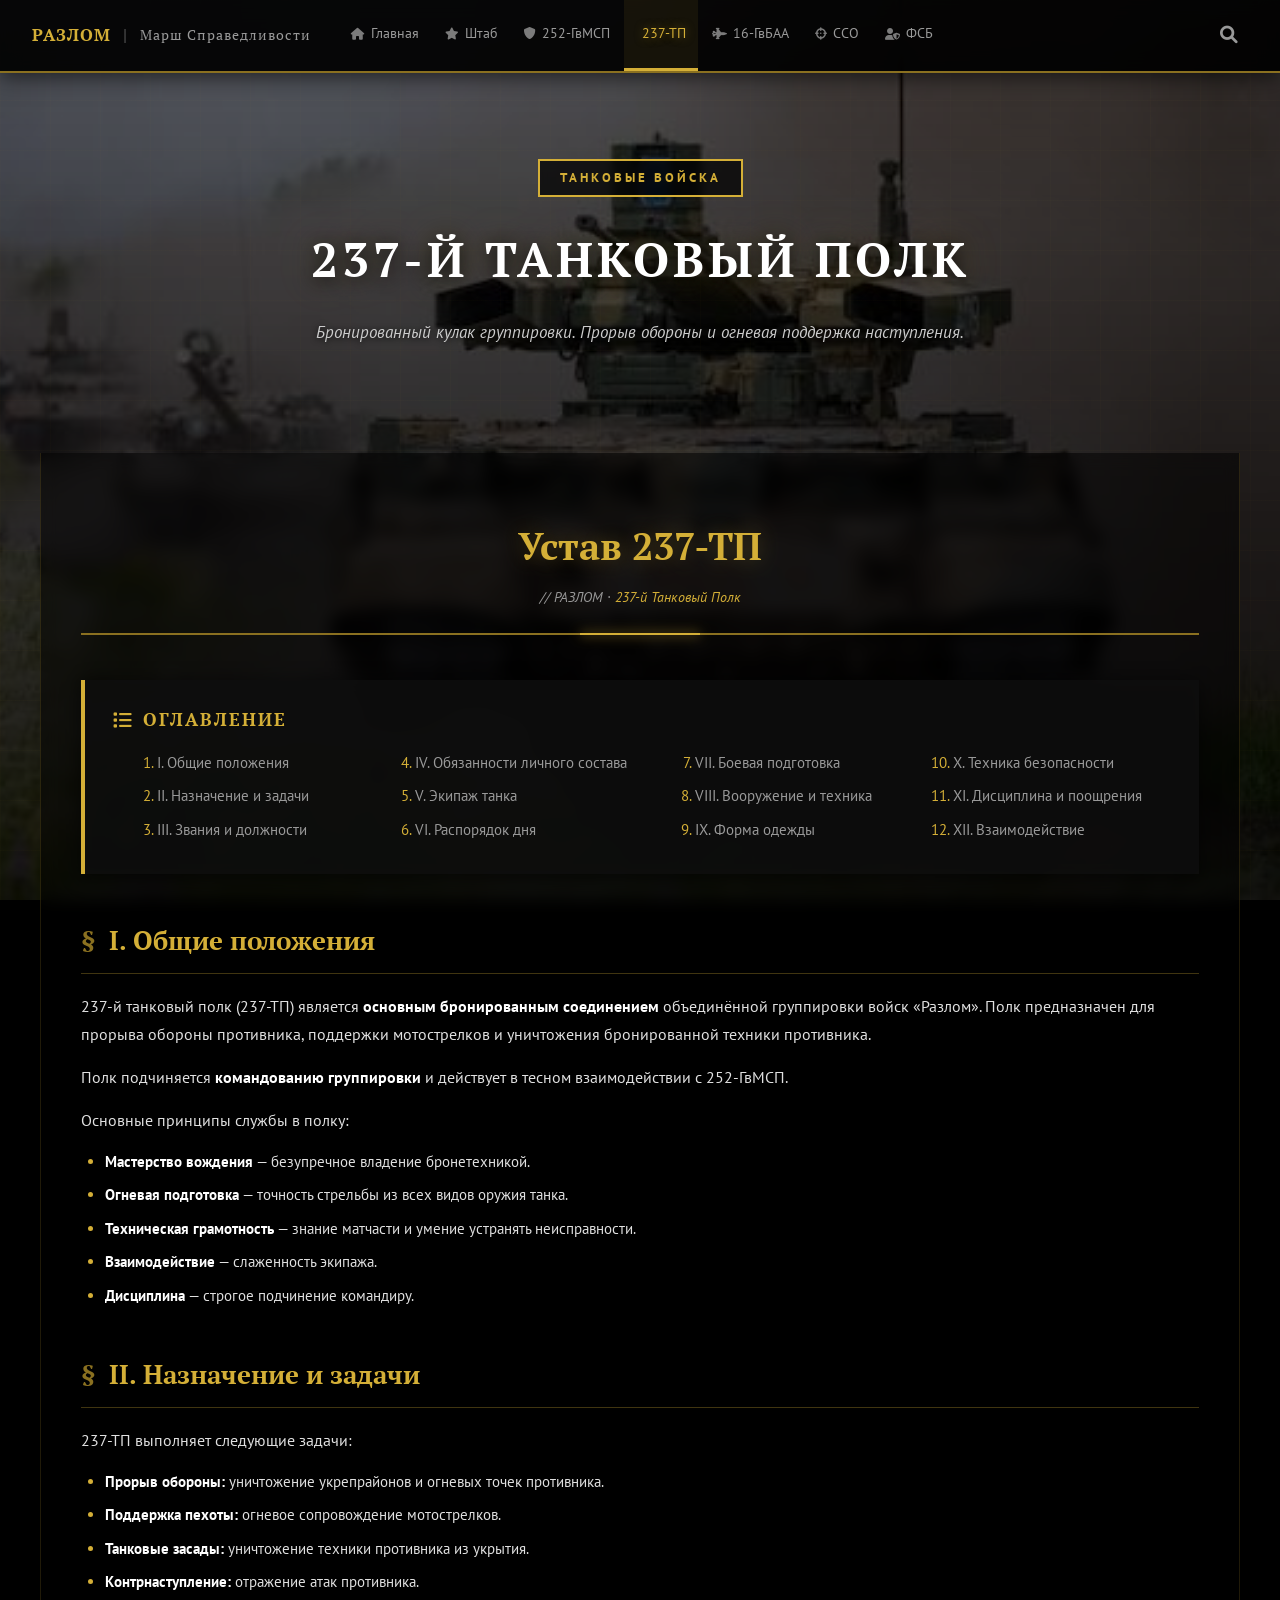
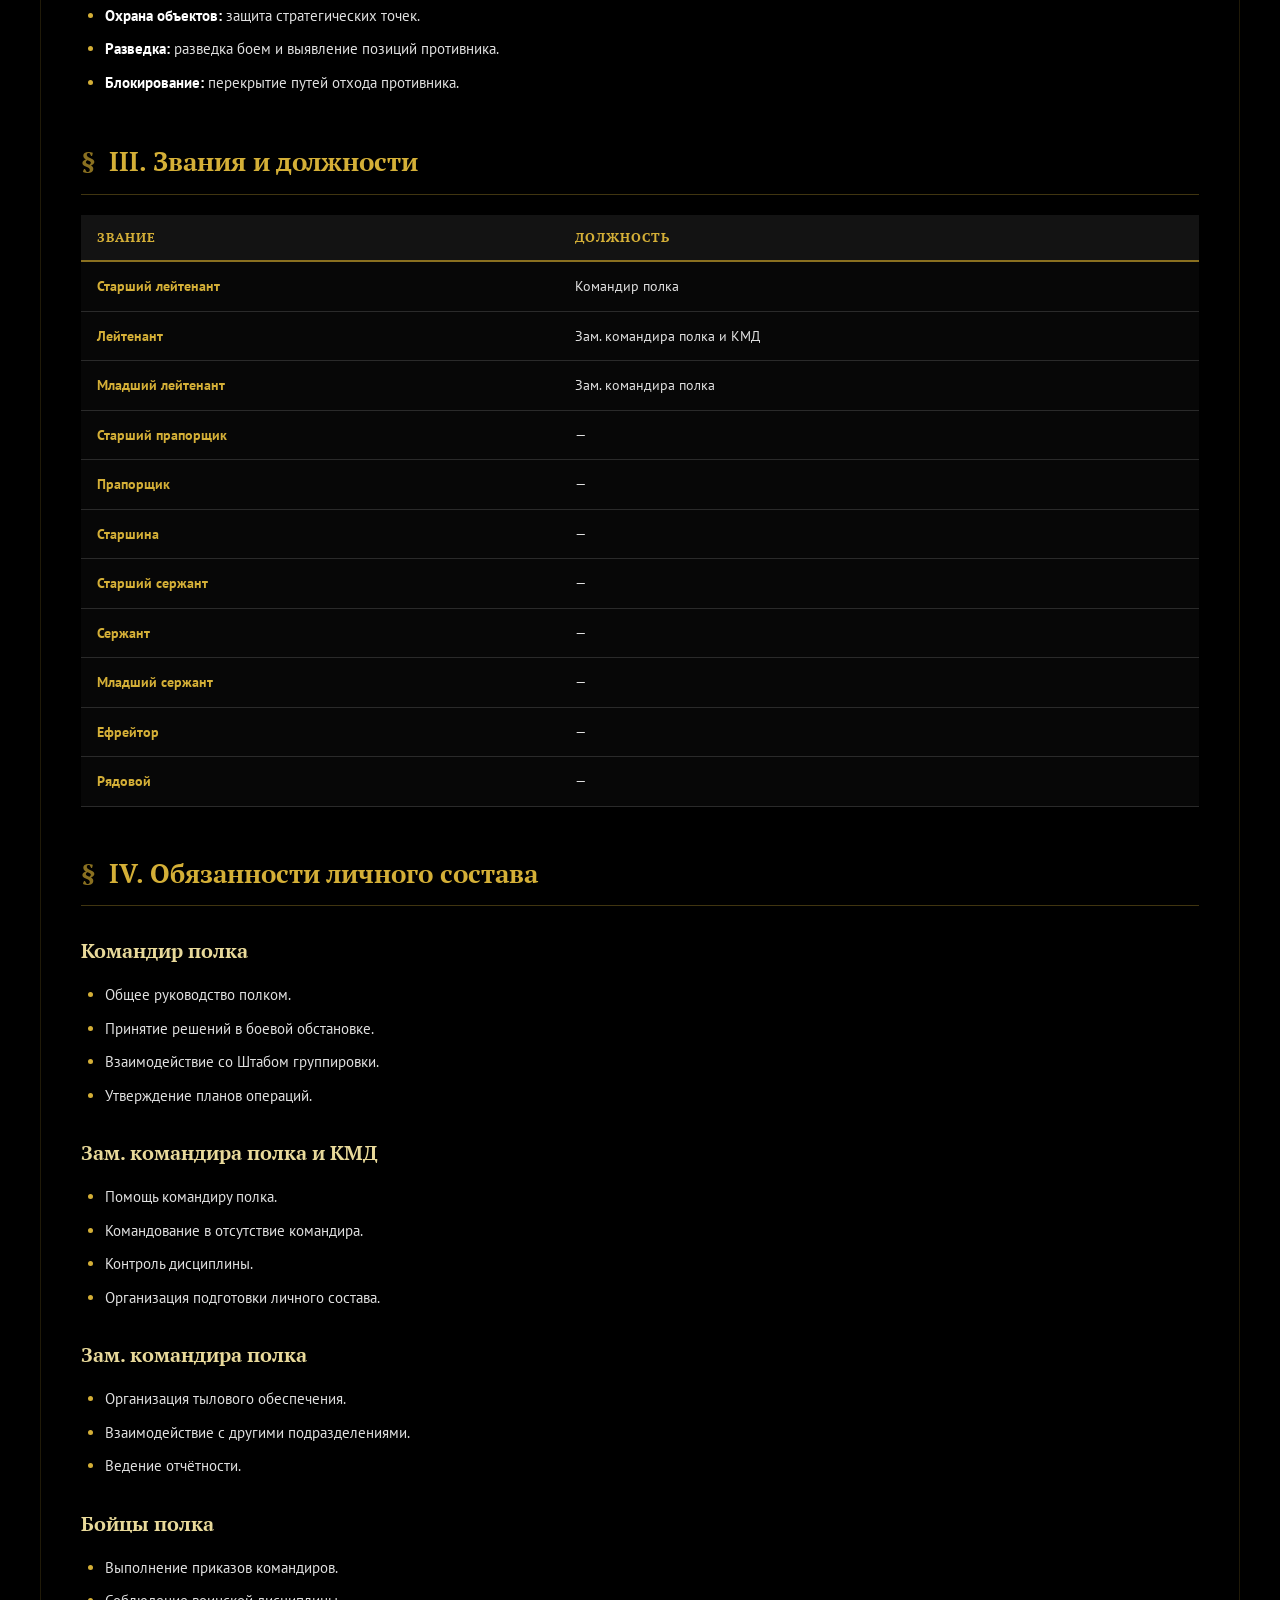
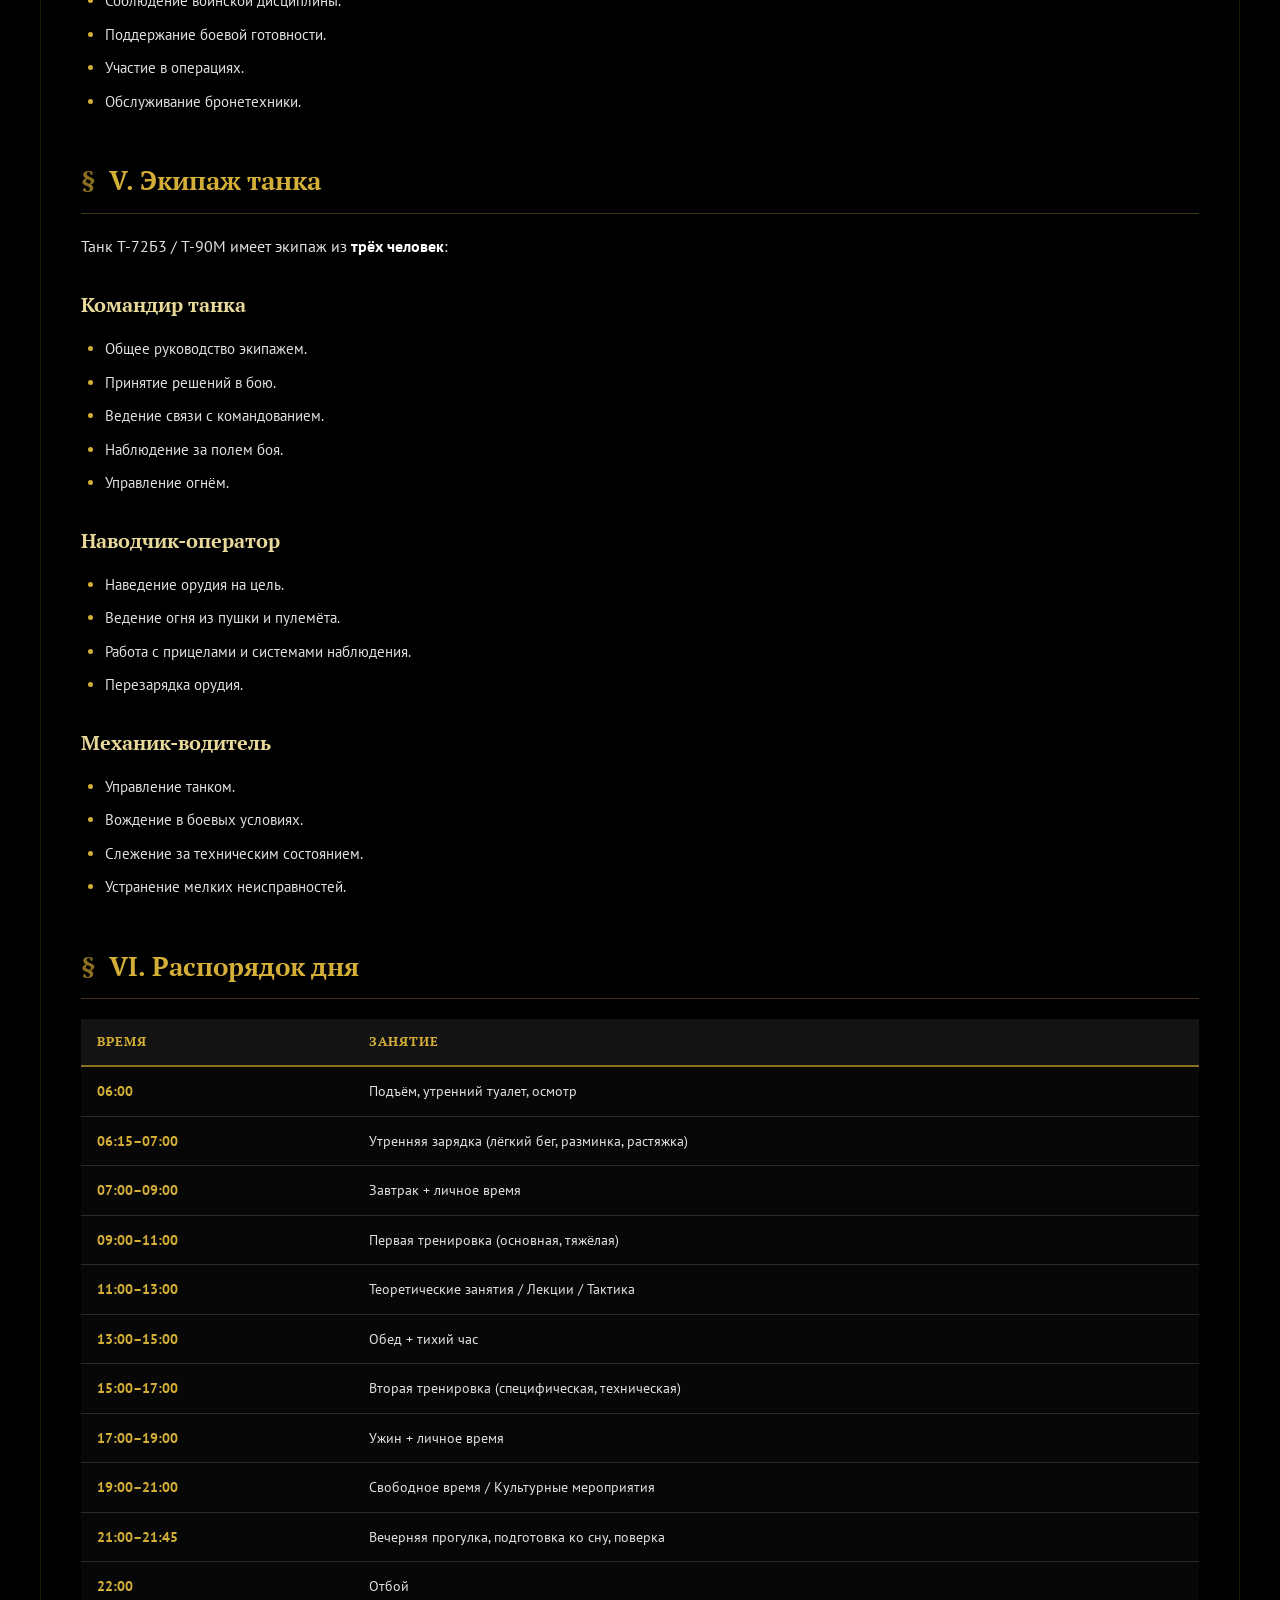
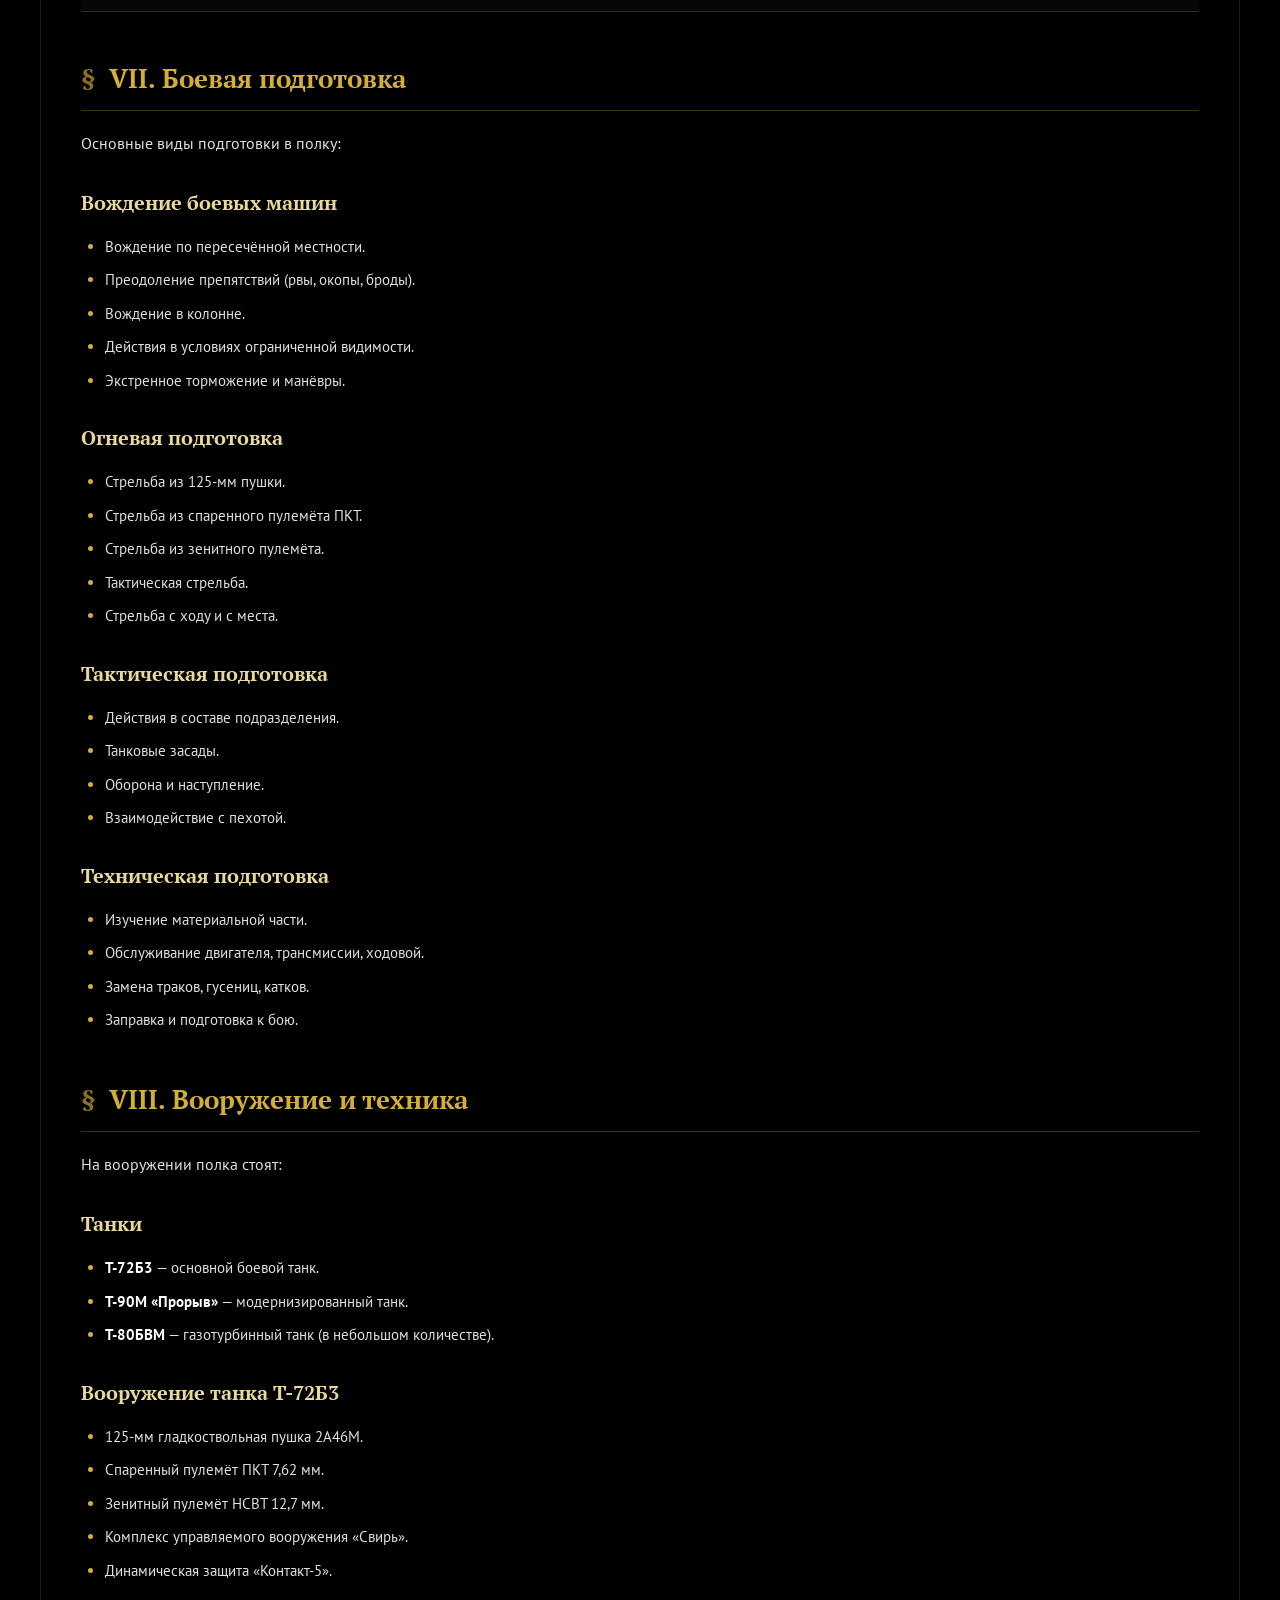
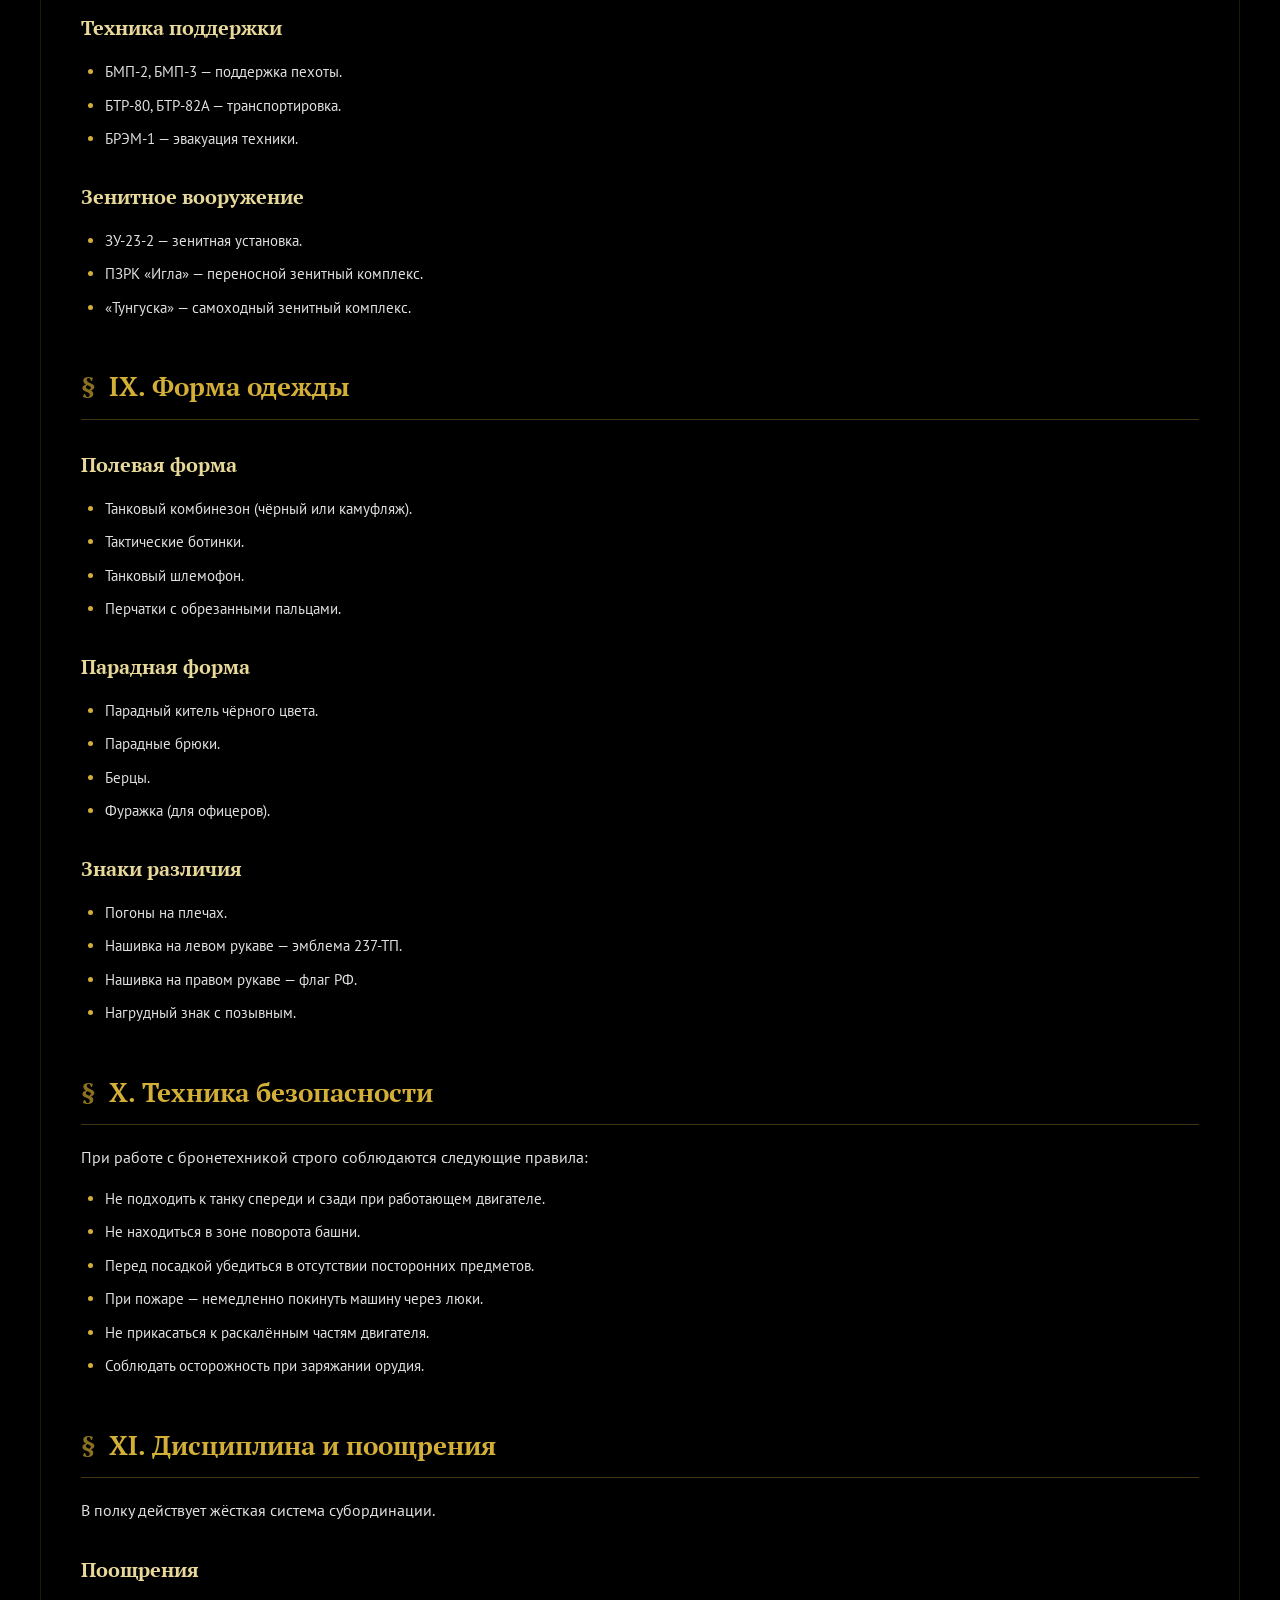
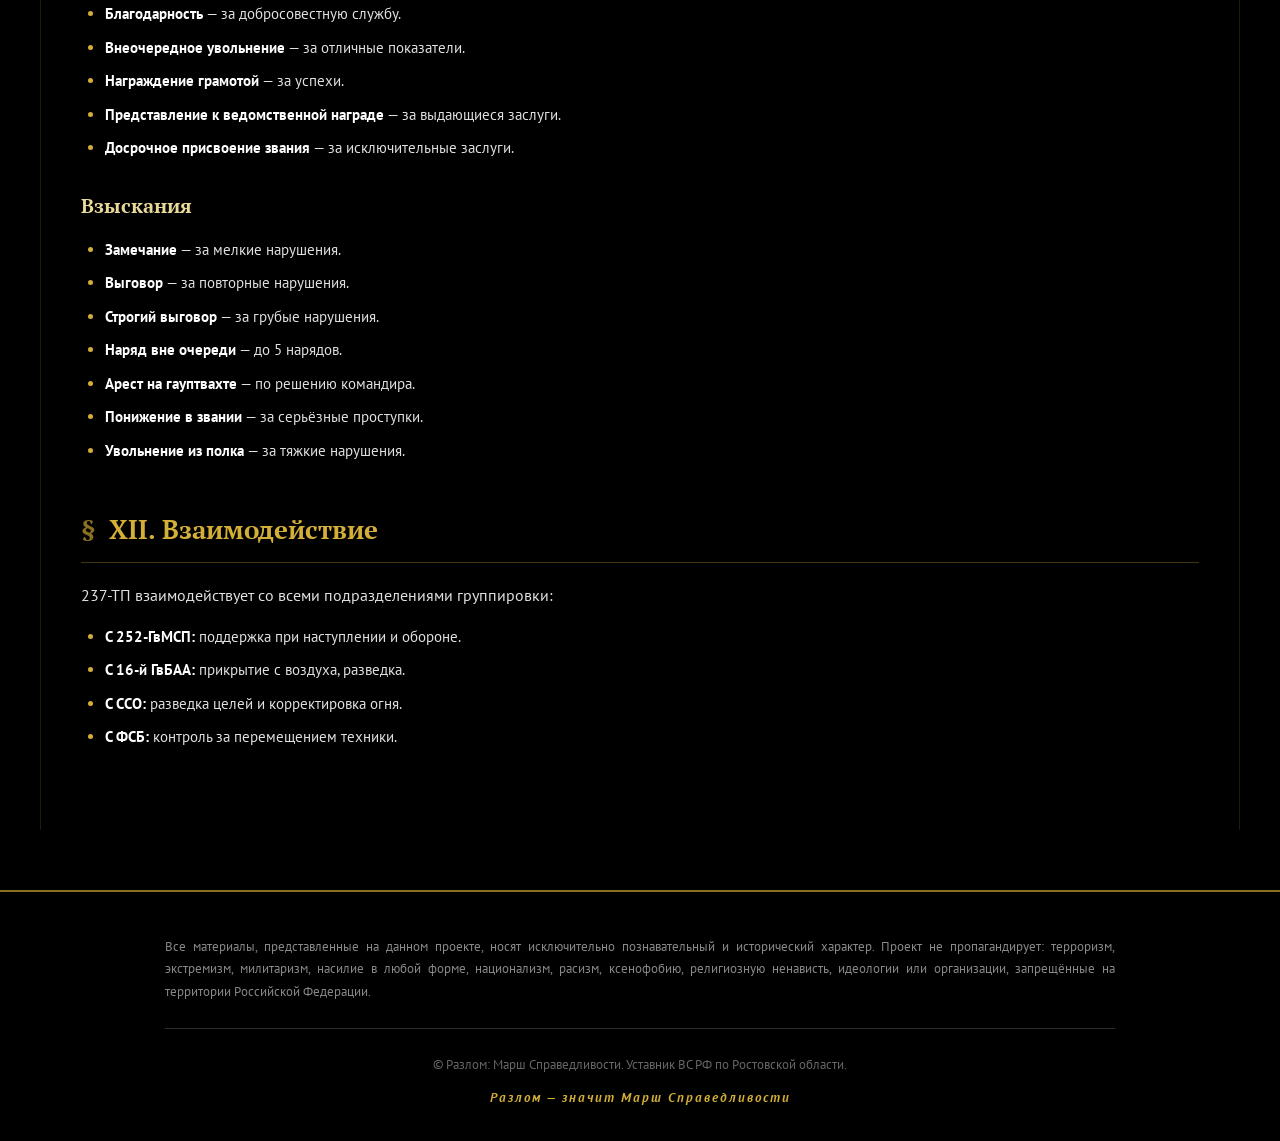
<file: tp.html>
<!DOCTYPE html>
<html lang="ru">
<head>
    <meta charset="UTF-8" />
    <meta name="viewport" content="width=device-width, initial-scale=1.0"/>
    <title>237-й ТП · Устав | Разлом: Марш Справедливости</title>
    <meta name="description" content="Устав 237-го танкового полка ВС РФ по Ростовской области." />
    <link rel="preconnect" href="https://fonts.googleapis.com" />
    <link rel="preconnect" href="https://fonts.gstatic.com" crossorigin />
    <link href="https://fonts.googleapis.com/css2?family=PT+Serif:wght@400;700&family=PT+Sans:wght@400;700&display=swap" rel="stylesheet" />
    <link rel="stylesheet" href="https://cdnjs.cloudflare.com/ajax/libs/font-awesome/6.0.0/css/all.min.css" />
    <link rel="stylesheet" href="style.css" />
</head>
<body style="background-image: url('images/Тех. Полк.png');">

<!-- ШАПКА -->
<div class="top-bar">
    <a class="top-brand" href="index.html">
        <span>РАЗЛОМ</span>
        <span class="brand-sep">|</span>
        <span class="brand-sub">Марш Справедливости</span>
    </a>
    <nav class="main-nav">
        <a class="nav-item" href="index.html"><i class="fas fa-home"></i> Главная</a>
        <a class="nav-item" href="hq.html"><i class="fas fa-star"></i> Штаб</a>
        <a class="nav-item" href="msp.html"><i class="fas fa-shield-alt"></i> 252-ГвМСП</a>
        <a class="nav-item" href="tp.html"><i class="fas fa-tank"></i> 237-ТП</a>
        <a class="nav-item" href="gvaa.html"><i class="fas fa-fighter-jet"></i> 16-ГвБАА</a>
        <a class="nav-item" href="sso.html"><i class="fas fa-crosshairs"></i> ССО</a>
        <a class="nav-item" href="fsb.html"><i class="fas fa-user-shield"></i> ФСБ</a>
    </nav>
    <button class="nav-search" aria-label="Поиск"><i class="fas fa-search"></i></button>
</div>

<!-- HERO -->
<div class="hero">
    <div class="hero-badge tp">Танковые войска</div>
    <h1>237-й Танковый Полк</h1>
    <p class="hero-sub">Бронированный кулак группировки. Прорыв обороны и огневая поддержка наступления.</p>
</div>

<!-- КОНТЕНТ -->
<div class="content">

    <div class="content-header">
        <h1>Устав 237-ТП</h1>
        <div class="breadcrumb">// РАЗЛОМ · <span>237-й Танковый Полк</span></div>
    </div>

    <!-- ОГЛАВЛЕНИЕ -->
    <div class="toc">
        <div class="toc-title"><i class="fas fa-list"></i> Оглавление</div>
        <ol id="toc-auto"></ol>
    </div>

    <!-- I -->
    <h2 id="s1">I. Общие положения</h2>
    <p>237-й танковый полк (237-ТП) является <strong>основным бронированным соединением</strong> объединённой группировки войск «Разлом». Полк предназначен для прорыва обороны противника, поддержки мотострелков и уничтожения бронированной техники противника.</p>
    <p>Полк подчиняется <strong>командованию группировки</strong> и действует в тесном взаимодействии с 252-ГвМСП.</p>
    <p>Основные принципы службы в полку:</p>
    <ul>
        <li><strong>Мастерство вождения</strong> — безупречное владение бронетехникой.</li>
        <li><strong>Огневая подготовка</strong> — точность стрельбы из всех видов оружия танка.</li>
        <li><strong>Техническая грамотность</strong> — знание матчасти и умение устранять неисправности.</li>
        <li><strong>Взаимодействие</strong> — слаженность экипажа.</li>
        <li><strong>Дисциплина</strong> — строгое подчинение командиру.</li>
    </ul>

    <!-- II -->
    <h2 id="s2">II. Назначение и задачи</h2>
    <p>237-ТП выполняет следующие задачи:</p>
    <ul>
        <li><strong>Прорыв обороны:</strong> уничтожение укрепрайонов и огневых точек противника.</li>
        <li><strong>Поддержка пехоты:</strong> огневое сопровождение мотострелков.</li>
        <li><strong>Танковые засады:</strong> уничтожение техники противника из укрытия.</li>
        <li><strong>Контрнаступление:</strong> отражение атак противника.</li>
        <li><strong>Охрана объектов:</strong> защита стратегических точек.</li>
        <li><strong>Разведка:</strong> разведка боем и выявление позиций противника.</li>
        <li><strong>Блокирование:</strong> перекрытие путей отхода противника.</li>
    </ul>

    <!-- III -->
    <h2 id="s3">III. Звания и должности</h2>
    <table class="ranks-table">
        <thead>
            <tr>
                <th>Звание</th>
                <th>Должность</th>
            </tr>
        </thead>
        <tbody>
            <tr><td>Старший лейтенант</td><td>Командир полка</td></tr>
            <tr><td>Лейтенант</td><td>Зам. командира полка и КМД</td></tr>
            <tr><td>Младший лейтенант</td><td>Зам. командира полка</td></tr>
            <tr><td>Старший прапорщик</td><td>—</td></tr>
            <tr><td>Прапорщик</td><td>—</td></tr>
            <tr><td>Старшина</td><td>—</td></tr>
            <tr><td>Старший сержант</td><td>—</td></tr>
            <tr><td>Сержант</td><td>—</td></tr>
            <tr><td>Младший сержант</td><td>—</td></tr>
            <tr><td>Ефрейтор</td><td>—</td></tr>
            <tr><td>Рядовой</td><td>—</td></tr>
        </tbody>
    </table>

    <!-- IV -->
    <h2 id="s4">IV. Обязанности личного состава</h2>
    <h3>Командир полка</h3>
    <ul>
        <li>Общее руководство полком.</li>
        <li>Принятие решений в боевой обстановке.</li>
        <li>Взаимодействие со Штабом группировки.</li>
        <li>Утверждение планов операций.</li>
    </ul>
    <h3>Зам. командира полка и КМД</h3>
    <ul>
        <li>Помощь командиру полка.</li>
        <li>Командование в отсутствие командира.</li>
        <li>Контроль дисциплины.</li>
        <li>Организация подготовки личного состава.</li>
    </ul>
    <h3>Зам. командира полка</h3>
    <ul>
        <li>Организация тылового обеспечения.</li>
        <li>Взаимодействие с другими подразделениями.</li>
        <li>Ведение отчётности.</li>
    </ul>
    <h3>Бойцы полка</h3>
    <ul>
        <li>Выполнение приказов командиров.</li>
        <li>Соблюдение воинской дисциплины.</li>
        <li>Поддержание боевой готовности.</li>
        <li>Участие в операциях.</li>
        <li>Обслуживание бронетехники.</li>
    </ul>

    <!-- V -->
    <h2 id="s5">V. Экипаж танка</h2>
    <p>Танк Т-72Б3 / Т-90М имеет экипаж из <strong>трёх человек</strong>:</p>
    <h3>Командир танка</h3>
    <ul>
        <li>Общее руководство экипажем.</li>
        <li>Принятие решений в бою.</li>
        <li>Ведение связи с командованием.</li>
        <li>Наблюдение за полем боя.</li>
        <li>Управление огнём.</li>
    </ul>
    <h3>Наводчик-оператор</h3>
    <ul>
        <li>Наведение орудия на цель.</li>
        <li>Ведение огня из пушки и пулемёта.</li>
        <li>Работа с прицелами и системами наблюдения.</li>
        <li>Перезарядка орудия.</li>
    </ul>
    <h3>Механик-водитель</h3>
    <ul>
        <li>Управление танком.</li>
        <li>Вождение в боевых условиях.</li>
        <li>Слежение за техническим состоянием.</li>
        <li>Устранение мелких неисправностей.</li>
    </ul>

    <!-- VI -->
    <h2 id="s6">VI. Распорядок дня</h2>
    <table class="ranks-table">
        <thead>
            <tr>
                <th>Время</th>
                <th>Занятие</th>
            </tr>
        </thead>
        <tbody>
            <tr><td>06:00</td><td>Подъём, утренний туалет, осмотр</td></tr>
            <tr><td>06:15–07:00</td><td>Утренняя зарядка (лёгкий бег, разминка, растяжка)</td></tr>
            <tr><td>07:00–09:00</td><td>Завтрак + личное время</td></tr>
            <tr><td>09:00–11:00</td><td>Первая тренировка (основная, тяжёлая)</td></tr>
            <tr><td>11:00–13:00</td><td>Теоретические занятия / Лекции / Тактика</td></tr>
            <tr><td>13:00–15:00</td><td>Обед + тихий час</td></tr>
            <tr><td>15:00–17:00</td><td>Вторая тренировка (специфическая, техническая)</td></tr>
            <tr><td>17:00–19:00</td><td>Ужин + личное время</td></tr>
            <tr><td>19:00–21:00</td><td>Свободное время / Культурные мероприятия</td></tr>
            <tr><td>21:00–21:45</td><td>Вечерняя прогулка, подготовка ко сну, поверка</td></tr>
            <tr><td>22:00</td><td>Отбой</td></tr>
        </tbody>
    </table>

    <!-- VII -->
    <h2 id="s7">VII. Боевая подготовка</h2>
    <p>Основные виды подготовки в полку:</p>
    <h3>Вождение боевых машин</h3>
    <ul>
        <li>Вождение по пересечённой местности.</li>
        <li>Преодоление препятствий (рвы, окопы, броды).</li>
        <li>Вождение в колонне.</li>
        <li>Действия в условиях ограниченной видимости.</li>
        <li>Экстренное торможение и манёвры.</li>
    </ul>
    <h3>Огневая подготовка</h3>
    <ul>
        <li>Стрельба из 125-мм пушки.</li>
        <li>Стрельба из спаренного пулемёта ПКТ.</li>
        <li>Стрельба из зенитного пулемёта.</li>
        <li>Тактическая стрельба.</li>
        <li>Стрельба с ходу и с места.</li>
    </ul>
    <h3>Тактическая подготовка</h3>
    <ul>
        <li>Действия в составе подразделения.</li>
        <li>Танковые засады.</li>
        <li>Оборона и наступление.</li>
        <li>Взаимодействие с пехотой.</li>
    </ul>
    <h3>Техническая подготовка</h3>
    <ul>
        <li>Изучение материальной части.</li>
        <li>Обслуживание двигателя, трансмиссии, ходовой.</li>
        <li>Замена траков, гусениц, катков.</li>
        <li>Заправка и подготовка к бою.</li>
    </ul>

    <!-- VIII -->
    <h2 id="s8">VIII. Вооружение и техника</h2>
    <p>На вооружении полка стоят:</p>
    <h3>Танки</h3>
    <ul>
        <li><strong>Т-72Б3</strong> — основной боевой танк.</li>
        <li><strong>Т-90М «Прорыв»</strong> — модернизированный танк.</li>
        <li><strong>Т-80БВМ</strong> — газотурбинный танк (в небольшом количестве).</li>
    </ul>
    <h3>Вооружение танка Т-72Б3</h3>
    <ul>
        <li>125-мм гладкоствольная пушка 2А46М.</li>
        <li>Спаренный пулемёт ПКТ 7,62 мм.</li>
        <li>Зенитный пулемёт НСВТ 12,7 мм.</li>
        <li>Комплекс управляемого вооружения «Свирь».</li>
        <li>Динамическая защита «Контакт-5».</li>
    </ul>
    <h3>Техника поддержки</h3>
    <ul>
        <li>БМП-2, БМП-3 — поддержка пехоты.</li>
        <li>БТР-80, БТР-82А — транспортировка.</li>
        <li>БРЭМ-1 — эвакуация техники.</li>
    </ul>
    <h3>Зенитное вооружение</h3>
    <ul>
        <li>ЗУ-23-2 — зенитная установка.</li>
        <li>ПЗРК «Игла» — переносной зенитный комплекс.</li>
        <li>«Тунгуска» — самоходный зенитный комплекс.</li>
    </ul>

    <!-- IX -->
    <h2 id="s9">IX. Форма одежды</h2>
    <h3>Полевая форма</h3>
    <ul>
        <li>Танковый комбинезон (чёрный или камуфляж).</li>
        <li>Тактические ботинки.</li>
        <li>Танковый шлемофон.</li>
        <li>Перчатки с обрезанными пальцами.</li>
    </ul>
    <h3>Парадная форма</h3>
    <ul>
        <li>Парадный китель чёрного цвета.</li>
        <li>Парадные брюки.</li>
        <li>Берцы.</li>
        <li>Фуражка (для офицеров).</li>
    </ul>
    <h3>Знаки различия</h3>
    <ul>
        <li>Погоны на плечах.</li>
        <li>Нашивка на левом рукаве — эмблема 237-ТП.</li>
        <li>Нашивка на правом рукаве — флаг РФ.</li>
        <li>Нагрудный знак с позывным.</li>
    </ul>

    <!-- X -->
    <h2 id="s10">X. Техника безопасности</h2>
    <p>При работе с бронетехникой строго соблюдаются следующие правила:</p>
    <ul>
        <li>Не подходить к танку спереди и сзади при работающем двигателе.</li>
        <li>Не находиться в зоне поворота башни.</li>
        <li>Перед посадкой убедиться в отсутствии посторонних предметов.</li>
        <li>При пожаре — немедленно покинуть машину через люки.</li>
        <li>Не прикасаться к раскалённым частям двигателя.</li>
        <li>Соблюдать осторожность при заряжании орудия.</li>
    </ul>

    <!-- XI -->
    <h2 id="s11">XI. Дисциплина и поощрения</h2>
    <p>В полку действует жёсткая система субординации.</p>
    <h3>Поощрения</h3>
    <ul>
        <li><strong>Благодарность</strong> — за добросовестную службу.</li>
        <li><strong>Внеочередное увольнение</strong> — за отличные показатели.</li>
        <li><strong>Награждение грамотой</strong> — за успехи.</li>
        <li><strong>Представление к ведомственной награде</strong> — за выдающиеся заслуги.</li>
        <li><strong>Досрочное присвоение звания</strong> — за исключительные заслуги.</li>
    </ul>
    <h3>Взыскания</h3>
    <ul>
        <li><strong>Замечание</strong> — за мелкие нарушения.</li>
        <li><strong>Выговор</strong> — за повторные нарушения.</li>
        <li><strong>Строгий выговор</strong> — за грубые нарушения.</li>
        <li><strong>Наряд вне очереди</strong> — до 5 нарядов.</li>
        <li><strong>Арест на гауптвахте</strong> — по решению командира.</li>
        <li><strong>Понижение в звании</strong> — за серьёзные проступки.</li>
        <li><strong>Увольнение из полка</strong> — за тяжкие нарушения.</li>
    </ul>

    <!-- XII -->
    <h2 id="s12">XII. Взаимодействие</h2>
    <p>237-ТП взаимодействует со всеми подразделениями группировки:</p>
    <ul>
        <li><strong>С 252-ГвМСП:</strong> поддержка при наступлении и обороне.</li>
        <li><strong>С 16-й ГвБАА:</strong> прикрытие с воздуха, разведка.</li>
        <li><strong>С ССО:</strong> разведка целей и корректировка огня.</li>
        <li><strong>С ФСБ:</strong> контроль за перемещением техники.</li>
    </ul>

</div>

<!-- ФУТЕР -->
<footer>
    <div class="disclaimer-text">
        Все материалы, представленные на данном проекте, носят исключительно познавательный и исторический характер. Проект не пропагандирует: терроризм, экстремизм, милитаризм, насилие в любой форме, национализм, расизм, ксенофобию, религиозную ненависть, идеологии или организации, запрещённые на территории Российской Федерации.
    </div>
    <div class="footer-bottom">
        <div>© Разлом: Марш Справедливости. Уставник ВС РФ по Ростовской области.</div>
        <div class="slogan">Разлом — значит Марш Справедливости</div>
    </div>
</footer>

<script src="script.js"></script>
</body>
</html>
</file>
<file: style.css>
/* ============================================================
   РАЗЛОМ: МАРШ СПРАВЕДЛИВОСТИ — Общие стили (тёмная тема)
   Фон — фото на весь экран
   ============================================================ */

* { margin: 0; padding: 0; box-sizing: border-box; }

::-webkit-scrollbar { width: 10px; height: 10px; }
::-webkit-scrollbar-track { background: #0a0a0a; }
::-webkit-scrollbar-thumb { background: #d4af37; border-radius: 5px; }
::-webkit-scrollbar-thumb:hover { background: #b8961f; }

:root {
    --bg-dark: #0d0d0d;
    --bg-panel: rgba(10, 10, 10, 0.85);
    --bg-card: rgba(15, 15, 15, 0.8);
    --bg-header: rgba(0, 0, 0, 0.92);
    --accent-gold: #d4af37;
    --accent-gold-dim: #8a7020;
    --accent-red: #c00;
    --accent-green: #2e8b57;
    --accent-blue: #1565c0;
    --text-main: #e0e0e0;
    --text-muted: #999;
    --text-dim: #666;
    --border: #2a2a2a;
    --border-gold: rgba(212, 175, 55, 0.3);
    --shadow: 0 4px 20px rgba(0, 0, 0, 0.6);
    --shadow-gold: 0 0 20px rgba(212, 175, 55, 0.15);
}

body {
    font-family: 'PT Sans', 'Segoe UI', Tahoma, Arial, sans-serif;
    color: var(--text-main);
    background-color: #000;
    background-size: cover;
    background-position: center;
    background-attachment: fixed;
    background-repeat: no-repeat;
    line-height: 1.7;
    min-height: 100vh;
    font-size: 15px;
    position: relative;
}

/* Затемнение фона для читаемости текста */
body::before {
    content: '';
    position: fixed;
    inset: 0;
    background: linear-gradient(180deg,
        rgba(0, 0, 0, 0.6) 0%,
        rgba(0, 0, 0, 0.75) 50%,
        rgba(0, 0, 0, 0.85) 100%);
    pointer-events: none;
    z-index: 0;
}

/* Сетка поверх фона */
body::after {
    content: '';
    position: fixed;
    inset: 0;
    background-image:
        linear-gradient(rgba(212, 175, 55, 0.02) 1px, transparent 1px),
        linear-gradient(90deg, rgba(212, 175, 55, 0.02) 1px, transparent 1px);
    background-size: 50px 50px;
    pointer-events: none;
    z-index: 0;
}

/* ============ ШАПКА ============ */
.top-bar {
    background: var(--bg-header);
    backdrop-filter: blur(10px);
    padding: 0 32px;
    min-height: 64px;
    display: flex;
    align-items: center;
    position: sticky;
    top: 0;
    z-index: 1000;
    border-bottom: 2px solid var(--accent-gold-dim);
    box-shadow: var(--shadow);
}
.top-brand {
    display: flex;
    align-items: center;
    gap: 12px;
    color: var(--accent-gold);
    font-family: 'PT Serif', 'Georgia', serif;
    font-weight: 700;
    font-size: 1.05rem;
    text-decoration: none;
    flex-shrink: 0;
    letter-spacing: 1px;
    transition: 0.25s;
}
.top-brand:hover { text-shadow: 0 0 15px var(--accent-gold); }
.top-brand .brand-sep { color: var(--text-dim); font-weight: 400; }
.top-brand .brand-sub { color: var(--text-muted); font-weight: 400; font-size: 0.9rem; }

.main-nav {
    display: flex;
    gap: 2px;
    margin-left: 28px;
    flex: 1;
    flex-wrap: wrap;
}
.main-nav .nav-item {
    color: var(--text-muted);
    text-decoration: none;
    font-family: 'PT Sans', sans-serif;
    font-size: 0.88rem;
    padding: 22px 12px;
    border-bottom: 3px solid transparent;
    transition: 0.25s;
    cursor: pointer;
    white-space: nowrap;
    display: flex;
    align-items: center;
    gap: 6px;
}
.main-nav .nav-item:hover {
    color: var(--accent-gold);
    border-bottom-color: var(--accent-gold-dim);
    background: rgba(212, 175, 55, 0.05);
}
.main-nav .nav-item.active {
    color: var(--accent-gold);
    border-bottom-color: var(--accent-gold);
    background: rgba(212, 175, 55, 0.08);
    text-shadow: 0 0 10px rgba(212, 175, 55, 0.5);
}
.main-nav .nav-item i { font-size: 0.75rem; opacity: 0.8; }

.nav-search {
    background: transparent;
    border: none;
    color: var(--text-muted);
    font-size: 1.1rem;
    cursor: pointer;
    padding: 10px;
    transition: 0.25s;
}
.nav-search:hover { color: var(--accent-gold); text-shadow: 0 0 10px var(--accent-gold); }

/* ============ HERO ============ */
.hero {
    position: relative;
    min-height: 380px;
    display: flex;
    flex-direction: column;
    align-items: center;
    justify-content: center;
    text-align: center;
    overflow: hidden;
    padding: 70px 20px 60px;
    z-index: 1;
    background: transparent;
}
.hero > * { position: relative; z-index: 2; }
.hero .hero-badge {
    display: inline-block;
    padding: 6px 20px;
    border: 2px solid;
    font-family: 'PT Sans', sans-serif;
    font-weight: 700;
    font-size: 0.8rem;
    letter-spacing: 3px;
    text-transform: uppercase;
    margin-bottom: 22px;
    background: rgba(0,0,0,0.7);
    backdrop-filter: blur(4px);
}
.hero .hero-badge.sso { color: var(--accent-green); border-color: var(--accent-green); }
.hero .hero-badge.fsb { color: var(--accent-red); border-color: var(--accent-red); }
.hero .hero-badge.msp { color: var(--accent-blue); border-color: var(--accent-blue); }
.hero .hero-badge.tp { color: var(--accent-gold); border-color: var(--accent-gold); }
.hero .hero-badge.gvaa { color: #4fc3f7; border-color: #4fc3f7; }
.hero .hero-badge.hq { color: var(--accent-gold); border-color: var(--accent-gold); }
.hero h1 {
    font-family: 'PT Serif', 'Georgia', serif;
    color: #fff;
    font-size: 3rem;
    font-weight: 700;
    text-shadow: 0 2px 20px rgba(0,0,0,0.95), 0 0 40px rgba(212, 175, 55, 0.3);
    letter-spacing: 4px;
    text-transform: uppercase;
    max-width: 950px;
    margin-bottom: 18px;
}
.hero h1 span { color: var(--accent-gold); }
.hero .hero-sub {
    color: #cccccc;
    font-size: 1.05rem;
    max-width: 720px;
    margin-bottom: 30px;
    font-style: italic;
    text-shadow: 0 1px 6px rgba(0,0,0,0.9);
}
.hero .btn-discord {
    display: inline-block;
    padding: 13px 40px;
    border: 2px solid var(--accent-gold);
    color: var(--accent-gold);
    font-family: 'PT Serif', serif;
    font-size: 1rem;
    letter-spacing: 2px;
    text-transform: uppercase;
    background: rgba(0,0,0,0.5);
    text-decoration: none;
    transition: 0.25s;
    cursor: pointer;
    backdrop-filter: blur(4px);
}
.hero .btn-discord:hover {
    background: var(--accent-gold);
    color: #000;
    box-shadow: 0 0 30px rgba(212, 175, 55, 0.6);
}
.hero .btn-discord i { margin-right: 10px; }

/* ============ КОНТЕНТ ============ */
.content {
    position: relative;
    z-index: 1;
    padding: 60px 40px;
    max-width: 1200px;
    margin: 0 auto;
    min-height: calc(100vh - 450px);
    background: rgba(0, 0, 0, 0.5);
    backdrop-filter: blur(8px);
    border-left: 1px solid rgba(212, 175, 55, 0.15);
    border-right: 1px solid rgba(212, 175, 55, 0.15);
}
.content-header {
    text-align: center;
    margin-bottom: 45px;
    padding-bottom: 24px;
    border-bottom: 2px solid var(--accent-gold-dim);
    position: relative;
}
.content-header::after {
    content: '';
    position: absolute;
    bottom: -2px;
    left: 50%;
    transform: translateX(-50%);
    width: 120px;
    height: 2px;
    background: var(--accent-gold);
    box-shadow: 0 0 12px var(--accent-gold);
}
.content-header h1 {
    font-family: 'PT Serif', serif;
    color: var(--accent-gold);
    font-size: 2.4rem;
    font-weight: 700;
    margin-bottom: 8px;
    text-shadow: 0 0 20px rgba(212, 175, 55, 0.3);
}
.content-header .breadcrumb {
    color: var(--text-muted);
    font-size: 0.85rem;
    font-style: italic;
}
.content-header .breadcrumb span { color: var(--accent-gold); }

.content h2 {
    font-family: 'PT Serif', serif;
    color: var(--accent-gold);
    font-size: 1.6rem;
    margin: 45px 0 18px;
    padding-bottom: 10px;
    border-bottom: 1px solid var(--border-gold);
    scroll-margin-top: 90px;
}
.content h2::before {
    content: '§ ';
    color: var(--accent-gold-dim);
    margin-right: 6px;
}
.content h3 {
    font-family: 'PT Serif', serif;
    color: #e8d99a;
    font-size: 1.25rem;
    margin: 28px 0 14px;
}
.content h4 {
    font-family: 'PT Serif', serif;
    color: var(--text-main);
    font-size: 1.05rem;
    margin: 20px 0 10px;
}
.content p {
    font-size: 1rem;
    line-height: 1.8;
    margin-bottom: 14px;
    color: var(--text-main);
}
.content ul, .content ol {
    margin: 12px 0 20px 24px;
    color: var(--text-main);
}
.content li {
    margin-bottom: 8px;
    line-height: 1.7;
}
.content li::marker { color: var(--accent-gold); }
.content a {
    color: var(--accent-gold);
    text-decoration: none;
    border-bottom: 1px dotted var(--accent-gold-dim);
    transition: 0.2s;
}
.content a:hover {
    color: #fff;
    border-bottom-color: var(--accent-gold);
    text-shadow: 0 0 8px var(--accent-gold);
}
.content strong { color: #fff; font-weight: 700; }
.content em { font-style: italic; color: #bbb; }

/* Оглавление */
.toc {
    background: rgba(15, 15, 15, 0.85);
    border-left: 4px solid var(--accent-gold);
    padding: 24px 28px;
    margin-bottom: 36px;
    box-shadow: var(--shadow);
    backdrop-filter: blur(6px);
}
.toc-title {
    font-family: 'PT Serif', serif;
    font-weight: 700;
    color: var(--accent-gold);
    font-size: 1.15rem;
    margin-bottom: 14px;
    text-transform: uppercase;
    letter-spacing: 2px;
    display: flex;
    align-items: center;
    gap: 10px;
}
.toc ol {
    margin: 0;
    padding-left: 22px;
    columns: 2;
    column-gap: 40px;
}
.toc li {
    margin-bottom: 8px;
    break-inside: avoid;
}
.toc a {
    color: var(--text-muted);
    text-decoration: none;
    font-size: 0.92rem;
    border: none;
    transition: 0.2s;
}
.toc a:hover {
    color: var(--accent-gold);
    text-shadow: 0 0 6px var(--accent-gold);
}
@media (max-width: 700px) {
    .toc ol { columns: 1; }
}

/* Кнопка "наверх" */
.back-top {
    position: fixed;
    bottom: 30px;
    right: 30px;
    width: 48px;
    height: 48px;
    background: var(--accent-gold);
    color: #000;
    border: none;
    border-radius: 50%;
    font-size: 1.15rem;
    cursor: pointer;
    box-shadow: 0 4px 20px rgba(212, 175, 55, 0.4);
    display: none;
    align-items: center;
    justify-content: center;
    z-index: 999;
    transition: 0.25s;
}
.back-top:hover {
    background: #fff;
    transform: translateY(-4px);
    box-shadow: 0 6px 25px rgba(212, 175, 55, 0.6);
}
.back-top.visible { display: flex; }

/* ============ ПАНЕЛИ / КАРТОЧКИ ============ */
.panel {
    background: rgba(15, 15, 15, 0.85);
    border: 1px solid var(--border);
    border-left: 4px solid var(--accent-gold);
    padding: 26px 30px;
    margin-bottom: 26px;
    box-shadow: var(--shadow);
    backdrop-filter: blur(6px);
}
.panel-title {
    font-family: 'PT Serif', serif;
    font-size: 1.15rem;
    font-weight: 700;
    color: var(--accent-gold);
    margin-bottom: 16px;
    display: flex;
    align-items: center;
    gap: 12px;
    padding-bottom: 12px;
    border-bottom: 1px solid var(--border);
    text-transform: uppercase;
    letter-spacing: 1.5px;
}
.panel-title i { color: var(--accent-gold-dim); }

.cards-grid {
    display: grid;
    grid-template-columns: repeat(auto-fit, minmax(280px, 1fr));
    gap: 20px;
    margin: 28px 0;
}
.card {
    background: rgba(15, 15, 15, 0.85);
    border: 1px solid var(--border);
    border-left: 4px solid var(--accent-gold-dim);
    padding: 24px;
    transition: 0.3s;
    text-decoration: none;
    color: var(--text-main);
    display: block;
    position: relative;
    overflow: hidden;
    backdrop-filter: blur(6px);
}
.card::before {
    content: '';
    position: absolute;
    top: 0;
    right: 0;
    width: 60px;
    height: 60px;
    background: linear-gradient(135deg, transparent 50%, rgba(212, 175, 55, 0.06) 50%);
    pointer-events: none;
}
.card:hover {
    border-left-color: var(--accent-gold);
    box-shadow: 0 6px 24px rgba(0,0,0,0.5), var(--shadow-gold);
    transform: translateY(-4px);
    background: rgba(25, 25, 25, 0.9);
}
.card-icon {
    font-size: 2.2rem;
    color: var(--accent-gold);
    margin-bottom: 14px;
    text-shadow: 0 0 15px rgba(212, 175, 55, 0.4);
}
.card-icon-img {
    width: 64px;
    height: 64px;
    object-fit: contain;
    margin-bottom: 14px;
    filter: drop-shadow(0 0 12px rgba(212, 175, 55, 0.5));
    display: block;
}
.card h3 {
    font-family: 'PT Serif', serif;
    font-size: 1.15rem;
    font-weight: 700;
    color: #fff;
    margin: 0 0 10px;
    letter-spacing: 0.5px;
}
.card p {
    font-size: 0.9rem;
    color: var(--text-muted);
    margin: 0;
    line-height: 1.6;
}

/* ============ БЕЙДЖИ ============ */
.badge {
    display: inline-block;
    padding: 4px 12px;
    font-size: 0.7rem;
    font-weight: 700;
    text-transform: uppercase;
    letter-spacing: 1.5px;
    border: 1px solid;
    font-family: 'PT Sans', sans-serif;
}
.badge-sso { background: rgba(46, 139, 87, 0.15); color: var(--accent-green); border-color: var(--accent-green); }
.badge-fsb { background: rgba(192, 0, 0, 0.15); color: var(--accent-red); border-color: var(--accent-red); }
.badge-msp { background: rgba(21, 101, 192, 0.15); color: var(--accent-blue); border-color: var(--accent-blue); }
.badge-tp { background: rgba(212, 175, 55, 0.15); color: var(--accent-gold); border-color: var(--accent-gold); }
.badge-gvaa { background: rgba(79, 195, 247, 0.15); color: #4fc3f7; border-color: #4fc3f7; }
.badge-hq { background: rgba(212, 175, 55, 0.15); color: var(--accent-gold); border-color: var(--accent-gold); }

/* ============ ТАБЛИЦА ЗВАНИЙ ============ */
.ranks-table {
    width: 100%;
    border-collapse: collapse;
    margin: 20px 0;
    font-size: 0.9rem;
    background: rgba(10, 10, 10, 0.7);
    backdrop-filter: blur(6px);
}
.ranks-table th {
    background: rgba(20, 20, 20, 0.9);
    color: var(--accent-gold);
    padding: 12px 16px;
    text-align: left;
    font-family: 'PT Serif', serif;
    font-weight: 700;
    letter-spacing: 1px;
    border-bottom: 2px solid var(--accent-gold-dim);
    text-transform: uppercase;
    font-size: 0.8rem;
}
.ranks-table td {
    padding: 12px 16px;
    border-bottom: 1px solid var(--border);
    color: var(--text-main);
}
.ranks-table tr:hover td {
    background: rgba(212, 175, 55, 0.05);
}
.ranks-table td:first-child {
    color: var(--accent-gold);
    font-weight: 700;
}

/* ============ ФУТЕР ============ */
footer {
    background: rgba(0, 0, 0, 0.92);
    color: #999;
    padding: 44px 40px 30px;
    text-align: center;
    font-family: 'PT Sans', sans-serif;
    font-size: 0.9rem;
    margin-top: 60px;
    border-top: 2px solid var(--accent-gold-dim);
    position: relative;
    z-index: 1;
    backdrop-filter: blur(10px);
}
footer .social {
    display: flex;
    justify-content: center;
    gap: 26px;
    margin-bottom: 30px;
}
footer .social a {
    color: var(--text-muted);
    font-size: 1.6rem;
    transition: 0.25s;
    text-decoration: none;
    border: none;
}
footer .social a:hover {
    color: var(--accent-gold);
    text-shadow: 0 0 15px var(--accent-gold);
    transform: translateY(-2px);
}
footer .disclaimer-text {
    max-width: 950px;
    margin: 0 auto 24px;
    line-height: 1.75;
    color: #888;
    font-size: 0.82rem;
    text-align: justify;
}
footer .footer-bottom {
    max-width: 950px;
    margin: 0 auto;
    padding-top: 24px;
    border-top: 1px solid var(--border);
    font-size: 0.82rem;
    color: #666;
    line-height: 1.9;
}
footer .footer-bottom .slogan {
    color: var(--accent-gold);
    font-weight: 700;
    font-style: italic;
    letter-spacing: 2px;
    margin-top: 8px;
}

/* ============ АДАПТИВ ============ */
@media (max-width: 900px) {
    .top-bar { padding: 0 16px; flex-wrap: wrap; }
    .main-nav { margin-left: 0; order: 3; width: 100%; overflow-x: auto; padding-bottom: 6px; }
    .main-nav .nav-item { padding: 14px 10px; font-size: 0.82rem; }
    .content { padding: 36px 20px; }
    .hero { min-height: 300px; padding: 50px 20px; }
    .hero h1 { font-size: 1.9rem; letter-spacing: 2px; }
    .content-header h1 { font-size: 1.7rem; }
}
@media (max-width: 600px) {
    .hero h1 { font-size: 1.4rem; }
    .top-brand { font-size: 0.85rem; }
    .top-brand .brand-sub { display: none; }
    .content-header h1 { font-size: 1.4rem; }
    .content h2 { font-size: 1.25rem; }
    .panel { padding: 20px 18px; }
    .card { padding: 18px; }
    .back-top { bottom: 20px; right: 20px; width: 42px; height: 42px; }
}
</file>
